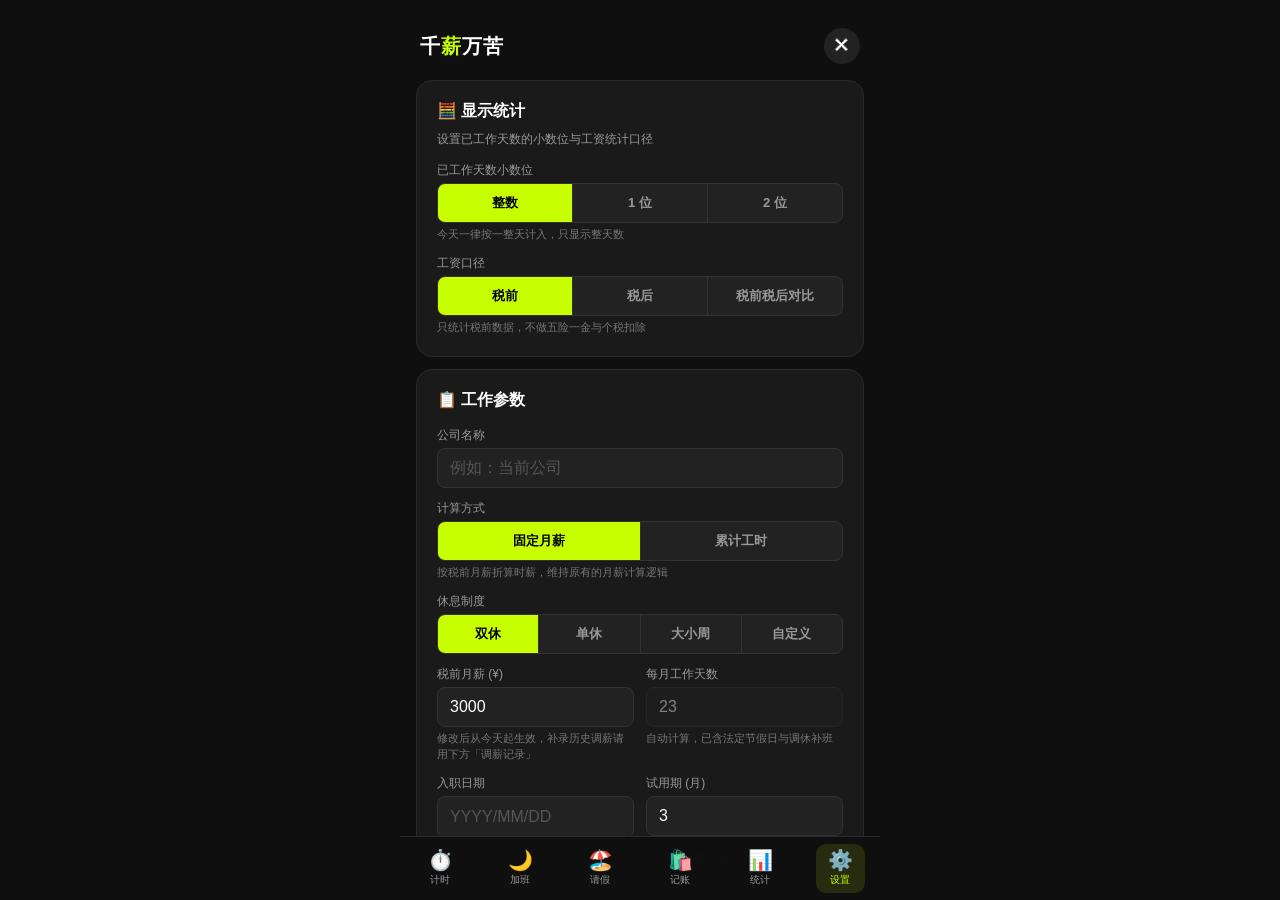
<file: index.html>
<!DOCTYPE html>
<html lang="zh-CN">
<head>
<meta charset="UTF-8">
<meta name="viewport" content="width=device-width, initial-scale=1.0, maximum-scale=1.0, user-scalable=no">
<meta name="color-scheme" content="dark">
<meta name="supported-color-schemes" content="dark">
<title>千薪万苦</title>

<link rel="icon" type="image/svg+xml" href="data:image/svg+xml,%3Csvg%20xmlns='http://www.w3.org/2000/svg'%20viewBox='0%200%2064%2064'%3E%3Crect%20width='64'%20height='64'%20rx='14'%20fill='%230f0f0f'/%3E%3Ccircle%20cx='32'%20cy='32'%20r='19'%20fill='none'%20stroke='%23c8ff00'%20stroke-width='5'/%3E%3Cpath%20d='M32%2020v13l9%206'%20fill='none'%20stroke='%23c8ff00'%20stroke-width='5'%20stroke-linecap='round'%20stroke-linejoin='round'/%3E%3C/svg%3E">
<link rel="apple-touch-icon" href="icons/apple-touch-icon.png">

<!-- 离线应用配置 -->
<link rel="manifest" href="manifest.json">
<meta name="theme-color" content="#0f0f0f">
<meta name="mobile-web-app-capable" content="yes">
<meta name="apple-mobile-web-app-capable" content="yes">
<meta name="apple-mobile-web-app-status-bar-style" content="black">
<meta name="apple-mobile-web-app-title" content="千薪万苦">

<link rel="stylesheet" href="css/index.css">

</head>
<body>
<div id="app">
  <!-- 计时主界面 -->
  <div class="screen active" id="screen-timer">
    <div class="header">
      <div class="logo">千<span>薪</span>万苦</div>
      <div class="header-actions">
        <button class="icon-btn" onclick="openShareModal()" aria-label="分享">
          <svg viewBox="0 0 24 24" fill="none" stroke="currentColor" stroke-width="2" stroke-linecap="round" stroke-linejoin="round">
            <path d="M4 12v7a2 2 0 0 0 2 2h12a2 2 0 0 0 2-2v-7"/>
            <path d="M12 16V3"/>
            <path d="m7 8 5-5 5 5"/>
          </svg>
        </button>
        <button class="icon-btn" onclick="switchScreen('settings')">⚙</button>
      </div>
    </div>
    <div class="timer-card">
      <div class="timer-status" id="workStatus">
        <span class="dot"></span>
        <span id="statusText">工作中</span>
        <span class="shift-badge" id="shiftBadge" style="display:none"></span>
        <span class="period-badge" id="periodBadge" style="display:none"></span>
        <span class="commute-badge" id="commuteBadge" style="display:none"></span>
      </div>
      <div class="timer-display" id="countdownDisplay">00:00:00</div>
      <div class="timer-label" id="countdownLabel">距离今天下班</div>
      <div class="timer-progress">
        <div class="timer-progress-fill" id="progressFill" style="width:0%"></div>
      </div>
      <div class="timer-range">
        <span id="startTimeLabel">09:00</span>
        <span id="endTimeLabel">18:00</span>
      </div>
      <div class="timer-quote" id="dailyQuote">今日格言：下班不是奖励，是应得。</div>
    </div>
    <div class="stats-grid">
      <!-- 对比口径下置于税后行上方，并列展示税前数据 -->
      <div class="stats-row" id="preTaxRow" style="display:none">
        <div class="stat-card compare">
          <span class="card-note">税前</span>
          <div class="label">今日已赚</div>
          <div class="value" id="preTaxEarnedToday">¥0.00</div>
          <div class="sub" id="preTaxHourly">¥0.00/小时</div>
          <div class="fx-name" id="preTaxFxName" style="display:none"></div>
          <div class="fx-sub" id="preTaxEarnedTodayFx" style="display:none"></div>
          <div class="fx-sub" id="preTaxHourlyFx" style="display:none"></div>
        </div>
        <div class="stat-card compare-flat">
          <span class="card-note">税前</span>
          <div class="label">本月已赚</div>
          <div class="value" id="preTaxMonthEarned">¥0.00</div>
          <div class="sub" id="preTaxMonthDays">已工作 0 天 / 22 天</div>
          <div class="fx-name" id="preTaxMonthFxName" style="display:none"></div>
          <div class="fx-sub" id="preTaxMonthEarnedFx" style="display:none"></div>
        </div>
      </div>
      <div class="stats-row" id="mainStatsRow">
        <div class="stat-card green">
          <span class="card-note" id="earnedTag">税前</span>
          <div class="label">今日已赚</div>
          <div class="value" id="earnedToday">¥0.00</div>
          <div class="sub" id="hourlyRate">¥0.00/小时</div>
          <div class="fx-name" id="earnedFxName" style="display:none"></div>
          <div class="fx-sub" id="earnedTodayFx" style="display:none"></div>
          <div class="fx-sub" id="earnedHourlyFx" style="display:none"></div>
        </div>
        <div class="stat-card gray net">
          <span class="card-note" id="monthTag">税前</span>
          <div class="label">本月已赚</div>
          <div class="value" id="homeMonthEarned">¥0.00</div>
          <div class="sub" id="homeMonthDays">已工作 0 天 / 22 天</div>
          <div class="fx-name" id="homeMonthFxName" style="display:none"></div>
          <div class="fx-sub" id="homeMonthEarnedFx" style="display:none"></div>
        </div>
      </div>
    </div>
    <div class="overtime-panel" id="homeOvertimePanel" style="display:none">
      <div class="overtime-panel-title"><span id="homeOvertimeTitle">🌙 加班费</span> <span class="overtime-panel-note" id="homeOvertimeNote"></span></div>
      <div class="overtime-panel-grid" id="homeOvertimeGrid"></div>
    </div>
    <div class="stats-more" onclick="selectStatsTab('data'); switchScreen('stats')">查看更多数据 →</div>
  </div>

  <!-- 统计界面 -->
  <div class="screen" id="screen-stats">
    <div class="header">
      <div class="logo">千<span>薪</span>万苦</div>
      <div class="header-actions">
        <button class="icon-btn" onclick="openShareModal()" aria-label="分享">
          <svg viewBox="0 0 24 24" fill="none" stroke="currentColor" stroke-width="2" stroke-linecap="round" stroke-linejoin="round">
            <path d="M4 12v7a2 2 0 0 0 2 2h12a2 2 0 0 0 2-2v-7"/>
            <path d="M12 16V3"/>
            <path d="m7 8 5-5 5 5"/>
          </svg>
        </button>
        <button class="icon-btn" onclick="switchScreen('settings')">⚙</button>
      </div>
    </div>
    <div class="section-title">一些不必严肃的统计</div>

    <div class="stats-tabs" id="statsTabs">
      <button type="button" class="stats-tab active" data-cat="data" onclick="selectStatsTab('data')">看一看</button>
      <button type="button" class="stats-tab" data-cat="calc" onclick="selectStatsTab('calc')">算一算</button>
    </div>

    <!-- 看一看 -->
    <div class="stats-panel active" data-cat="data">
      <div class="life-card">
        <span class="mode-badge" id="lifeModeBadge">税前</span>
        <h3>生命消耗大盘</h3>
        <div class="desc" id="lifeDesc">只算当前这份工作，从入职那天起你的生命就在按小时计价</div>
        <div class="seg-control" id="lifeScope">
          <button type="button" class="seg-btn active" data-scope="current" onclick="selectLifeScope('current')">当前工作</button>
          <button type="button" class="seg-btn" data-scope="all" onclick="selectLifeScope('all')">累计工作</button>
        </div>
        <div id="lifePanel"></div>
      </div>

      <div class="stats-card" id="monthTaxCard">
        <span class="period-badge" id="monthTaxBadge">正式期</span>
        <h3>本月扣缴明细</h3>
        <div class="desc" id="monthTaxDesc">按当前参数计算，个税为累计预扣法下的当月应扣</div>
        <div class="deduct-row"><span class="lbl">应发工资</span><span class="val" id="monthTaxGross">¥0.00</span></div>
        <div class="deduct-row"><span class="lbl">其中补贴</span><span class="val" id="monthTaxAllowance">¥0.00</span></div>
        <div class="deduct-row"><span class="lbl">社保个人</span><span class="val" id="monthTaxSocial">¥0.00</span></div>
        <div class="deduct-row"><span class="lbl">公积金个人</span><span class="val" id="monthTaxFund">¥0.00</span></div>
        <div class="deduct-row"><span class="lbl">个税（当月）</span><span class="val" id="monthTaxTax">¥0.00</span></div>
        <div class="deduct-row"><span class="lbl">个税（累计已缴）</span><span class="val" id="monthTaxCum">¥0.00</span></div>
        <div class="deduct-row total"><span class="lbl">实发工资</span><span class="val" id="monthTaxNet">¥0.00</span></div>
      </div>

      <div class="stats-card">
        <span class="mode-badge" id="hourlyModeBadge">税前</span>
        <h3>时薪波动曲线</h3>
        <div class="desc">每个点代表当月平均时薪：当月薪资（按当前工资口径）÷（每日计时工时 × 当月工作日数）；同月跨两段工作时按工作日加权，空档月显示为 0。</div>
        <div class="hourly-trend-head">
          <div class="hourly-trend-now">
            <span class="hourly-trend-val" id="hourlyTrendNow">¥0.00</span>
            <span class="hourly-trend-unit" id="hourlyTrendUnit">/ 小时 · 本月</span>
          </div>
          <div class="hourly-trend-delta" id="hourlyTrendDelta">与上月持平</div>
        </div>
        <div class="hourly-trend-chart" id="hourlyTrendChart"></div>
      </div>

      <div class="stats-card">
        <span class="mode-badge" id="monthModeBadge">税前</span>
        <h3>本月概览</h3>
        <div class="big-val" id="monthEarned">¥0.00</div>
        <div class="sub-val" id="monthDays">已工作 0 天 / 22 天</div>
        <div class="sub-val" id="prevMonthEarned" style="margin-top:4px">上月已赚 ¥0.00</div>
        <div class="overtime-line" id="monthOvertimeLine" style="display:none"></div>
        <div style="margin-top:16px">
          <div class="stats-bar-row">
            <span class="lbl">已赚</span>
            <div class="bar"><div class="bar-fill" id="monthEarnedBar" style="width:0%"></div></div>
            <span class="val" id="monthEarnedVal">¥0</span>
          </div>
          <div class="stats-bar-row">
            <span class="lbl">进度</span>
            <div class="bar"><div class="bar-fill" id="monthProgress" style="width:0%"></div></div>
            <span class="val" id="monthProgressVal">0%</span>
          </div>
          <div class="stats-bar-row">
            <span class="lbl">消费</span>
            <div class="bar"><div class="bar-fill spend" id="monthSpendBar" style="width:0%"></div></div>
            <span class="val" id="monthSpendVal">¥0</span>
          </div>
        </div>
      </div>

      <div class="stats-card">
        <span class="mode-badge" id="annualModeBadge">税前</span>
        <h3>年度概览</h3>
        <div class="big-val" id="annualEarned">¥0.00</div>
        <div class="sub-val" id="annualDays">已过 0 天 / 0 天</div>
        <div class="overtime-line" id="annualOvertimeLine" style="display:none"></div>
        <div style="margin-top:16px">
          <div class="stats-bar-row">
            <span class="lbl">已赚</span>
            <div class="bar"><div class="bar-fill" id="annualEarnedBar" style="width:0%"></div></div>
            <span class="val" id="annualEarnedVal">¥0</span>
          </div>
          <div class="stats-bar-row">
            <span class="lbl">进度</span>
            <div class="bar"><div class="bar-fill" id="annualProgress" style="width:0%"></div></div>
            <span class="val" id="annualProgressVal">0%</span>
          </div>
          <div class="stats-bar-row">
            <span class="lbl">剩余预计</span>
            <div class="bar"><div class="bar-fill" id="annualRemainBar" style="width:0%"></div></div>
            <span class="val" id="annualRemainVal">¥0</span>
          </div>
          <div class="stats-bar-row">
            <span class="lbl">消费</span>
            <div class="bar"><div class="bar-fill spend" id="annualSpendBar" style="width:0%"></div></div>
            <span class="val" id="annualSpendVal">¥0</span>
          </div>
        </div>
      </div>

      <div class="stats-card" id="achieveCard">
        <h3>🏅 成就墙</h3>
        <div class="desc" id="achieveDesc">打工路上的小里程碑，解锁后会一直留在这里</div>
        <div class="achieve-grid" id="achieveGrid"></div>
      </div>
    </div>

    <!-- 算一算 -->
    <div class="stats-panel" data-cat="calc">
      <div class="paid-leave-card">
        <h3>带薪离席</h3>
        <div class="desc">离开工位的时间，也是带薪的时间</div>
        <div class="paid-leave-timer" id="paidLeaveTimer">00:00:00</div>
        <div class="paid-leave-earned" id="paidLeaveEarned">¥0.00</div>
        <div class="paid-leave-count" id="paidLeaveCount">已记录 0 次</div>
        <div class="btn-row">
          <button class="btn btn-secondary" onclick="resetPaidLeave()">重置</button>
          <button class="btn btn-primary" id="paidLeaveBtn" onclick="togglePaidLeave()">开始计时</button>
        </div>
      </div>

      <div class="calc-card">
        <h3>反向计算器</h3>
        <div class="desc">摸鱼是在赚，熬班是在花 —— 自己挑个方向算</div>
        <div class="seg-control" id="calcMode">
          <button type="button" class="seg-btn active" data-mode="slack" onclick="selectCalcMode('slack')">摸鱼能白拿多少</button>
          <button type="button" class="seg-btn" data-mode="goal" onclick="selectCalcMode('goal')">赚到目标要熬多久</button>
        </div>
        <div class="field-group">
          <label id="calcInputLabel">想摸鱼多少小时</label>
          <input type="number" id="calcInput" value="1" min="0" step="0.5" placeholder="1" oninput="updateCalculator()">
        </div>
        <div class="cost-result">
          <div class="rate" id="calcResultValue">¥0.00</div>
          <div class="rate-label" id="calcResultLabel">白拿工资</div>
          <div class="usage" id="calcResultNote"></div>
        </div>
      </div>

      <div class="cost-card">
        <h3>设备使用成本</h3>
        <div class="desc">按购买时间自动折算每小时成本，可添加多台</div>
        <div id="deviceList"></div>
        <div class="add-device" onclick="addDevice()">+ 添加设备</div>
      </div>
    </div>
  </div>

  <!-- 加班界面 -->
  <div class="screen" id="screen-overtime">
    <div class="header">
      <div class="logo">千<span>薪</span>万苦</div>
      <div class="header-actions">
        <button class="icon-btn" onclick="openShareModal()" aria-label="分享">
          <svg viewBox="0 0 24 24" fill="none" stroke="currentColor" stroke-width="2" stroke-linecap="round" stroke-linejoin="round">
            <path d="M4 12v7a2 2 0 0 0 2 2h12a2 2 0 0 0 2-2v-7"/>
            <path d="M12 16V3"/>
            <path d="m7 8 5-5 5 5"/>
          </svg>
        </button>
        <button class="icon-btn" onclick="switchScreen('settings')">⚙</button>
      </div>
    </div>
    <div class="section-title">你的加班，换回来了多少</div>

    <div class="cost-card">
      <h3>🪫 加班设置</h3>
      <div class="desc">加班是给钱还是调休，金额是否计入计时页，以及卡片是否在计时页展示</div>
      <div class="cost-fields">
        <div class="field-group" style="grid-column:1 / -1">
          <label>计时页展示加班费卡片</label>
          <div class="seg-control" id="overtimePanelShow">
            <button type="button" class="seg-btn" data-show="auto" onclick="selectOvertimePanelShow('auto')">有则展示</button>
            <button type="button" class="seg-btn" data-show="always" onclick="selectOvertimePanelShow('always')">始终展示</button>
            <button type="button" class="seg-btn" data-show="off" onclick="selectOvertimePanelShow('off')">始终隐藏</button>
          </div>
          <div class="field-hint" id="overtimePanelShowHint"></div>
        </div>
        <div class="field-group">
          <label>加班结算方式</label>
          <div class="seg-control" id="overtimeSettle">
            <button type="button" class="seg-btn" data-settle="money" onclick="selectOvertimeSettle('money')">给钱</button>
            <button type="button" class="seg-btn" data-settle="leave" onclick="selectOvertimeSettle('leave')">调休</button>
          </div>
        </div>
        <div class="field-group">
          <label>加班金额计入计时页</label>
          <div class="seg-control" id="overtimeSync">
            <button type="button" class="seg-btn" data-sync="on" onclick="selectOvertimeSync(true)">计入</button>
            <button type="button" class="seg-btn" data-sync="off" onclick="selectOvertimeSync(false)">不计入</button>
          </div>
        </div>
        <div class="field-hint" id="overtimeSettleHint" style="grid-column:1 / -1"></div>
      </div>
    </div>

    <div class="cost-card">
      <h3 id="recordCardTitle">🌙 记一笔加班</h3>
      <div class="desc" id="recordCardDesc">按加班那天填。倍率选工作日 1.5、休息日 2、法定节假日 3，也可自定义</div>

      <div>
        <div class="cost-fields" style="grid-template-columns:1fr">
          <div class="field-group">
            <label>时长单位</label>
            <div class="seg-control" id="overtimeUnit">
              <button type="button" class="seg-btn active" data-unit="hour" onclick="selectOvertimeUnit('hour')">小时</button>
              <button type="button" class="seg-btn" data-unit="day" onclick="selectOvertimeUnit('day')">天</button>
            </div>
          </div>
        </div>
        <div class="cost-fields">
          <div class="field-group">
            <label id="overtimeDateLabel">加班日期</label>
            <input type="text" id="overtimeDate" class="picker-input" data-picker="date" readonly placeholder="YYYY/MM/DD">
          </div>
          <div class="field-group">
            <label id="overtimeSecondLabel">加班时长</label>
            <input type="number" id="overtimeAmount" min="0" step="0.5" oninput="updateOvertimePreview()">
            <input type="text" id="overtimeEndDate" class="picker-input" data-picker="date" readonly placeholder="YYYY/MM/DD" style="display:none" onchange="updateOvertimePreview()">
          </div>
        </div>
        <div class="cost-fields" id="overtimeRateGroup" style="grid-template-columns:1fr">
          <div class="field-group">
            <label>薪资倍率</label>
            <div class="seg-control" id="overtimeRateMode">
              <button type="button" class="seg-btn active" data-rate="1.5" onclick="selectOvertimeRate('1.5')">1.5</button>
              <button type="button" class="seg-btn" data-rate="2" onclick="selectOvertimeRate('2')">2</button>
              <button type="button" class="seg-btn" data-rate="3" onclick="selectOvertimeRate('3')">3</button>
              <button type="button" class="seg-btn" data-rate="custom" onclick="selectOvertimeRate('custom')">自定义</button>
            </div>
            <input type="number" id="overtimeRate" min="0" step="0.1" placeholder="输入倍率" style="display:none" oninput="updateOvertimePreview()">
          </div>
        </div>
        <div class="cost-result" id="overtimePreviewBox">
          <div class="rate" id="overtimePreview">¥0.00</div>
        </div>
        <div class="btn-row">
          <button class="btn btn-primary" onclick="addOvertime()">＋ 添加记录</button>
        </div>
      </div>
    </div>

    <div class="cost-card">
      <h3>加班记录</h3>
      <div class="desc" id="overtimeSummary">还没有记录。被留下加班的那天，回来记一笔。</div>
      <div id="overtimeList"></div>
    </div>
  </div>

  <!-- 请假界面 -->
  <div class="screen" id="screen-leave">
    <div class="header">
      <div class="logo">千<span>薪</span>万苦</div>
      <div class="header-actions">
        <button class="icon-btn" onclick="switchScreen('settings')">⚙</button>
      </div>
    </div>
    <div class="section-title">请假记录</div>

    <div class="ledger-card" style="padding:14px 16px">
      <div class="ledger-month-nav" style="margin-bottom:0">
        <button type="button" class="ledger-month-btn" onclick="shiftLeaveMonth(-1)" aria-label="上个月">‹</button>
        <div class="ledger-month-label" id="leaveMonthLabel" onclick="openLeaveMonthPicker()" title="点击快速选择月份"></div>
        <button type="button" class="ledger-month-btn" onclick="shiftLeaveMonth(1)" aria-label="下个月">›</button>
      </div>
    </div>

    <div class="ledger-summary">
      <div class="ledger-sum-item accent">
        <span>本月请假</span>
        <strong id="leaveMonthDays">0 天</strong>
      </div>
      <div class="ledger-sum-item">
        <span>带薪</span>
        <strong id="leaveMonthPaid">0 天</strong>
      </div>
      <div class="ledger-sum-item">
        <span>无薪</span>
        <strong id="leaveMonthUnpaid">0 天</strong>
      </div>
    </div>
    <div class="field-hint" id="leaveDeductHint" style="margin:-4px 0 12px"></div>

    <div class="cost-card">
      <h3>🏖️ 记一笔请假</h3>
      <div class="desc">按实际请假那天填。带薪假可手动填写计薪比例，100% 表示不扣工资</div>

      <div class="cost-fields" style="grid-template-columns:1fr">
        <div class="field-group">
          <label>请假类型</label>
          <select id="leaveKind" onchange="selectLeaveKind(this.value)">
            <option value="personal">事假</option>
            <option value="comp">调休</option>
            <option value="annual">年假</option>
            <option value="sick">病假</option>
            <option value="marriage">婚假</option>
            <option value="maternity">产假</option>
            <option value="paternity">陪产假</option>
            <option value="bereavement">丧假</option>
            <option value="parental">育儿假</option>
            <option value="injury">工伤假</option>
            <option value="other">其他</option>
          </select>
        </div>
      </div>

      <div class="cost-fields">
        <div class="field-group">
          <label>时长单位</label>
          <div class="seg-control" id="leaveRecUnit">
            <button type="button" class="seg-btn active" data-unit="hour" onclick="selectLeaveRecUnit('hour')">小时</button>
            <button type="button" class="seg-btn" data-unit="day" onclick="selectLeaveRecUnit('day')">天</button>
          </div>
        </div>
        <div class="field-group">
          <label>跳过自动通勤记账</label>
          <div class="seg-control" id="leaveSkipCommute">
            <button type="button" class="seg-btn active" data-skip="on" onclick="selectLeaveSkipCommute(true)">开启</button>
            <button type="button" class="seg-btn" data-skip="off" onclick="selectLeaveSkipCommute(false)">关闭</button>
          </div>
        </div>
      </div>

      <div class="cost-fields">
        <div class="field-group">
          <label id="leaveDateLabel">请假日期</label>
          <input type="text" id="leaveDate" class="picker-input" data-picker="date" readonly placeholder="YYYY/MM/DD">
        </div>
        <div class="field-group">
          <label id="leaveSecondLabel">请假时长</label>
          <input type="number" id="leaveAmount" min="0" step="0.5">
          <input type="text" id="leaveEndDate" class="picker-input" data-picker="date" readonly placeholder="YYYY/MM/DD" style="display:none">
        </div>
      </div>

      <div class="cost-fields">
        <div class="field-group">
          <label>是否带薪</label>
          <div class="seg-control" id="leaveRecPaid">
            <button type="button" class="seg-btn active" data-paid="unpaid" onclick="selectLeavePaid(false)">无薪</button>
            <button type="button" class="seg-btn" data-paid="paid" onclick="selectLeavePaid(true)">带薪</button>
          </div>
        </div>
        <div class="field-group" id="leaveRatioField">
          <label>计薪比例（%）</label>
          <input type="number" id="leavePaidRatio" min="0" max="100" step="0.1">
        </div>
      </div>

      <div class="btn-row">
        <button class="btn btn-primary" onclick="addLeaveRecord()">＋ 添加记录</button>
      </div>
    </div>

    <div class="cost-card">
      <h3>请假明细</h3>
      <div class="desc" id="leaveSummary"></div>
      <div id="leaveList"></div>
    </div>
  </div>

  <!-- 记账界面 -->
  <div class="screen" id="screen-ledger">
    <div class="header">
      <div class="logo">千<span>薪</span>万苦</div>
      <div class="header-actions">
        <button class="icon-btn" onclick="openShareModal()" aria-label="分享">
          <svg viewBox="0 0 24 24" fill="none" stroke="currentColor" stroke-width="2" stroke-linecap="round" stroke-linejoin="round">
            <path d="M4 12v7a2 2 0 0 0 2 2h12a2 2 0 0 0 2-2v-7"/>
            <path d="M12 16V3"/>
            <path d="m7 8 5-5 5 5"/>
          </svg>
        </button>
        <button class="icon-btn" onclick="switchScreen('settings')">⚙</button>
      </div>
    </div>

    <div class="ledger-tabs" id="ledgerTabs">
      <button type="button" class="ledger-tab active" data-tab="record" onclick="selectLedgerTab('record')">记账</button>
      <button type="button" class="ledger-tab" data-tab="stats" onclick="selectLedgerTab('stats')">图表</button>
    </div>

    <!-- 记账 -->
    <div class="ledger-panel active" data-tab="record">
      <div class="ledger-card">
        <div class="ledger-month-nav">
          <button type="button" class="ledger-month-btn" onclick="shiftLedgerMonth(-1)" aria-label="上个月">‹</button>
          <div class="ledger-month-label" id="ledgerMonthLabel" onclick="openLedgerMonthPicker()" title="点击快速选择月份"></div>
          <button type="button" class="ledger-month-btn" onclick="shiftLedgerMonth(1)" aria-label="下个月">›</button>
        </div>
        <div class="ledger-cal-weekdays">
          <span>一</span><span>二</span><span>三</span><span>四</span><span>五</span><span>六</span><span>日</span>
        </div>
        <div class="ledger-cal-grid" id="ledgerCalendarGrid"></div>
      </div>

      <div class="ledger-summary">
        <div class="ledger-sum-item accent">
          <span>本月支出</span>
          <strong id="ledgerMonthTotal">¥0.00</strong>
        </div>
        <div class="ledger-sum-item">
          <span>折算工作日</span>
          <strong id="ledgerMonthTime">—</strong>
        </div>
        <div class="ledger-sum-item">
          <span>记账笔数</span>
          <strong id="ledgerMonthCount">0 笔</strong>
        </div>
      </div>

      <div class="ledger-action-row">
        <button type="button" class="btn btn-primary ledger-add-btn" onclick="openLedgerForSelectedDate()">＋ 记一笔</button>
        <button type="button" class="btn btn-secondary ledger-recurring-btn" onclick="openLedgerRecurringModal()">周期支出</button>
      </div>

      <div class="section-title" id="ledgerListTitle">当日记录</div>
      <div id="ledgerMonthRecords"></div>
    </div>

    <!-- 图表 -->
    <div class="ledger-panel" data-tab="stats">
      <div class="ledger-month-nav">
        <button type="button" class="ledger-month-btn" onclick="shiftLedgerMonth(-1)" aria-label="上个月">‹</button>
        <div class="ledger-month-label" id="ledgerStatsMonthLabel" onclick="openLedgerMonthPicker()" title="点击快速选择月份"></div>
        <button type="button" class="ledger-month-btn" onclick="shiftLedgerMonth(1)" aria-label="下个月">›</button>
      </div>
      <div class="ledger-scope-tabs" id="ledgerScopeTabs">
        <button type="button" class="ledger-scope-tab active" data-scope="month" onclick="selectLedgerScope('month')">月度统计</button>
        <button type="button" class="ledger-scope-tab" data-scope="year" onclick="selectLedgerScope('year')">年度统计</button>
      </div>

      <div class="ledger-stat-card">
        <h3 id="ledgerStatsTitle">本月支出</h3>
        <div class="ledger-big" id="ledgerStatsTotal">¥0.00</div>
        <div class="ledger-sub" id="ledgerStatsTime">按当前时薪折算：—</div>
        <div class="ledger-salary-row">
          <div class="ledger-mini"><span id="ledgerStatsSalaryLabel">本月工资</span><strong id="ledgerStatsSalary">¥0.00</strong></div>
          <div class="ledger-mini"><span>剩余工资</span><strong id="ledgerStatsRemaining">¥0.00</strong></div>
        </div>
        <div class="ledger-mini-grid">
          <div class="ledger-mini"><span>日均支出</span><strong id="ledgerStatsAvg">¥0.00</strong></div>
          <div class="ledger-mini"><span>记账天数</span><strong id="ledgerStatsDays">0 天</strong></div>
          <div class="ledger-mini"><span id="ledgerStatsCountLabel">本月笔数</span><strong id="ledgerStatsCount">0 笔</strong></div>
          <div class="ledger-mini"><span>无消费天数</span><strong id="ledgerStatsFree">0 天</strong></div>
        </div>
      </div>

      <div class="ledger-stat-card">
        <h3>分类占比</h3>
        <div id="ledgerCategoryList"></div>
      </div>

      <div class="ledger-stat-card">
        <h3 id="ledgerTrendTitle">每日支出</h3>
        <div class="ledger-chart">
          <div class="ledger-chart-y" id="ledgerTrendYAxis"></div>
          <div class="ledger-chart-main">
            <div class="ledger-trend" id="ledgerTrendBars"></div>
            <div class="ledger-trend-axis" id="ledgerTrendAxis"></div>
          </div>
        </div>
        <div class="ledger-trend-tip" id="ledgerTrendTip">点按日期查看金额</div>
      </div>

      <div class="ledger-stat-card">
        <h3 id="ledgerTopTitle">本月之最</h3>
        <div id="ledgerTopList"></div>
      </div>
    </div>
  </div>

  <!-- 设置界面 -->
  <div class="screen" id="screen-settings">
    <div class="header">
      <div class="logo">千<span>薪</span>万苦</div>
      <button class="icon-btn" onclick="switchScreen('timer')">✕</button>
    </div>
    <div class="settings-card">
      <h3>🧮 显示统计</h3>
      <div class="desc">设置已工作天数的小数位与工资统计口径</div>
      <div class="settings-grid">
        <div class="field-group" style="grid-column:1/-1">
          <label>已工作天数小数位</label>
          <div class="seg-control" id="workedDaysDecimals">
            <button type="button" class="seg-btn" data-decimals="0" onclick="selectWorkedDaysDecimals(0)">整数</button>
            <button type="button" class="seg-btn" data-decimals="1" onclick="selectWorkedDaysDecimals(1)">1 位</button>
            <button type="button" class="seg-btn" data-decimals="2" onclick="selectWorkedDaysDecimals(2)">2 位</button>
          </div>
          <div class="field-hint" id="workedDaysDecimalsHint"></div>
        </div>
        <div class="field-group" style="grid-column:1/-1">
          <label>工资口径</label>
          <div class="seg-control" id="salaryMode">
            <button type="button" class="seg-btn" data-mode="gross" onclick="selectSalaryMode('gross')">税前</button>
            <button type="button" class="seg-btn" data-mode="net" onclick="selectSalaryMode('net')">税后</button>
            <button type="button" class="seg-btn" data-mode="compare" onclick="selectSalaryMode('compare')">税前税后对比</button>
          </div>
          <div class="field-hint" id="salaryModeHint"></div>
        </div>
      </div>
    </div>
    <div class="settings-card">
      <h3>📋 工作参数</h3>
      <div class="settings-grid">
        <div class="field-group" style="grid-column:1/-1">
          <label>公司名称</label>
          <input type="text" id="companyName" maxlength="20" placeholder="例如：当前公司">
        </div>
        <div class="field-group" style="grid-column:1/-1">
          <label>计算方式</label>
          <div class="seg-control" id="salaryCalcMode">
            <button type="button" class="seg-btn" data-mode="monthly" onclick="selectSalaryCalcMode('monthly')">固定月薪</button>
            <button type="button" class="seg-btn" data-mode="hourly" onclick="selectSalaryCalcMode('hourly')">累计工时</button>
          </div>
          <div class="field-hint" id="salaryCalcModeHint"></div>
        </div>
        <div class="field-group" style="grid-column:1/-1">
          <label>休息制度</label>
          <div class="seg-control" id="workDayMode">
            <button type="button" class="seg-btn" data-mode="double" onclick="selectWorkDayMode('double')">双休</button>
            <button type="button" class="seg-btn" data-mode="single" onclick="selectWorkDayMode('single')">单休</button>
            <button type="button" class="seg-btn" data-mode="bigsmall" onclick="selectWorkDayMode('bigsmall')">大小周</button>
            <button type="button" class="seg-btn" data-mode="custom" onclick="selectWorkDayMode('custom', true)">自定义</button>
          </div>
          <div class="field-hint" id="workDayModeHint"></div>
        </div>
        <div class="field-group" id="bigSmallWeekGroup" style="grid-column:1/-1; display:none">
          <label>本周类型</label>
          <div class="seg-control" id="bigSmallWeekType">
            <button type="button" class="seg-btn" data-week="big" onclick="selectBigSmallWeek('big')">双休周</button>
            <button type="button" class="seg-btn" data-week="small" onclick="selectBigSmallWeek('small')">单休周</button>
          </div>
          <div class="field-hint" id="bigSmallWeekHint"></div>
        </div>
        <div class="field-group">
          <label id="salaryInputLabel">税前月薪 (¥)</label>
          <input type="number" id="monthlySalary" min="0.01" step="0.01" placeholder="例如：3000" value="3000" oninput="updateProbationHint()">
          <div class="field-hint">修改后从今天起生效，补录历史调薪请用下方「调薪记录」</div>
        </div>
        <div class="field-group">
          <label>每月工作天数</label>
          <input type="number" id="workDaysPerMonth" placeholder="22" value="22">
          <div class="field-hint" id="workDaysHint"></div>
        </div>
        <div class="field-group" id="tieredRateGroup" style="grid-column:1/-1; display:none">
          <label>每月工时阶梯倍率</label>
          <div class="tier-list" id="tieredRateList"></div>
          <div class="btn-row">
            <button type="button" class="btn btn-primary" onclick="addRateTier()">＋ 添加一档</button>
          </div>
          <div class="field-hint" id="tieredRateHint"></div>
        </div>
        <div class="field-group">
          <label>入职日期</label>
          <input type="text" id="hireDate" class="picker-input" data-picker="date" readonly placeholder="YYYY/MM/DD" onchange="onProbationParamsChange()">
        </div>
        <div class="field-group">
          <label>试用期 (月)</label>
          <input type="number" id="probationMonths" step="0.1" min="0" oninput="onProbationParamsChange()">
        </div>
        <div class="field-group">
          <label>转正日期</label>
          <input type="text" id="regularDate" readonly disabled placeholder="YYYY/MM/DD">
        </div>
        <div class="field-group">
          <label>试用期薪资比例 (%)</label>
          <input type="number" id="probationRatio" step="1" oninput="updateProbationHint()" disabled>
        </div>
        <div class="field-group" style="grid-column:1/-1">
          <div class="field-hint" id="probationHint"></div>
        </div>
        <div class="field-group" id="startTimeGroup">
          <label>上班时间</label>
          <input type="text" id="startTime" class="picker-input" data-picker="time" readonly placeholder="HH:MM" value="09:00">
        </div>
        <div class="field-group" id="endTimeGroup">
          <label>下班时间</label>
          <input type="text" id="endTime" class="picker-input" data-picker="time" readonly placeholder="HH:MM" value="18:00">
        </div>
        <div class="field-group" id="lunchStartGroup">
          <label id="lunchStartLabel">午休开始</label>
          <input type="text" id="lunchStart" class="picker-input" data-picker="time" readonly placeholder="HH:MM" value="12:00">
        </div>
        <div class="field-group" id="lunchEndGroup">
          <label id="lunchEndLabel">午休结束</label>
          <input type="text" id="lunchEnd" class="picker-input" data-picker="time" readonly placeholder="HH:MM" value="13:00">
        </div>
        <div class="field-group" style="grid-column:1/-1">
          <label>班次轮换</label>
          <div class="seg-control" id="shiftRotationMode">
            <button type="button" class="seg-btn" data-on="off" onclick="selectShiftRotationEnabled(false)">关闭</button>
            <button type="button" class="seg-btn" data-on="on" onclick="selectShiftRotationEnabled(true)">开启</button>
          </div>
          <div class="field-hint" id="shiftRotationToggleHint">开启后按添加的班次顺序循环计时，关闭则沿用上方的固定上下班时间</div>
        </div>
        <div class="field-group" id="shiftRotationStartGroup" style="grid-column:1/-1; display:none">
          <label>轮换起始日（第一轮第一天）</label>
          <input type="text" id="shiftRotationStart" class="picker-input" data-picker="date" readonly placeholder="YYYY/MM/DD" onchange="persistSettings()">
        </div>
        <div class="field-group" id="shiftRotationListGroup" style="grid-column:1/-1; display:none">
          <div class="field-hint" id="shiftRotationModeHint">按自然日连续计算，休息日已包含在「连续天数」内，无需单独添加休息班次；当天是否上班仍按休息制度或自定义日历判定</div>
          <div class="shift-rotation-list" id="shiftRotationList"></div>
          <div class="btn-row">
            <button type="button" class="btn btn-primary" onclick="addShiftRotation()">＋ 添加班次</button>
          </div>
        </div>
        <div class="field-group" style="grid-column:1/-1">
          <div class="field-hint" id="shiftTimeHint"></div>
        </div>
      </div>
    </div>
    <div class="settings-card" id="taxCard">
      <h3>🧾 税后测算</h3>
      <div class="desc">填得越细估算越准，税后口径的时薪与统计都按这里的参数算出</div>
      <div class="settings-grid">
        <div class="settings-subhead">缴费基数</div>
        <div class="field-group">
          <label>社保基数（元）</label>
          <input type="number" id="socialBase" placeholder="留空=税前月薪">
        </div>
        <div class="field-group">
          <label>公积金基数（元）</label>
          <input type="number" id="fundBase" placeholder="留空=税前月薪">
        </div>
        <div class="settings-subhead">五险一金个人比例</div>
        <div class="field-group">
          <label>养老（%）</label>
          <input type="number" id="pensionRate" step="0.5" placeholder="8">
        </div>
        <div class="field-group">
          <label>医疗（%）</label>
          <input type="number" id="medicalRate" step="0.5" placeholder="2">
        </div>
        <div class="field-group">
          <label>失业（%）</label>
          <input type="number" id="unemploymentRate" step="0.1" placeholder="0.5">
        </div>
        <div class="field-group">
          <label>住房公积金（%）</label>
          <input type="number" id="fundRate" step="0.5" placeholder="12">
        </div>
        <div class="field-group">
          <label>大额医疗互助（元）</label>
          <input type="number" id="medicalExtra" placeholder="0">
        </div>
        <div class="field-group" style="grid-column:1/-1">
          <div class="field-hint">大额医疗互助为地方医保政策，非全国统一；部分城市（如北京）每月代扣 3 元，请按实际填写</div>
        </div>
        <div class="settings-subhead">专项附加扣除</div>
        <div class="field-group">
          <label>子女教育（元）</label>
          <input type="number" id="specialChild" placeholder="0">
        </div>
        <div class="field-group">
          <label>3岁以下婴幼儿照护（元）</label>
          <input type="number" id="specialBaby" placeholder="0">
        </div>
        <div class="field-group">
          <label>继续教育（元）</label>
          <input type="number" id="specialEducation" placeholder="0">
        </div>
        <div class="field-group">
          <label>住房贷款利息（元）</label>
          <input type="number" id="specialLoan" placeholder="0">
        </div>
        <div class="field-group">
          <label>住房租金（元）</label>
          <input type="number" id="specialRent" placeholder="0">
        </div>
        <div class="field-group">
          <label>赡养老人（元）</label>
          <input type="number" id="specialElder" placeholder="0">
        </div>
      </div>
    </div>
    <div class="settings-card">
      <h3>🚌 通勤时间</h3>
      <div class="desc">把上下班路上耗掉的时间也算进来，看看扣除通勤后的真实时薪</div>
      <div class="settings-grid">
        <div class="field-group">
          <label>纳入时薪计算</label>
          <div class="seg-control" id="commuteInHourly">
            <button type="button" class="seg-btn" data-on="on" onclick="selectCommuteInHourly(true)">开启</button>
            <button type="button" class="seg-btn" data-on="off" onclick="selectCommuteInHourly(false)">关闭</button>
          </div>
        </div>
        <div class="field-group">
          <label>计时方式</label>
          <div class="seg-control" id="commuteInputMode">
            <button type="button" class="seg-btn" data-mode="total" onclick="selectCommuteInputMode('total')">合计</button>
            <button type="button" class="seg-btn" data-mode="split" onclick="selectCommuteInputMode('split')">往返</button>
          </div>
        </div>
        <div class="field-group" id="commuteTotalField" style="grid-column:1/-1">
          <label>每日通勤合计 (分钟)</label>
          <input type="number" id="commuteMinutes" step="5" min="0" placeholder="0" oninput="updateCommuteHint()">
        </div>
        <div class="field-group" id="commuteMorningField" style="display:none">
          <label>去程 (分钟)</label>
          <input type="number" id="commuteMorning" step="5" min="0" placeholder="0" oninput="updateCommuteHint()">
        </div>
        <div class="field-group" id="commuteEveningField" style="display:none">
          <label>返程 (分钟)</label>
          <input type="number" id="commuteEvening" step="5" min="0" placeholder="0" oninput="updateCommuteHint()">
        </div>
        <div class="field-group" style="grid-column:1/-1">
          <div class="field-hint" id="commuteHint"></div>
        </div>
      </div>
    </div>
    <div class="settings-card">
      <h3>🎁 收入补贴</h3>
      <div class="desc">按月录入餐补、交通补、房补等，作为税前收入计入应发工资并参与个税测算</div>
      <div class="ledger-month-nav">
        <button type="button" class="ledger-month-btn" onclick="shiftAllowanceMonth(-1)" aria-label="上个月">‹</button>
        <div class="ledger-month-label" id="allowanceMonthLabel" onclick="openAllowanceMonthPicker()" title="点击快速选择月份"></div>
        <button type="button" class="ledger-month-btn" id="allowanceNextMonthBtn" onclick="shiftAllowanceMonth(1)" aria-label="下个月">›</button>
      </div>
      <div class="settings-grid">
        <div class="field-group">
          <label>补贴名称</label>
          <input type="text" id="allowanceName" maxlength="12" placeholder="例如：餐补">
        </div>
        <div class="field-group">
          <label>补贴金额 (¥)</label>
          <input type="number" id="allowanceAmount" min="0" step="0.01" placeholder="0.00">
        </div>
      </div>
      <div class="settings-grid" style="margin-top:12px">
        <div class="field-group">
          <label>下月是否同步</label>
          <div class="seg-control" id="allowanceRepeat">
            <button type="button" class="seg-btn active" data-repeat="on" onclick="selectAllowanceRepeat(true)">同步</button>
            <button type="button" class="seg-btn" data-repeat="off" onclick="selectAllowanceRepeat(false)">不同步</button>
          </div>
        </div>
        <div class="field-group">
          <label>是否计税</label>
          <div class="seg-control" id="allowanceTaxable">
            <button type="button" class="seg-btn active" data-taxable="on" onclick="selectAllowanceTaxable(true)">计税</button>
            <button type="button" class="seg-btn" data-taxable="off" onclick="selectAllowanceTaxable(false)">不计税</button>
          </div>
        </div>
        <div class="field-hint" style="grid-column:1/-1">计税补贴计入应发工资并参与个税测算，不计税只计入收入；开启同步后从下月起每月自动延续，可随时停止</div>
      </div>
      <div class="btn-row">
        <button type="button" class="btn btn-primary" onclick="addAllowance()">＋ 添加补贴</button>
      </div>
      <div class="allowance-total" id="allowanceTotal" style="display:none"></div>
      <div class="allowance-list" id="allowanceList"></div>
    </div>
    <div class="settings-card">
      <h3>📈 调薪记录</h3>
      <div class="desc">涨薪 / 降薪按生效日期记录，历史月份按当时薪资与缴费基数计算；固定月薪与累计工时的记录分开保存，互不影响</div>
      <div class="salary-record-list" id="salaryRecordList"></div>
      <div class="btn-row">
        <button type="button" class="btn btn-primary" onclick="openSalaryRecordModal('settings')">＋ 记录一次调薪</button>
      </div>
    </div>
    <div class="settings-card">
      <h3>🗂️ 历史工作</h3>
      <div class="desc">记录跳槽前的工作，生命消耗大盘、时薪波动曲线与收入统计会自动按工作经历分段计算</div>
      <div class="job-actions">
        <button type="button" class="btn btn-primary" onclick="event.stopPropagation(); addHistoryJob()">＋ 添加历史工作</button>
        <button type="button" class="btn btn-secondary" onclick="event.stopPropagation(); archiveCurrentJob()">归档当前工作</button>
      </div>
      <div class="job-list" id="jobHistoryList"></div>
    </div>
    <div class="settings-card">
      <h3>💱 外币显示</h3>
      <div class="desc">开启后，计时页会在人民币金额下附加所选外币的换算金额</div>
      <div class="settings-grid">
        <div class="field-group">
          <label>外币开关</label>
          <div class="seg-control" id="foreignEnabled">
            <button type="button" class="seg-btn" data-on="on" onclick="selectForeignEnabled(true)">开启</button>
            <button type="button" class="seg-btn" data-on="off" onclick="selectForeignEnabled(false)">关闭</button>
          </div>
        </div>
        <div class="field-group">
          <label>选择外币</label>
          <select id="foreignCurrencySelect" onchange="selectForeignCurrency(this.value)"></select>
        </div>
        <div class="field-hint" id="foreignHint" style="grid-column:1/-1"></div>
      </div>
    </div>
    <div class="settings-card">
      <h3>💾 数据备份</h3>
      <div class="desc">导出全部本地数据，或从备份文件恢复，便于换设备迁移</div>
      <div class="btn-row">
        <button type="button" class="btn btn-primary" onclick="triggerQxwkImport()">导入数据</button>
        <button type="button" class="btn btn-secondary" onclick="exportQxwkData()">导出数据</button>
      </div>
      <input type="file" id="qxwkImportFile" accept=".json,application/json" style="display:none" onchange="importQxwkData(event)">
      <div style="margin-top:10px;font-size:11px;color:#777;line-height:1.45">导入会覆盖当前所有本地数据，建议先导出备份；导入成功后页面会自动刷新</div>
    </div>
    <div class="settings-card about">
      <h3>ℹ 关于</h3>
      <p>
        千薪万苦 —— 把你的薪水变成看得见的时间。<br><br>
        灵感来自打工人的日常：每一分钟都在用生命换钱，每一笔消费都是在花上班时间买的。<br><br>
        数据存储在本地，不会上传任何服务器。<br><br>
        作者：高云强<br>
        邮箱：1176243316@qq.com<br>
        欢迎提出改进想法与建议，期待一起交流完善。
      </p>
      <div class="install-tip">
        <a href="javascript:void(0)" onclick="openAppInstallModal()">查看APP安装方式</a>
      </div>
    </div>
  </div>

  <!-- 底部导航栏 -->
  <div class="bottom-nav">
    <div class="nav-item active" data-screen="timer" onclick="switchScreen('timer')">
      <div class="nav-icon">⏱️</div>
      <div class="nav-label">计时</div>
    </div>
    <div class="nav-item" data-screen="overtime" onclick="switchScreen('overtime')">
      <div class="nav-icon">🌙</div>
      <div class="nav-label">加班</div>
    </div>
    <div class="nav-item" data-screen="leave" onclick="switchScreen('leave')">
      <div class="nav-icon">🏖️</div>
      <div class="nav-label">请假</div>
    </div>
    <div class="nav-item" data-screen="ledger" onclick="switchScreen('ledger')">
      <div class="nav-icon">🛍️</div>
      <div class="nav-label">记账</div>
    </div>
    <div class="nav-item" data-screen="stats" onclick="switchScreen('stats')">
      <div class="nav-icon">📊</div>
      <div class="nav-label">统计</div>
    </div>
    <div class="nav-item" data-screen="settings" onclick="switchScreen('settings')">
      <div class="nav-icon">⚙️</div>
      <div class="nav-label">设置</div>
    </div>
  </div>

  <!-- 自定义工作日弹窗 -->
  <div class="modal-overlay" id="customWorkdayModal">
    <div class="modal">
      <h3><span>自定义工作日</span> <button class="close" onclick="closeCustomWorkdayModal()">×</button></h3>
      <div style="font-size:12px;color:var(--text-dim);line-height:1.5;margin-bottom:12px">
        点击日期切换上班 / 休息，默认按双休预填。可用上方箭头切换月份，补录以前的工作日；各月日历分别保存，互不影响。
      </div>
      <div class="cal-head">
        <button type="button" class="cal-nav-btn" onclick="shiftCustomCalendarMonth(-1)" aria-label="上个月">‹</button>
        <span id="customCalendarTitle" onclick="openCustomMonthPicker()" title="点击快速选择月份"></span>
        <button type="button" class="cal-nav-btn" id="customNextMonth" onclick="shiftCustomCalendarMonth(1)" aria-label="下个月">›</button>
      </div>
      <div class="cal-weekdays">
        <span>一</span><span>二</span><span>三</span><span>四</span><span>五</span><span>六</span><span>日</span>
      </div>
      <div class="calendar-grid" id="customCalendarGrid"></div>
      <div class="field-hint" id="customWorkdayHint" style="margin-top:12px;font-size:11px;color:#777;line-height:1.45"></div>
      <div class="btn-row">
        <button class="btn btn-secondary" onclick="closeCustomWorkdayModal()">取消</button>
        <button class="btn btn-primary" onclick="saveCustomCalendar()">保存</button>
      </div>
    </div>
  </div>

  <!-- 自定义工作日：月份快速选择 -->
  <div class="modal-overlay" id="customMonthModal">
    <div class="modal month-picker-modal">
      <h3><span>选择月份</span> <button class="close" onclick="closeCustomMonthModal()">×</button></h3>
      <div class="month-picker-year">
        <button type="button" class="ledger-month-btn" onclick="shiftCustomPickerYear(-1)" aria-label="上一年">‹</button>
        <strong id="customPickerYear">2026 年</strong>
        <button type="button" class="ledger-month-btn" onclick="shiftCustomPickerYear(1)" aria-label="下一年">›</button>
      </div>
      <div class="month-picker-grid" id="customPickerMonths"></div>
    </div>
  </div>

  <!-- 加班记录编辑 -->
  <div class="modal-overlay" id="overtimeEditModal" onclick="if(event.target===this) closeOvertimeEdit()">
    <div class="modal">
      <h3><span>修改加班记录</span> <button class="close" onclick="closeOvertimeEdit()">×</button></h3>

      <div class="cost-fields" style="grid-template-columns:1fr">
        <div class="field-group">
          <label>时长单位</label>
          <div class="seg-control" id="oeUnit">
            <button type="button" class="seg-btn active" data-unit="hour" onclick="selectOvertimeEditUnit('hour')">小时</button>
            <button type="button" class="seg-btn" data-unit="day" onclick="selectOvertimeEditUnit('day')">天</button>
          </div>
        </div>
      </div>

      <div class="cost-fields">
        <div class="field-group">
          <label id="oeDateLabel">加班日期</label>
          <input type="text" id="oeDate" class="picker-input" data-picker="date" readonly placeholder="YYYY/MM/DD">
        </div>
        <div class="field-group">
          <label id="oeSecondLabel">加班时长</label>
          <input type="number" id="oeAmount" min="0" step="0.5">
          <input type="text" id="oeEndDate" class="picker-input" data-picker="date" readonly placeholder="YYYY/MM/DD" style="display:none">
        </div>
      </div>

      <div class="field-group" id="oeRateField">
        <label>薪资倍率</label>
        <input type="number" id="oeRate" min="0" step="0.1">
      </div>

      <div class="btn-row">
        <button class="btn btn-secondary" onclick="closeOvertimeEdit()">取消</button>
        <button class="btn btn-primary" onclick="saveOvertimeEdit()">保存修改</button>
      </div>
    </div>
  </div>

  <!-- 请假记录编辑 -->
  <div class="modal-overlay" id="leaveEditModal" onclick="if(event.target===this) closeLeaveEdit()">
    <div class="modal">
      <h3><span>修改请假记录</span> <button class="close" onclick="closeLeaveEdit()">×</button></h3>

      <div class="field-group" style="margin-bottom:14px">
        <label>请假类型</label>
        <select id="leKind" onchange="onLeaveEditKindChange()">
          <option value="personal">事假</option>
          <option value="comp">调休</option>
          <option value="annual">年假</option>
          <option value="sick">病假</option>
          <option value="marriage">婚假</option>
          <option value="maternity">产假</option>
          <option value="paternity">陪产假</option>
          <option value="bereavement">丧假</option>
          <option value="parental">育儿假</option>
          <option value="injury">工伤假</option>
          <option value="other">其他</option>
        </select>
      </div>

      <div class="cost-fields">
        <div class="field-group">
          <label>时长单位</label>
          <div class="seg-control" id="leUnit">
            <button type="button" class="seg-btn active" data-unit="hour" onclick="selectLeaveEditUnit('hour')">小时</button>
            <button type="button" class="seg-btn" data-unit="day" onclick="selectLeaveEditUnit('day')">天</button>
          </div>
        </div>
        <div class="field-group">
          <label>跳过自动通勤记账</label>
          <div class="seg-control" id="leSkipCommute">
            <button type="button" class="seg-btn" data-skip="on" onclick="selectLeaveEditSkipCommute(true)">开启</button>
            <button type="button" class="seg-btn" data-skip="off" onclick="selectLeaveEditSkipCommute(false)">关闭</button>
          </div>
        </div>
      </div>

      <div class="cost-fields">
        <div class="field-group">
          <label id="leDateLabel">请假日期</label>
          <input type="text" id="leDate" class="picker-input" data-picker="date" readonly placeholder="YYYY/MM/DD">
        </div>
        <div class="field-group">
          <label id="leSecondLabel">请假时长</label>
          <input type="number" id="leAmount" min="0" step="0.5">
          <input type="text" id="leEndDate" class="picker-input" data-picker="date" readonly placeholder="YYYY/MM/DD" style="display:none">
        </div>
      </div>

      <div class="cost-fields">
        <div class="field-group">
          <label>是否带薪</label>
          <div class="seg-control" id="lePaid">
            <button type="button" class="seg-btn" data-paid="unpaid" onclick="selectLeaveEditPaid(false)">无薪</button>
            <button type="button" class="seg-btn" data-paid="paid" onclick="selectLeaveEditPaid(true)">带薪</button>
          </div>
        </div>
        <div class="field-group">
          <label>计薪比例（%）</label>
          <input type="number" id="lePaidRatio" min="0" max="100" step="0.1">
        </div>
      </div>

      <div class="btn-row">
        <button class="btn btn-secondary" onclick="closeLeaveEdit()">取消</button>
        <button class="btn btn-primary" onclick="saveLeaveEdit()">保存修改</button>
      </div>
    </div>
  </div>

  <!-- APP 安装方式弹窗 -->
  <div class="modal-overlay" id="appInstallModal" onclick="if(event.target===this) closeAppInstallModal()">
    <div class="modal install-modal">
      <h3><span>APP 安装方式</span> <button class="close" onclick="closeAppInstallModal()">×</button></h3>
      <div class="install-group">
        <div class="install-title">苹果</div>
        <div class="install-sub">通过 PWA 方式进行安装</div>
        <ol class="install-steps">
          <li>Safari 浏览器打开 <a href="https://gaoyunqiang.netlify.app/" target="_blank" rel="noopener">https://gaoyunqiang.netlify.app</a></li>
          <li>点底部中间的分享按钮，往下滑</li>
          <li>找到「添加到主屏幕」</li>
        </ol>
      </div>
      <div class="install-group">
        <div class="install-title">安卓/鸿蒙</div>
        <div class="install-sub">通过 APK 方式进行安装</div>
        <ol class="install-steps">
          <li>安装包下载地址：<a href="https://wwbdq.lanzouq.com/i5F0Q4fro34d" target="_blank" rel="noopener">https://wwbdq.lanzouq.com/i5F0Q4fro34d</a></li>
          <li>密码：1234</li>
          <li>下载后直接安装即可（需允许「安装未知来源应用」）</li>
          <li>与网页版功能一致，数据同样仅保存在本机</li>
        </ol>
      </div>
    </div>
  </div>

  <!-- 成就详情弹窗 -->
  <div class="modal-overlay" id="achieveDetailModal" onclick="if(event.target===this) closeAchieveDetail()">
    <div class="modal achieve-modal">
      <h3><span id="achieveDetailTitle">成就详情</span> <button class="close" onclick="closeAchieveDetail()">×</button></h3>
      <div id="achieveDetailBody"></div>
    </div>
  </div>

  <!-- 记账明细弹窗 -->
  <div class="modal-overlay" id="ledgerModal">
    <div class="modal ledger-modal">
      <h3><span id="ledgerModalTitle">记账</span> <button class="close" onclick="closeLedgerModal()">×</button></h3>

      <div class="ledger-form-label">选择项目</div>
      <div class="ledger-cats" id="ledgerCats"></div>
      <div class="ledger-cats ledger-custom-cats" id="ledgerCustomCats"></div>

      <div class="ledger-custom-form" id="ledgerCustomForm" style="display:none">
        <input type="text" id="ledgerCustomName" maxlength="8" placeholder="自定义记账名称">
        <div class="ledger-icon-options" id="ledgerIconOptions"></div>
        <div class="ledger-custom-actions">
          <button type="button" class="btn btn-secondary" onclick="closeLedgerCustomForm()">取消</button>
          <button type="button" class="btn btn-primary" onclick="addLedgerCategory()">添加</button>
        </div>
      </div>

      <div class="ledger-pricing-block" id="ledgerPricingBlock" style="display:none">
        <div class="ledger-form-label">计费方式</div>
        <div class="seg-control" id="ledgerPricingModes">
          <button type="button" class="seg-btn active" data-mode="normal" onclick="selectLedgerPricingMode('normal')">普通</button>
          <button type="button" class="seg-btn" data-mode="bus" onclick="selectLedgerPricingMode('bus')">公交</button>
          <button type="button" class="seg-btn" data-mode="metro" onclick="selectLedgerPricingMode('metro')">地铁</button>
        </div>
        <div class="ledger-rule-row" id="ledgerPricingCityRow" style="display:none">
          <button type="button" class="ledger-rule-picker" onclick="openLedgerCityPicker()">
            <span id="ledgerPricingCityName">无折扣</span>
            <span class="ledger-rule-picker-arrow">▾</span>
          </button>
        </div>
        <div class="field-hint" id="ledgerPricingHint"></div>
      </div>

      <div class="ledger-amount-row">
        <span>¥</span>
        <input type="number" id="ledgerAmount" inputmode="decimal" step="0.01" min="0" placeholder="0.00" oninput="updateLedgerWorkPreview()">
      </div>
      <input type="text" class="ledger-note-input" id="ledgerNote" maxlength="30" placeholder="备注（可选）">

      <div class="ledger-work-preview" id="ledgerWorkPreview"></div>
      <button type="button" class="btn btn-primary ledger-submit" id="ledgerSubmitBtn" onclick="submitLedgerRecord()">记账</button>
    </div>
  </div>

  <!-- 月份快速选择 -->
  <div class="modal-overlay" id="ledgerMonthModal">
    <div class="modal month-picker-modal">
      <h3><span>选择月份</span> <button class="close" onclick="closeLedgerMonthModal()">×</button></h3>
      <div class="month-picker-year">
        <button type="button" class="ledger-month-btn" onclick="shiftLedgerPickerYear(-1)" aria-label="上一年">‹</button>
        <strong id="ledgerPickerYear">2026 年</strong>
        <button type="button" class="ledger-month-btn" onclick="shiftLedgerPickerYear(1)" aria-label="下一年">›</button>
      </div>
      <div class="month-picker-grid" id="ledgerPickerMonths"></div>
    </div>
  </div>

  <!-- 周期支出模板 -->
  <div class="modal-overlay" id="ledgerRecurringModal">
    <div class="modal ledger-recurring-modal">
      <h3><span>周期支出</span> <button class="close" onclick="closeLedgerRecurringModal()">×</button></h3>
      <div id="ledgerRecurringList"></div>
      <button type="button" class="btn btn-secondary ledger-recurring-add" onclick="openRecurringForm()">＋ 新增模板</button>
      <div class="ledger-recurring-form" id="ledgerRecurringForm" style="display:none"></div>
    </div>
  </div>

  <!-- 选择城市规则 -->
  <div class="modal-overlay" id="ledgerCityModal">
    <div class="modal ledger-recurring-modal">
      <h3><span id="ledgerCityTitle">选择城市</span> <button class="close" onclick="closeCityPicker()">×</button></h3>
      <input type="text" class="ledger-city-search" id="ledgerCitySearch" placeholder="搜索城市，例如：北京" oninput="renderCityPickerList(this.value)">
      <div class="ledger-city-list" id="ledgerCityList"></div>
    </div>
  </div>

  <!-- 历史工作录入弹窗 -->
  <div class="modal-overlay" id="jobHistoryModal">
    <div class="modal job-modal">
      <h3><span>历史工作</span> <button class="close" onclick="closeJobHistoryModal()">×</button></h3>

      <div class="settings-card job-modal-card">
        <h3>📋 工作参数</h3>
        <div class="settings-grid">
          <div class="field-group" style="grid-column:1/-1">
            <label>公司名称</label>
            <input type="text" id="hjName" maxlength="20" placeholder="例如：上一家公司">
          </div>
          <div class="field-group" style="grid-column:1/-1">
            <label>计算方式</label>
            <div class="seg-control" id="hjCalcMode">
              <button type="button" class="seg-btn" data-mode="monthly" onclick="selectJobModalCalcMode('monthly')">固定月薪</button>
              <button type="button" class="seg-btn" data-mode="hourly" onclick="selectJobModalCalcMode('hourly')">累计工时</button>
            </div>
          </div>
          <div class="field-group" style="grid-column:1/-1">
            <label>休息制度</label>
            <div class="seg-control" id="hjWorkDayMode">
              <button type="button" class="seg-btn" data-mode="double" onclick="selectJobModalWorkDayMode('double')">双休</button>
              <button type="button" class="seg-btn" data-mode="single" onclick="selectJobModalWorkDayMode('single')">单休</button>
              <button type="button" class="seg-btn" data-mode="bigsmall" onclick="selectJobModalWorkDayMode('bigsmall')">大小周</button>
              <button type="button" class="seg-btn" data-mode="custom" onclick="selectJobModalWorkDayMode('custom')">自定义</button>
            </div>
            <div class="field-hint">自定义日历沿用当前设置页保存的日历</div>
          </div>
          <div class="field-group">
            <label id="hjSalaryLabel">税前月薪 (¥)</label>
            <input type="number" id="hjSalary" min="0.01" step="0.01" placeholder="例如：8000">
          </div>
          <div class="field-group">
            <label>每月工作天数</label>
            <input type="number" id="hjWorkDays" disabled>
            <div class="field-hint">按离职月份自动计算</div>
          </div>
          <div class="field-group">
            <label>入职日期</label>
            <input type="text" id="hjHireDate" class="picker-input" data-picker="date" readonly placeholder="YYYY/MM/DD" oninput="updateJobModalRegularDate(); updateJobModalWorkDays()">
          </div>
          <div class="field-group">
            <label>离职日期</label>
            <input type="text" id="hjEndDate" class="picker-input" data-picker="date" readonly placeholder="YYYY/MM/DD" oninput="updateJobModalWorkDays()">
          </div>
          <div class="field-group">
            <label>试用期 (月)</label>
            <input type="number" id="hjProbationMonths" step="0.1" min="0" oninput="updateJobModalRegularDate()">
          </div>
          <div class="field-group">
            <label>转正日期</label>
            <input type="text" id="hjRegularDate" readonly disabled placeholder="YYYY/MM/DD">
          </div>
          <div class="field-group">
            <label>试用期薪资比例 (%)</label>
            <input type="number" id="hjProbationRatio" step="1">
          </div>
          <div class="field-group" style="grid-column:1/-1">
            <div class="settings-grid">
              <div class="field-group">
                <label>上班时间</label>
                <input type="text" id="hjStartTime" class="picker-input" data-picker="time" readonly placeholder="HH:MM">
              </div>
              <div class="field-group">
                <label>下班时间</label>
                <input type="text" id="hjEndTime" class="picker-input" data-picker="time" readonly placeholder="HH:MM">
              </div>
              <div class="field-group">
                <label>午休开始</label>
                <input type="text" id="hjLunchStart" class="picker-input" data-picker="time" readonly placeholder="HH:MM">
              </div>
              <div class="field-group">
                <label>午休结束</label>
                <input type="text" id="hjLunchEnd" class="picker-input" data-picker="time" readonly placeholder="HH:MM">
              </div>
            </div>
          </div>
        </div>
      </div>

      <div class="settings-card job-modal-card">
        <h3>🧾 税后测算</h3>
        <div class="desc">填得越细估算越准，默认沿用当前设置</div>
        <div class="settings-grid">
          <div class="settings-subhead">缴费基数</div>
          <div class="field-group">
            <label>社保基数（元）</label>
            <input type="number" id="hjSocialBase" placeholder="留空=月薪">
          </div>
          <div class="field-group">
            <label>公积金基数（元）</label>
            <input type="number" id="hjFundBase" placeholder="留空=月薪">
          </div>
          <div class="settings-subhead">五险一金个人比例</div>
          <div class="field-group">
            <label>养老（%）</label>
            <input type="number" id="hjPensionRate" step="0.5">
          </div>
          <div class="field-group">
            <label>医疗（%）</label>
            <input type="number" id="hjMedicalRate" step="0.5">
          </div>
          <div class="field-group">
            <label>失业（%）</label>
            <input type="number" id="hjUnemploymentRate" step="0.1">
          </div>
          <div class="field-group">
            <label>住房公积金（%）</label>
            <input type="number" id="hjFundRate" step="0.5">
          </div>
          <div class="field-group">
            <label>大额医疗互助（元）</label>
            <input type="number" id="hjMedicalExtra" placeholder="0">
          </div>
          <div class="settings-subhead">专项附加扣除</div>
          <div class="field-group">
            <label>子女教育（元）</label>
            <input type="number" id="hjSpecialChild" placeholder="0">
          </div>
          <div class="field-group">
            <label>3岁以下婴幼儿照护（元）</label>
            <input type="number" id="hjSpecialBaby" placeholder="0">
          </div>
          <div class="field-group">
            <label>继续教育（元）</label>
            <input type="number" id="hjSpecialEducation" placeholder="0">
          </div>
          <div class="field-group">
            <label>住房贷款利息（元）</label>
            <input type="number" id="hjSpecialLoan" placeholder="0">
          </div>
          <div class="field-group">
            <label>住房租金（元）</label>
            <input type="number" id="hjSpecialRent" placeholder="0">
          </div>
          <div class="field-group">
            <label>赡养老人（元）</label>
            <input type="number" id="hjSpecialElder" placeholder="0">
          </div>
        </div>
      </div>

      <div class="settings-card job-modal-card">
        <h3>🚌 通勤时间</h3>
        <div class="desc">把上下班路上耗掉的时间也算进来，看看扣除通勤后的真实时薪</div>
        <div class="settings-grid">
          <div class="field-group">
            <label>纳入时薪计算</label>
            <div class="seg-control" id="hjCommuteInHourly">
              <button type="button" class="seg-btn" data-on="on" onclick="selectJobModalCommuteInHourly(true)">开启</button>
              <button type="button" class="seg-btn" data-on="off" onclick="selectJobModalCommuteInHourly(false)">关闭</button>
            </div>
          </div>
          <div class="field-group">
            <label>计时方式</label>
            <div class="seg-control" id="hjCommuteMode">
              <button type="button" class="seg-btn" data-mode="total" onclick="selectJobModalCommuteMode('total')">合计</button>
              <button type="button" class="seg-btn" data-mode="split" onclick="selectJobModalCommuteMode('split')">往返</button>
            </div>
          </div>
          <div class="field-group" id="hjCommuteTotalField" style="grid-column:1/-1">
            <label>每日通勤合计 (分钟)</label>
            <input type="number" id="hjCommuteMinutes" step="5" min="0" placeholder="0">
          </div>
          <div class="field-group" id="hjCommuteMorningField">
            <label>去程 (分钟)</label>
            <input type="number" id="hjCommuteMorning" step="5" min="0" placeholder="0">
          </div>
          <div class="field-group" id="hjCommuteEveningField">
            <label>返程 (分钟)</label>
            <input type="number" id="hjCommuteEvening" step="5" min="0" placeholder="0">
          </div>
          <div class="field-group" style="grid-column:1/-1">
            <div class="field-hint" id="hjCommuteHint"></div>
          </div>
        </div>
      </div>

      <div class="settings-card job-modal-card">
        <h3>📈 调薪记录</h3>
        <div class="desc">按生效日期记录这段工作的薪资变化；固定月薪与累计工时分别保存，主薪资视为当前计算方式的最新一条</div>
        <div class="salary-record-list" id="hjSalaryRecordList"></div>
        <div class="btn-row">
          <button type="button" class="btn btn-primary" onclick="openSalaryRecordModal('job')">＋ 记录一次调薪</button>
        </div>
      </div>

      <div class="job-modal-actions">
        <button type="button" class="btn btn-secondary" onclick="closeJobHistoryModal()">取消</button>
        <button type="button" class="btn btn-primary" onclick="saveJobHistoryModal()">保存</button>
      </div>
    </div>
  </div>

  <!-- 调薪记录弹窗 -->
  <div class="modal-overlay" id="salaryRecordModal">
    <div class="modal salary-modal">
      <h3><span id="salaryRecordTitle">记录一次调薪</span> <button class="close" onclick="closeSalaryRecordModal()">×</button></h3>
      <div class="settings-grid">
        <div class="field-group" style="grid-column:1/-1">
          <label>生效日期</label>
          <input type="text" id="srEffectiveDate" class="picker-input" data-picker="date" readonly placeholder="YYYY/MM/DD">
        </div>
        <div class="field-group" style="grid-column:1/-1">
          <label id="srSalaryLabel">调整后税前月薪 (¥)</label>
          <input type="number" id="srSalary" min="0.01" step="0.01" placeholder="例如：12000">
        </div>
        <div class="field-group">
          <label>社保基数（元）</label>
          <input type="number" id="srSocialBase" placeholder="留空=当月工资">
        </div>
        <div class="field-group">
          <label>公积金基数（元）</label>
          <input type="number" id="srFundBase" placeholder="留空=当月工资">
        </div>
      </div>
      <div class="job-modal-actions">
        <button type="button" class="btn btn-secondary" onclick="closeSalaryRecordModal()">取消</button>
        <button type="button" class="btn btn-primary" onclick="saveSalaryRecordModal()">保存</button>
      </div>
    </div>
  </div>

  <!-- 分享弹窗 -->
  <div class="modal-overlay" id="shareModal">
    <div class="modal share-modal">
      <h3><span>分享今日战绩</span> <button class="close" onclick="closeShareModal()">×</button></h3>
      <div class="share-hint">点击选项勾选模块，长按拖动自定义顺序，至少保留一个</div>
      <div class="share-options" id="shareOptions">
        <button type="button" class="share-option active" data-section="countdown" onclick="toggleShareSection('countdown')">倒计时</button>
        <button type="button" class="share-option active" data-section="salary" onclick="toggleShareSection('salary')">薪资</button>
        <button type="button" class="share-option active" data-section="tax" onclick="toggleShareSection('tax')">扣缴明细</button>
        <button type="button" class="share-option active" data-section="commute" onclick="toggleShareSection('commute')">通勤</button>
        <button type="button" class="share-option active" data-section="overtime" onclick="toggleShareSection('overtime')">加班</button>
        <button type="button" class="share-option active" data-section="ledger" onclick="toggleShareSection('ledger')">记账</button>
        <button type="button" class="share-option active" data-section="life" onclick="toggleShareSection('life')">生命消耗</button>
        <button type="button" class="share-option active" data-section="year" onclick="toggleShareSection('year')">年度概览</button>
        <button type="button" class="share-option active" data-section="achieve" onclick="toggleShareSection('achieve')">成就墙</button>
      </div>
      <div class="share-preview">
        <img id="sharePreviewImg" alt="今日战绩分享图" title="点击放大查看" onclick="openShareImageViewer()">
      </div>
      <div class="share-preview-hint">点击图片可放大预览</div>
      <div class="share-actions">
        <button type="button" class="btn btn-primary" id="shareNativeBtn" onclick="shareNativeCard()">分享</button>
      </div>
    </div>
  </div>

  <!-- 分享图放大预览：点击图片进入，支持双指缩放、滚轮缩放与拖动 -->
  <div class="image-viewer" id="shareImageViewer">
    <div class="image-viewer-stage" id="shareViewerStage">
      <img id="shareViewerImg" alt="今日战绩分享图" draggable="false">
    </div>
    <button type="button" class="image-viewer-close" onclick="closeShareImageViewer()" aria-label="关闭预览">×</button>
    <div class="image-viewer-tools">
      <button type="button" onclick="zoomShareImageViewer(-1)" aria-label="缩小">−</button>
      <button type="button" class="image-viewer-zoom" id="shareViewerZoomLabel" onclick="resetShareImageViewer()">适应</button>
      <button type="button" onclick="zoomShareImageViewer(1)" aria-label="放大">＋</button>
    </div>
  </div>

  <!-- 统一日期 / 时间选择器 -->
  <div class="modal-overlay" id="pickerModal">
    <div class="modal picker-modal">
      <h3><span id="pickerTitle">选择日期</span> <button class="close" onclick="closePicker()">×</button></h3>

      <div id="pickerDateView">
        <div class="picker-nav">
          <div class="picker-nav-btns">
            <button type="button" onclick="shiftPickerYear(-1)" aria-label="上一年">«</button>
            <button type="button" onclick="shiftPickerMonth(-1)" aria-label="上个月">‹</button>
          </div>
          <div class="picker-month" id="pickerMonthLabel"></div>
          <div class="picker-nav-btns">
            <button type="button" onclick="shiftPickerMonth(1)" aria-label="下个月">›</button>
            <button type="button" onclick="shiftPickerYear(1)" aria-label="下一年">»</button>
          </div>
        </div>
        <div class="cal-weekdays">
          <span>一</span><span>二</span><span>三</span><span>四</span><span>五</span><span>六</span><span>日</span>
        </div>
        <div class="calendar-grid picker-grid" id="pickerGrid"></div>
        <div class="picker-quick">
          <button type="button" class="btn btn-secondary" onclick="pickToday()">今天</button>
          <button type="button" class="btn btn-secondary" onclick="clearPicker()">清除</button>
        </div>
      </div>

      <div id="pickerTimeView" style="display:none">
        <div class="picker-time-head"><span>时</span><span>分</span></div>
        <div class="picker-time-cols">
          <div class="picker-time-col" id="pickerHours"></div>
          <div class="picker-time-col" id="pickerMinutes"></div>
        </div>
        <div class="picker-quick">
          <button type="button" class="btn btn-secondary" onclick="pickNowTime()">现在</button>
        </div>
      </div>

      <div class="picker-actions">
        <button type="button" class="btn btn-secondary" onclick="closePicker()">取消</button>
        <button type="button" class="btn btn-primary" onclick="confirmPicker()">确定</button>
      </div>
    </div>
  </div>

  <!-- 统一确认弹窗 -->
  <div class="modal-overlay" id="confirmModal">
    <div class="modal confirm-modal">
      <h3><span id="confirmTitle">提示</span></h3>
      <div class="confirm-message" id="confirmMessage"></div>
      <div class="job-modal-actions">
        <button type="button" class="btn btn-secondary" id="confirmCancelBtn" onclick="resolveConfirm(false)">取消</button>
        <button type="button" class="btn btn-primary" id="confirmOkBtn" onclick="resolveConfirm(true)">确定</button>
      </div>
    </div>
  </div>

  <!-- 轻提示 -->
  <div class="toast" id="toast"></div>
</div>

<script src="js/index.js" defer></script>
</body>
</html>
</file>
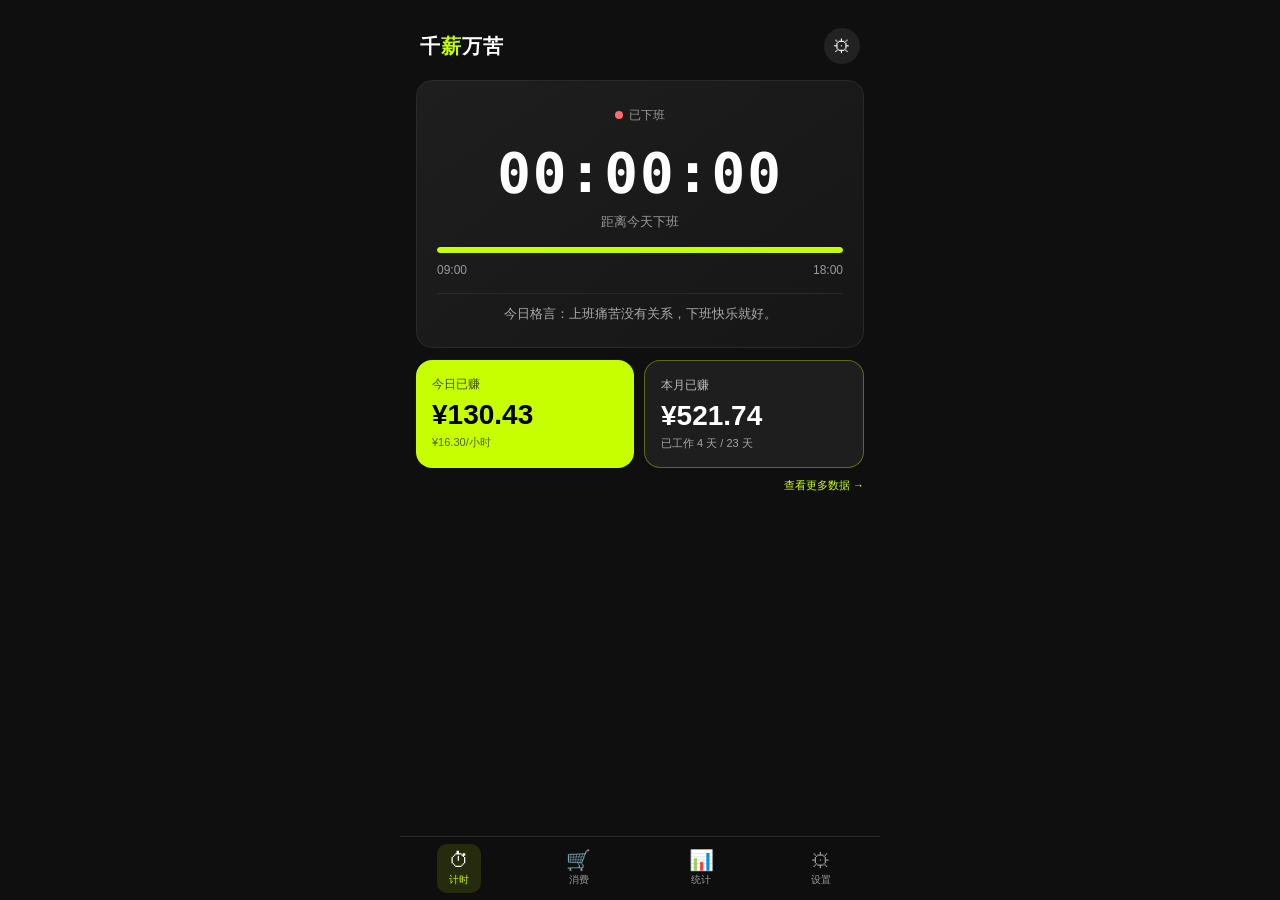
<file: 千薪万苦.html>
<!DOCTYPE html>
<html lang="zh-CN">
<head>
<meta charset="UTF-8">
<meta name="viewport" content="width=device-width, initial-scale=1.0">
<title>千薪万苦</title>

<link rel="icon" type="image/svg+xml" href="data:image/svg+xml,%3Csvg%20xmlns='http://www.w3.org/2000/svg'%20viewBox='0%200%2064%2064'%3E%3Crect%20width='64'%20height='64'%20rx='14'%20fill='%230f0f0f'/%3E%3Ccircle%20cx='32'%20cy='32'%20r='19'%20fill='none'%20stroke='%23c8ff00'%20stroke-width='5'/%3E%3Cpath%20d='M32%2020v13l9%206'%20fill='none'%20stroke='%23c8ff00'%20stroke-width='5'%20stroke-linecap='round'%20stroke-linejoin='round'/%3E%3C/svg%3E">

<style>
* { margin: 0; padding: 0; box-sizing: border-box; }

:root {
  color-scheme: dark; /* 让日期/时间选择器等原生控件跟随暗色主题 */
  --bg: #0f0f0f;
  --card: #1a1a1a;
  --card-light: #f5f5f5;
  --accent: #c8ff00;
  --accent-dim: #9bc200;
  --accent-dark: #1a1a1a;
  --compare: #a78bfa;      /* 税前对照色：紫罗兰，与主色（税后荧光绿）色相 + 明暗双重区分 */
  --compare-bg: #1e1830;   /* 对照色浅底（左侧卡片） */
  --compare-border: #463469;
  --compare-line: rgba(167, 139, 250, .35);  /* 对照色描边（右侧黑底卡片） */
  --text: #ffffff;
  --text-dim: #999;
  --text-dark: #333;
  --radius: 16px;
  --radius-sm: 10px;
  --screen-pad: 16px; /* .screen 内边距，sticky 分类栏需要用它抵消 */
}

body {
  font-family: -apple-system, "PingFang SC", "Microsoft YaHei", "Segoe UI", sans-serif;
  background: var(--bg);
  color: var(--text);
  overflow: hidden;
  user-select: none;
  -webkit-text-size-adjust: 100%;
  -webkit-tap-highlight-color: transparent;
}

#app {
  width: 100vw;
  height: 100vh;
  height: 100dvh; /* 移动端浏览器地址栏收缩时不留空白 */
  display: flex;
  flex-direction: column;
  max-width: 480px;
  margin: 0 auto;
  position: relative;
}

.screen {
  flex: 1;
  overflow-y: auto;
  padding: var(--screen-pad);
  padding-bottom: 80px;
  display: none;
}
.screen.active { display: block; }

.screen::-webkit-scrollbar { width: 4px; }
.screen::-webkit-scrollbar-thumb { background: #333; border-radius: 4px; }

/* Header */
.header {
  display: flex;
  justify-content: space-between;
  align-items: center;
  padding: 12px 4px 16px;
}
.header .logo {
  font-size: 20px;
  font-weight: 800;
  letter-spacing: 1px;
}
.header .logo span { color: var(--accent); }
.period-badge {
  font-size: 11px;
  font-weight: 700;
  padding: 2px 9px;
  border-radius: 999px;
  border: 1px solid var(--accent);
  background: var(--accent);
  color: #000;
  white-space: nowrap;
}
.period-badge.probation {
  color: var(--accent);
  border-color: #46520f;
  background: rgba(200, 255, 0, .08);
}
.header .icon-btn {
  width: 36px; height: 36px;
  border-radius: 50%;
  background: #222;
  border: none;
  color: var(--text);
  font-size: 18px;
  cursor: pointer;
  display: flex; align-items: center; justify-content: center;
  transition: background .2s;
}
.header .icon-btn:hover { background: #333; }

/* Timer Card */
.timer-card {
  background: linear-gradient(145deg, #1e1e1e, #161616);
  border-radius: var(--radius);
  padding: 24px 20px;
  text-align: center;
  border: 1px solid #2a2a2a;
}
.timer-status {
  display: inline-flex;
  align-items: center;
  gap: 6px;
  font-size: 12px;
  color: var(--text-dim);
  margin-bottom: 16px;
}
.timer-status .dot {
  width: 8px; height: 8px;
  border-radius: 50%;
  background: var(--accent);
  animation: pulse 2s infinite;
}
.timer-status.paused .dot { background: #ff6b6b; animation: none; }
@keyframes pulse {
  0%, 100% { opacity: 1; }
  50% { opacity: .4; }
}
.timer-display {
  font-size: 56px;
  font-weight: 700;
  font-variant-numeric: tabular-nums;
  letter-spacing: 2px;
  color: var(--text);
  margin-bottom: 8px;
  font-family: "SF Mono", "Consolas", monospace;
}
.timer-label {
  font-size: 13px;
  color: var(--text-dim);
  margin-bottom: 16px;
}
.timer-progress {
  width: 100%;
  height: 6px;
  background: #2a2a2a;
  border-radius: 3px;
  overflow: hidden;
  margin-bottom: 10px;
}
.timer-progress-fill {
  height: 100%;
  background: var(--accent);
  border-radius: 3px;
  transition: width .5s ease;
}
.timer-range {
  display: flex;
  justify-content: space-between;
  font-size: 12px;
  color: var(--text-dim);
  margin-bottom: 16px;
}
.timer-quote {
  font-size: 13px;
  color: #aaa;
  padding: 10px 0 0;
  border-top: 1px solid #2a2a2a;
  line-height: 1.5;
}

/* Stats Cards */
.stats-grid {
  display: grid;
  grid-auto-rows: 1fr; /* 每行等高：税后与税前两组卡片高度自动对齐 */
  column-gap: 10px;
  row-gap: 12px;
  margin-top: 12px;
}
.stats-row {
  display: flex;
  gap: 10px;
}
.stat-card {
  flex: 1;
  min-width: 0; /* 同上：避免卡片内长文本把 flex 项撑出容器 */
  border-radius: var(--radius);
  padding: 16px;
  position: relative;
}
.stat-card.green {
  background: var(--accent);
  color: #000;
}
.stat-card.gray {
  background: #1e1e1e;
  border: 1px solid #2a2a2a;
  color: var(--text);
}
/* 税后口径标识：灰色卡片描主色边框，与绿色卡片归为一组 */
.stat-card.net { border-color: rgba(200, 255, 0, .35); }
/* 税前对照卡片：左侧用对照色浅底，右侧沿用黑底 + 对照色描边，与上方税后行同构 */
.stat-card.compare {
  background: var(--compare-bg);
  border: 1px solid var(--compare-border);
}
.stat-card.compare-flat {
  background: #1e1e1e;
  border: 1px solid var(--compare-line);
}
.stat-card .label {
  font-size: 12px;
  /* 用颜色而非 opacity 变淡：opacity 会连带冲淡内部的「税前/税后」徽章 */
  color: rgba(255, 255, 255, .7);
  margin-bottom: 6px;
}
.stat-card.green .label {
  color: rgba(0, 0, 0, .7);
}
.stat-card .value {
  font-size: 28px;
  font-weight: 700;
  font-variant-numeric: tabular-nums;
}
.stat-card .sub {
  font-size: 11px;
  opacity: .6;
  margin-top: 4px;
}
.stat-card .icon {
  position: absolute;
  top: 12px; right: 12px;
  font-size: 16px;
  opacity: .5;
}
/* 卡片外的「查看更多数据」入口 */
.stats-more {
  display: block;
  margin-top: 10px;
  text-align: right;
  font-size: 11px;
  color: var(--accent);
  cursor: pointer;
}
/* 口径标注（税后/税前）挪到卡片右上角，改用纯文字，不再用胶囊徽章 */
.stat-card .card-note {
  position: absolute;
  top: 16px;
  right: 16px;
  font-size: 11px;
  letter-spacing: .02em;
}

/* 「税前」两处都在深底上，统一用对照紫，左右完全一致 */
.stat-card.compare .card-note,
.stat-card.compare-flat .card-note { color: var(--compare); }

/* Settings Screen */
.settings-card {
  background: #1a1a1a;
  border-radius: var(--radius);
  padding: 20px;
  margin-bottom: 12px;
  border: 1px solid #2a2a2a;
}
.settings-card h3 {
  font-size: 16px;
  margin-bottom: 16px;
  display: flex;
  align-items: center;
  gap: 8px;
}
.settings-card .desc {
  font-size: 12px;
  color: var(--text-dim);
  line-height: 1.5;
  margin: -8px 0 14px;
}

.settings-card.about {
  margin-top: 16px;
}
.settings-card.about p {
  font-size: 13px;
  color: var(--text-dim);
  line-height: 1.6;
}
.settings-subhead {
  grid-column: 1 / -1;
  font-size: 12px;
  font-weight: 600;
  color: var(--text-dim);
  margin-top: 4px;
}
.settings-grid {
  display: grid;
  grid-template-columns: 1fr 1fr;
  gap: 12px;
}
.field-group {
  display: flex;
  flex-direction: column;
  gap: 4px;
  min-width: 0; /* 作为 grid/flex 项时，默认 min-width:auto 会被输入框固有宽度撑开轨道 */
}
.field-group label {
  font-size: 12px;
  color: var(--text-dim);
}
.field-group .field-hint {
  font-size: 11px;
  color: #777;
  line-height: 1.45;
}
.field-group .field-hint:empty { display: none; }
.field-group input {
  background: #222;
  border: 1px solid #333;
  border-radius: 8px;
  padding: 10px 12px;
  color: var(--text);
  font-size: 16px; /* 移动端 16px 以下会触发 iOS Safari 聚焦自动放大 */
  font-variant-numeric: tabular-nums;
  outline: none;
  min-width: 0;
  transition: border-color .2s;
  user-select: text;
  -webkit-user-select: text;
}
.field-group input:focus { border-color: var(--accent); }
.field-group input[type="date"],
.field-group input[type="time"] {
  -webkit-appearance: none;
  appearance: none;
  min-height: 42px;
  line-height: 1.2;
}
.field-group input::placeholder { color: #555; }
.field-group input:disabled { opacity: .45; cursor: not-allowed; }

.btn-row {
  display: flex;
  gap: 10px;
  margin-top: 16px;
}
.btn {
  flex: 1;
  padding: 12px;
  border: none;
  border-radius: var(--radius-sm);
  font-size: 14px;
  font-weight: 600;
  cursor: pointer;
  transition: all .2s;
}
.btn-primary {
  background: var(--accent);
  color: #000;
}
.btn-primary:hover { background: var(--accent-dim); }
.btn-secondary {
  background: #2a2a2a;
  color: var(--text);
}
.btn-secondary:hover { background: #333; }
.btn-dark {
  background: #000;
  color: #fff;
}
.btn-dark:hover { background: #222; }

/* Consumption Screen */
.consumption-hero {
  text-align: center;
  padding: 24px 16px;
  margin-bottom: 16px;
}
.consumption-hero h2 {
  font-size: 22px;
  font-weight: 800;
  line-height: 1.4;
  margin-bottom: 8px;
}
.consumption-hero h2 span { color: var(--accent); }
.consumption-hero p {
  font-size: 13px;
  color: var(--text-dim);
}

.consumption-grid {
  display: grid;
  grid-template-columns: 1fr 1fr;
  gap: 10px;
}
.consumption-card {
  background: #1a1a1a;
  border: 1px solid #2a2a2a;
  border-radius: var(--radius-sm);
  padding: 14px;
  position: relative;
  cursor: pointer;
  transition: transform .15s, border-color .15s;
}
.consumption-card:hover {
  transform: translateY(-2px);
  border-color: var(--accent);
}
.consumption-card .item-name {
  font-size: 14px;
  font-weight: 600;
  margin-bottom: 6px;
}
.consumption-card .item-price {
  font-size: 18px;
  font-weight: 700;
  color: var(--accent);
  margin-bottom: 4px;
}
.consumption-card .item-time {
  font-size: 12px;
  color: var(--text-dim);
}
.consumption-card .item-time .mins {
  font-size: 20px;
  font-weight: 700;
  color: var(--text);
  margin-right: 4px;
}
.consumption-card .item-actions {
  display: flex;
  gap: 6px;
  margin-top: 10px;
  padding-top: 10px;
  border-top: 1px solid #262626;
}
.consumption-card .item-action {
  flex: 1;
  padding: 8px 0;
  border: none;
  border-radius: 8px;
  background: #262626;
  color: var(--text-dim);
  font-family: inherit;
  font-size: 12px;
  line-height: 1;
  cursor: pointer;
  transition: background .2s, color .2s;
}
.consumption-card .item-action:hover { background: #333; color: var(--text); }
.consumption-card .item-action.danger { color: #d98a8a; }
.consumption-card .item-action.danger:hover { background: #3a1f1f; color: #ff7b7b; }
.consumption-card .item-icon {
  font-size: 24px;
  margin-bottom: 8px;
}

.add-card {
  border: 2px dashed #333;
  background: transparent;
  display: flex;
  align-items: center;
  justify-content: center;
  font-size: 13px;
  color: var(--text-dim);
  cursor: pointer;
  min-height: 100px;
  transition: border-color .2s;
}
.add-card:hover { border-color: var(--accent); color: var(--accent); }

/* Paid Leave Timer */
.paid-leave-card {
  background: #1a1a1a;
  border: 1px solid #2a2a2a;
  border-radius: var(--radius);
  padding: 20px;
  margin-bottom: 12px;
}
.paid-leave-card h3 { font-size: 16px; margin-bottom: 4px; }
.paid-leave-card .desc { font-size: 12px; color: var(--text-dim); margin-bottom: 14px; }
.paid-leave-timer {
  font-size: 40px;
  font-weight: 800;
  color: var(--accent);
  font-variant-numeric: tabular-nums;
  font-family: "SF Mono", "Consolas", monospace;
  text-align: center;
  line-height: 1.2;
  margin-bottom: 4px;
}
.paid-leave-earned {
  font-size: 18px;
  font-weight: 700;
  text-align: center;
  margin-bottom: 4px;
}
.paid-leave-count {
  font-size: 12px;
  color: var(--text-dim);
  text-align: center;
  margin-bottom: 2px;
}

/* Device Cost */
.cost-card {
  background: #1a1a1a;
  border: 1px solid #2a2a2a;
  border-radius: var(--radius);
  padding: 20px;
  margin-bottom: 12px;
}
.cost-card h3 {
  font-size: 16px;
  margin-bottom: 4px;
}
.cost-card .desc {
  font-size: 12px;
  color: var(--text-dim);
  margin-bottom: 14px;
}
.cost-fields {
  display: grid;
  grid-template-columns: 1fr 1fr;
  gap: 10px;
  margin-bottom: 14px;
}
.cost-result {
  background: var(--accent);
  color: #000;
  border-radius: var(--radius-sm);
  padding: 14px;
  text-align: center;
}
.cost-result .rate {
  font-size: 24px;
  font-weight: 700;
}
.cost-result .rate-label {
  font-size: 12px;
  opacity: .7;
}
.cost-result .usage {
  font-size: 12px;
  opacity: .7;
  margin-top: 2px;
}
.device-item {
  position: relative;
  border-top: 1px solid #262626;
  margin-top: 14px;
}
.device-item:first-child {
  border-top: none;
  margin-top: 0;
}
.device-item .device-name {
  padding-right: 32px; /* 给右上角的删除按钮留位 */
  margin-bottom: 10px;
}
.device-item .device-del {
  position: absolute;
  top: 0; right: 0;
  width: 22px; height: 22px;
  border-radius: 50%;
  background: #2a2a2a;
  border: none;
  color: #999;
  font-size: 14px;
  line-height: 1;
  cursor: pointer;
}
.device-item .device-del:hover { background: #3a3a3a; color: #fff; }
.add-device {
  border: 2px dashed #333;
  border-radius: var(--radius-sm);
  padding: 10px;
  text-align: center;
  font-size: 13px;
  color: var(--text-dim);
  cursor: pointer;
  margin-top: 14px;
  transition: border-color .2s, color .2s;
}
.add-device:hover { border-color: var(--accent); color: var(--accent); }
.add-device.limit,
.add-device.limit:hover {
  border-color: #2a2a2a;
  color: #555;
  cursor: default;
}

/* Annual Trajectory */
.trajectory-card {
  background: #1a1a1a;
  border: 1px solid #2a2a2a;
  border-radius: var(--radius);
  padding: 20px;
  margin-bottom: 12px;
}
.trajectory-card h3 {
  font-size: 16px;
  margin-bottom: 4px;
}
.trajectory-card .desc {
  font-size: 12px;
  color: var(--text-dim);
  margin-bottom: 14px;
}
.trajectory-stats {
  display: flex;
  gap: 12px;
}
.trajectory-stat {
  flex: 1;
  text-align: center;
  padding: 10px;
  background: #222;
  border-radius: var(--radius-sm);
}
.trajectory-stat .val {
  font-size: 20px;
  font-weight: 700;
  color: var(--accent);
}
.trajectory-stat .lbl {
  font-size: 11px;
  color: var(--text-dim);
  margin-top: 2px;
}

/* Bottom Nav */
.bottom-nav {
  position: absolute;
  bottom: 0; left: 0; right: 0;
  height: 64px;
  background: rgba(15, 15, 15, .95);
  backdrop-filter: blur(20px);
  border-top: 1px solid #2a2a2a;
  display: flex;
  align-items: center;
  justify-content: space-around;
  padding-bottom: env(safe-area-inset-bottom);
}
.nav-item {
  display: flex;
  flex-direction: column;
  align-items: center;
  gap: 3px;
  cursor: pointer;
  padding: 6px 12px;
  border-radius: var(--radius-sm);
  transition: all .2s;
  color: var(--text-dim);
}
.nav-item.active {
  color: var(--text);
  background: rgba(200, 255, 0, .12);
}
.nav-item .nav-icon {
  font-size: 20px;
  line-height: 1;
}
.nav-item .nav-label {
  font-size: 10px;
  font-weight: 500;
}
.nav-item.active .nav-label { color: var(--accent); }

/* Modal */
.modal-overlay {
  display: none;
  position: fixed;
  top: 0; left: 0; right: 0; bottom: 0;
  background: rgba(0,0,0,.7);
  z-index: 100;
  padding: 16px 0;
  overflow-y: auto; /* tall modal: keep the buttons reachable on short screens */
}
.modal-overlay.show { display: flex; }
.modal {
  background: #1a1a1a;
  border-radius: var(--radius);
  padding: 24px;
  width: 90%;
  max-width: 360px;
  border: 1px solid #2a2a2a;
  margin: auto; /* stays centered, and scrolls instead of clipping when too tall */
}
.modal h3 {
  font-size: 18px;
  margin-bottom: 16px;
  display: flex;
  justify-content: space-between;
  align-items: center;
}
.modal h3 .close {
  cursor: pointer;
  color: var(--text-dim);
  font-size: 22px;
  background: none;
  border: none;
}
.modal-fields {
  display: flex;
  flex-direction: column;
  gap: 12px;
  margin-bottom: 16px;
}

/* Emoji picker */
.emoji-picker {
  display: grid;
  grid-template-columns: repeat(6, 1fr);
  gap: 6px;
  margin-top: 2px;
}
.emoji-option {
  height: 42px;
  display: flex;
  align-items: center;
  justify-content: center;
  padding: 0;
  font-size: 20px;
  line-height: 1;
  background: #222;
  border: 1px solid #333;
  border-radius: 8px;
  cursor: pointer;
  transition: border-color .2s, background .2s;
}
.emoji-option:hover { border-color: var(--accent-dim); }
.emoji-option.active {
  border-color: var(--accent);
  background: rgba(200, 255, 0, .12);
}

/* Toast */
.toast {
  position: fixed;
  bottom: 80px;
  left: 50%;
  transform: translateX(-50%) translateY(20px);
  background: #333;
  color: #fff;
  padding: 10px 20px;
  border-radius: 20px;
  font-size: 13px;
  opacity: 0;
  transition: all .3s;
  z-index: 200;
  pointer-events: none;
  max-width: 88%;
  text-align: center;
  line-height: 1.4;
}
.toast.show {
  opacity: 1;
  transform: translateX(-50%) translateY(0);
}

/* Section title */
.section-title {
  font-size: 14px;
  color: var(--text-dim);
  margin: 16px 0 8px;
  padding: 0 4px;
}

/* Stats Screen */
.stats-card {
  background: #1a1a1a;
  border: 1px solid #2a2a2a;
  border-radius: var(--radius);
  padding: 20px;
  margin-bottom: 12px;
}
.stats-card h3 {
  font-size: 15px;
  margin-bottom: 12px;
  color: var(--text-dim);
}
.stats-card .big-val {
  font-size: 36px;
  font-weight: 700;
  color: var(--accent);
  margin-bottom: 4px;
}
.stats-card .sub-val {
  font-size: 13px;
  color: var(--text-dim);
}
.stats-bar-row {
  display: flex;
  align-items: center;
  gap: 10px;
  margin-bottom: 10px;
}
.stats-bar-row .lbl {
  width: 60px;
  font-size: 12px;
  color: var(--text-dim);
}
.stats-bar-row .bar {
  flex: 1;
  height: 8px;
  background: #222;
  border-radius: 4px;
  overflow: hidden;
}
.stats-bar-row .bar-fill {
  height: 100%;
  background: var(--accent);
  border-radius: 4px;
}
.stats-bar-row .val {
  width: 70px;
  text-align: right;
  font-size: 12px;
  font-variant-numeric: tabular-nums;
}

/* 统计页分类切换：卡片越加越多，按分类分屏展示，避免无限下拉 */
.stats-tabs {
  position: sticky;
  /* 抵消 .screen 的上内边距，滚动时才能贴住顶部，不留缝隙让卡片透出来 */
  top: calc(-1 * var(--screen-pad));
  z-index: 5;
  display: flex;
  gap: 6px;
  padding: 8px 0 12px;
  background: var(--bg);
}
.stats-tab {
  flex: 1;
  min-width: 0;
  padding: 9px 4px;
  font-family: inherit;
  font-size: 13px;
  font-weight: 600;
  white-space: nowrap;
  color: var(--text-dim);
  background: #1a1a1a;
  border: 1px solid #2a2a2a;
  border-radius: 999px;
  cursor: pointer;
  transition: background .15s, color .15s, border-color .15s;
}
.stats-tab:hover { border-color: #3a3a3a; color: var(--text); }
.stats-tab.active {
  background: var(--accent);
  border-color: var(--accent);
  color: #000;
}
.stats-panel { display: none; }
.stats-panel.active {
  display: block;
  animation: statsPanelIn .22s ease;
}
@keyframes statsPanelIn {
  from { opacity: 0; transform: translateY(6px); }
  to { opacity: 1; transform: none; }
}

/* 生命消耗大盘 */
.life-card {
  background: linear-gradient(160deg, #1f1f1f, #141414);
  border: 1px solid #2a2a2a;
  border-radius: var(--radius);
  padding: 20px;
  margin-bottom: 12px;
  position: relative;
  overflow: hidden;
}
.life-card::before {
  content: '';
  position: absolute;
  top: 0; left: 0; right: 0;
  height: 2px;
  background: linear-gradient(90deg, var(--accent), rgba(200, 255, 0, 0));
}
.life-card h3 { font-size: 16px; margin-bottom: 4px; }
.life-card .desc { font-size: 12px; color: var(--text-dim); margin-bottom: 14px; }

.life-hero {
  background: #000;
  border: 1px solid #262626;
  border-radius: var(--radius-sm);
  padding: 18px 14px;
  text-align: center;
  margin-top: 14px;
}
.life-hero .life-hours {
  font-size: 40px;
  font-weight: 800;
  color: var(--accent);
  font-variant-numeric: tabular-nums;
  font-family: "SF Mono", "Consolas", monospace;
  line-height: 1.1;
}
.life-hero .life-hours .unit {
  font-size: 15px;
  font-weight: 600;
  color: var(--accent-dim);
  margin-left: 4px;
}
.life-hero .life-hours-label {
  font-size: 12px;
  color: var(--text-dim);
  margin-top: 6px;
}
.life-roast {
  font-size: 13px;
  color: #bbb;
  line-height: 1.7;
  margin-top: 14px;
  padding-top: 12px;
  border-top: 1px dashed #333;
}
.life-roast .hl { color: var(--accent); font-weight: 700; }

.life-grid {
  display: grid;
  grid-template-columns: repeat(3, 1fr);
  gap: 8px;
  margin-top: 12px;
}
.life-stat {
  background: #222;
  border-radius: var(--radius-sm);
  padding: 10px 4px;
  text-align: center;
  min-width: 0;
}
.life-stat .v {
  font-size: 16px;
  font-weight: 700;
  font-variant-numeric: tabular-nums;
  white-space: nowrap;
  overflow: hidden;
  text-overflow: ellipsis;
}
.life-stat .v small { font-size: 11px; font-weight: 400; color: var(--text-dim); }
.life-stat .k { font-size: 11px; color: var(--text-dim); margin-top: 3px; }
.life-empty {
  font-size: 12px;
  color: #777;
  text-align: center;
  line-height: 1.6;
  padding: 14px 0 4px;
}

/* 反向计算器 */
.calc-card {
  background: #1a1a1a;
  border: 1px solid #2a2a2a;
  border-radius: var(--radius);
  padding: 20px;
  margin-bottom: 12px;
}
.calc-card h3 { font-size: 16px; margin-bottom: 4px; }
.calc-card .desc { font-size: 12px; color: var(--text-dim); margin-bottom: 14px; }
.calc-card .field-group { margin-top: 12px; }
.calc-card .cost-result { margin-top: 12px; }

/* Segmented control (休息制度) */
.seg-control {
  display: flex;
  background: #222;
  border: 1px solid #333;
  border-radius: 8px;
  overflow: hidden;
}
.seg-btn {
  flex: 1;
  padding: 10px 0;
  border: none;
  background: transparent;
  color: var(--text-dim);
  font-size: 13px;
  font-weight: 600;
  cursor: pointer;
  transition: all .15s;
}
.seg-btn + .seg-btn { border-left: 1px solid #333; }
.seg-btn.active {
  background: var(--accent);
  color: #000;
}

/* 移动端适配：窄屏下日期/数字输入并排会挤，改为单列 */
@media (max-width: 380px) {
  :root { --screen-pad: 12px; }
  .cost-fields { grid-template-columns: 1fr; }
  .settings-grid { grid-template-columns: 1fr; }
  .timer-display { font-size: 48px; letter-spacing: 1px; }
  .consumption-card { padding: 12px; }
  /* 金额位数多时 28px 会顶出卡片，窄屏缩小并收紧内边距 */
  .stat-card { padding: 12px; }
  .stat-card .value { font-size: 22px; }
}
/* 横屏 / 矮屏：避免计时卡片把内容顶出屏幕 */
@media (max-height: 560px) {
  .timer-card { padding: 16px; }
  .timer-display { font-size: 40px; }
}
</style>

</head>
<body>
<div id="app">
  <!-- Timer Screen -->
  <div class="screen active" id="screen-timer">
    <div class="header">
      <div class="logo">千<span>薪</span>万苦</div>
      <button class="icon-btn" onclick="switchScreen('settings')">⚙</button>
    </div>
    <div class="timer-card">
      <div class="timer-status" id="workStatus">
        <span class="dot"></span>
        <span id="statusText">工作中</span>
        <span class="period-badge" id="periodBadge" style="display:none"></span>
      </div>
      <div class="timer-display" id="countdownDisplay">00:00:00</div>
      <div class="timer-label" id="countdownLabel">距离今天下班</div>
      <div class="timer-progress">
        <div class="timer-progress-fill" id="progressFill" style="width:0%"></div>
      </div>
      <div class="timer-range">
        <span id="startTimeLabel">09:00</span>
        <span id="endTimeLabel">18:00</span>
      </div>
      <div class="timer-quote" id="dailyQuote">今日格言：下班不是奖励，是应得。</div>
    </div>
    <div class="stats-grid">
      <div class="stats-row">
        <div class="stat-card green">
          <span class="card-note" id="earnedTag" style="display:none">税后</span>
          <div class="label">今日已赚</div>
          <div class="value" id="earnedToday">¥0.00</div>
          <div class="sub" id="hourlyRate">¥0.00/小时</div>
        </div>
        <div class="stat-card gray net">
          <span class="card-note" id="monthTag" style="display:none">税后</span>
          <div class="label">本月已赚</div>
          <div class="value" id="homeMonthEarned">¥0.00</div>
          <div class="sub" id="homeMonthDays">已工作 0 天 / 22 天</div>
        </div>
      </div>
      <!-- 税后口径下额外展示税前数据，卡片格式与上方税后卡片一致 -->
      <div class="stats-row" id="preTaxRow" style="display:none">
        <div class="stat-card compare">
          <span class="card-note">税前</span>
          <div class="label">今日已赚</div>
          <div class="value" id="preTaxEarnedToday">¥0.00</div>
          <div class="sub" id="preTaxHourly">¥0.00/小时</div>
        </div>
        <div class="stat-card compare-flat">
          <span class="card-note">税前</span>
          <div class="label">本月已赚</div>
          <div class="value" id="preTaxMonthEarned">¥0.00</div>
          <div class="sub" id="preTaxMonthDays">已工作 0 天 / 22 天</div>
        </div>
      </div>
    </div>
    <div class="stats-more" onclick="selectStatsTab('data'); switchScreen('stats')">查看更多数据 →</div>
  </div>

  <!-- Consumption Screen -->
  <div class="screen" id="screen-consumption">
    <div class="header">
      <div class="logo">千<span>薪</span>万苦</div>
      <button class="icon-btn" onclick="switchScreen('settings')">⚙</button>
    </div>
    <div class="consumption-hero">
      <h2>你买的不是东西<br>是<span>上班时间</span>。</h2>
      <p>每一笔消费，都等于你用生命换来的工作时间</p>
    </div>
    <div class="consumption-grid" id="consumptionGrid"></div>
    <div class="add-card" id="addCard" onclick="openAddModal()">
      + 添加新消费项目
    </div>
  </div>

  <!-- Stats Screen -->
  <div class="screen" id="screen-stats">
    <div class="header">
      <div class="logo">千<span>薪</span>万苦</div>
      <button class="icon-btn" onclick="switchScreen('settings')">⚙</button>
    </div>
    <div class="section-title">一些不必严肃的统计</div>

    <div class="stats-tabs" id="statsTabs">
      <button type="button" class="stats-tab active" data-cat="data" onclick="selectStatsTab('data')">看一看</button>
      <button type="button" class="stats-tab" data-cat="calc" onclick="selectStatsTab('calc')">算一算</button>
    </div>

    <!-- 看一看 -->
    <div class="stats-panel active" data-cat="data">
      <div class="stats-card">
        <h3>本月概览</h3>
        <div class="big-val" id="monthEarned">¥0.00</div>
        <div class="sub-val" id="monthDays">已工作 0 天 / 22 天</div>
        <div style="margin-top:16px">
          <div class="stats-bar-row">
            <span class="lbl">已赚</span>
            <div class="bar"><div class="bar-fill" id="monthEarnedBar" style="width:0%"></div></div>
            <span class="val" id="monthEarnedVal">¥0</span>
          </div>
          <div class="stats-bar-row">
            <span class="lbl">进度</span>
            <div class="bar"><div class="bar-fill" id="monthProgress" style="width:0%"></div></div>
            <span class="val" id="monthProgressVal">0%</span>
          </div>
        </div>
      </div>

      <div class="trajectory-card">
        <h3>年度工资轨迹</h3>
        <div class="desc">今年你已通过上班换来了多少</div>
        <div class="trajectory-stats">
          <div class="trajectory-stat">
            <div class="val" id="annualEarned">¥0</div>
            <div class="lbl">年度已赚</div>
          </div>
          <div class="trajectory-stat">
            <div class="val" id="annualDays">0天</div>
            <div class="lbl">已过工作日</div>
          </div>
          <div class="trajectory-stat">
            <div class="val" id="annualRemain">¥0</div>
            <div class="lbl">剩余预计</div>
          </div>
        </div>
      </div>
    </div>

    <!-- 算一算 -->
    <div class="stats-panel" data-cat="calc">
      <div class="life-card">
        <h3>生命消耗大盘</h3>
        <div class="desc">从入职那天起，你的生命就在按小时计价</div>
        <div class="field-group">
          <label>入职日期</label>
          <input type="date" id="hireDateInput" onchange="setHireDate(this.value)">
        </div>
        <div id="lifePanel"></div>
      </div>

      <div class="calc-card">
        <h3>反向计算器</h3>
        <div class="desc">摸鱼是在赚，熬班是在花 —— 自己挑个方向算</div>
        <div class="seg-control" id="calcMode">
          <button type="button" class="seg-btn active" data-mode="slack" onclick="selectCalcMode('slack')">摸鱼能白拿多少</button>
          <button type="button" class="seg-btn" data-mode="goal" onclick="selectCalcMode('goal')">赚到目标要熬多久</button>
        </div>
        <div class="field-group">
          <label id="calcInputLabel">想摸鱼多少小时</label>
          <input type="number" id="calcInput" value="1" min="0" step="0.5" placeholder="1" oninput="updateCalculator()">
        </div>
        <div class="cost-result">
          <div class="rate" id="calcResultValue">¥0.00</div>
          <div class="rate-label" id="calcResultLabel">白拿工资</div>
          <div class="usage" id="calcResultNote"></div>
        </div>
      </div>

      <div class="paid-leave-card" id="paidLeaveCard">
        <h3>带薪离席</h3>
        <div class="desc">离开工位的时间，也是带薪的时间</div>
        <div class="paid-leave-timer" id="paidLeaveTimer">00:00:00</div>
        <div class="paid-leave-earned" id="paidLeaveEarned">¥0.00</div>
        <div class="paid-leave-count" id="paidLeaveCount">已记录 0 次</div>
        <div class="btn-row">
          <button class="btn btn-secondary" id="paidLeaveResetBtn" onclick="resetPaidLeave()">重置</button>
          <button class="btn btn-primary" id="paidLeaveBtn" onclick="togglePaidLeave()">开始计时</button>
        </div>
      </div>

      <div class="cost-card">
        <h3>设备使用成本</h3>
        <div class="desc">按购买时间自动折算每小时成本，可添加多台</div>
        <div id="deviceList"></div>
        <div class="add-device" onclick="addDevice()">+ 添加设备</div>
      </div>
    </div>
  </div>

  <!-- Settings Screen -->
  <div class="screen" id="screen-settings">
    <div class="header">
      <div class="logo">千<span>薪</span>万苦</div>
      <button class="icon-btn" onclick="switchScreen('timer')">✕</button>
    </div>
    <div class="settings-card">
      <h3>📋 工作参数</h3>
      <div class="settings-grid">
        <div class="field-group" style="grid-column:1/-1">
          <label>休息制度</label>
          <div class="seg-control" id="workDayMode">
            <button type="button" class="seg-btn" data-mode="double" onclick="selectWorkDayMode('double')">双休</button>
            <button type="button" class="seg-btn" data-mode="single" onclick="selectWorkDayMode('single')">单休</button>
            <button type="button" class="seg-btn" data-mode="bigsmall" onclick="selectWorkDayMode('bigsmall')">大小周</button>
            <button type="button" class="seg-btn" data-mode="custom" onclick="selectWorkDayMode('custom')">自定义</button>
          </div>
          <div class="field-hint" id="workDayModeHint"></div>
        </div>
        <div class="field-group" id="bigSmallWeekGroup" style="grid-column:1/-1; display:none">
          <label>本周类型</label>
          <div class="seg-control" id="bigSmallWeekType">
            <button type="button" class="seg-btn" data-week="big" onclick="selectBigSmallWeek('big')">双休周</button>
            <button type="button" class="seg-btn" data-week="small" onclick="selectBigSmallWeek('small')">单休周</button>
          </div>
          <div class="field-hint" id="bigSmallWeekHint"></div>
        </div>
        <div class="field-group" style="grid-column:1/-1">
          <label>已工作天数小数位</label>
          <div class="seg-control" id="workedDaysDecimals">
            <button type="button" class="seg-btn" data-decimals="0" onclick="selectWorkedDaysDecimals(0)">整数</button>
            <button type="button" class="seg-btn" data-decimals="1" onclick="selectWorkedDaysDecimals(1)">1 位</button>
            <button type="button" class="seg-btn" data-decimals="2" onclick="selectWorkedDaysDecimals(2)">2 位</button>
          </div>
          <div class="field-hint" id="workedDaysDecimalsHint"></div>
        </div>
        <div class="field-group" style="grid-column:1/-1">
          <label>工资口径</label>
          <div class="seg-control" id="salaryMode">
            <button type="button" class="seg-btn" data-mode="gross" onclick="selectSalaryMode('gross')">税前</button>
            <button type="button" class="seg-btn" data-mode="net" onclick="selectSalaryMode('net')">税后</button>
          </div>
          <div class="field-hint" id="salaryModeHint"></div>
        </div>
        <div class="field-group">
          <label>税前月薪 (¥)</label>
          <input type="number" id="monthlySalary" placeholder="3000" value="3000" oninput="updateTaxHint(); updateProbationHint()">
        </div>
        <div class="field-group">
          <label>每月工作天数</label>
          <input type="number" id="workDaysPerMonth" placeholder="22" value="22">
          <div class="field-hint" id="workDaysHint"></div>
        </div>
        <div class="field-group">
          <label>转正日期</label>
          <input type="date" id="regularDate" onchange="syncProbationFields()">
        </div>
        <div class="field-group">
          <label>试用期薪资比例 (%)</label>
          <input type="number" id="probationRatio" step="1" oninput="updateProbationHint()" disabled>
        </div>
        <div class="field-group" style="grid-column:1/-1">
          <div class="field-hint" id="probationHint"></div>
        </div>
        <div class="field-group">
          <label>上班时间</label>
          <input type="time" id="startTime" value="09:00">
        </div>
        <div class="field-group">
          <label>下班时间</label>
          <input type="time" id="endTime" value="18:00">
        </div>
        <div class="field-group">
          <label>午休开始</label>
          <input type="time" id="lunchStart" value="12:00">
        </div>
        <div class="field-group">
          <label>午休结束</label>
          <input type="time" id="lunchEnd" value="13:00">
        </div>
      </div>
    </div>
    <div class="settings-card" id="taxCard">
      <h3>🧾 税后测算</h3>
      <div class="desc">填得越细估算越准，税后口径的时薪与统计都按这里的参数算出</div>
      <div class="settings-grid">
        <div class="settings-subhead">缴费基数</div>
        <div class="field-group">
          <label>社保基数 (¥/月)</label>
          <input type="number" id="socialBase" placeholder="留空=税前月薪" oninput="updateTaxHint()">
        </div>
        <div class="field-group">
          <label>公积金基数 (¥/月)</label>
          <input type="number" id="fundBase" placeholder="留空=税前月薪" oninput="updateTaxHint()">
        </div>
        <div class="settings-subhead">五险一金个人比例 (%)</div>
        <div class="field-group">
          <label>养老</label>
          <input type="number" id="pensionRate" step="0.5" placeholder="8" oninput="updateTaxHint()">
        </div>
        <div class="field-group">
          <label>医疗</label>
          <input type="number" id="medicalRate" step="0.5" placeholder="2" oninput="updateTaxHint()">
        </div>
        <div class="field-group">
          <label>失业</label>
          <input type="number" id="unemploymentRate" step="0.1" placeholder="0.5" oninput="updateTaxHint()">
        </div>
        <div class="field-group">
          <label>住房公积金</label>
          <input type="number" id="fundRate" step="0.5" placeholder="12" oninput="updateTaxHint()">
        </div>
        <div class="settings-subhead">专项附加扣除 (¥/月)</div>
        <div class="field-group">
          <label>子女教育</label>
          <input type="number" id="specialChild" placeholder="0" oninput="updateTaxHint()">
        </div>
        <div class="field-group">
          <label>3岁以下婴幼儿照护</label>
          <input type="number" id="specialBaby" placeholder="0" oninput="updateTaxHint()">
        </div>
        <div class="field-group">
          <label>继续教育</label>
          <input type="number" id="specialEducation" placeholder="0" oninput="updateTaxHint()">
        </div>
        <div class="field-group">
          <label>住房贷款利息</label>
          <input type="number" id="specialLoan" placeholder="0" oninput="updateTaxHint()">
        </div>
        <div class="field-group">
          <label>住房租金</label>
          <input type="number" id="specialRent" placeholder="0" oninput="updateTaxHint()">
        </div>
        <div class="field-group">
          <label>赡养老人</label>
          <input type="number" id="specialElder" placeholder="0" oninput="updateTaxHint()">
        </div>
        <div class="field-group" style="grid-column:1/-1">
          <div class="field-hint" id="taxHint"></div>
        </div>
      </div>
    </div>
    <div class="btn-row">
      <button class="btn btn-secondary" onclick="resetSettings()">取消</button>
      <button class="btn btn-primary" onclick="saveSettings()">保存参数</button>
    </div>
    <div class="settings-card about">
      <h3>ℹ 关于</h3>
      <p>
        千薪万苦 —— 把你的薪水变成看得见的时间。<br><br>
        灵感来自打工人的日常：每一分钟都在用生命换钱，每一笔消费都是在花上班时间买的。<br><br>
        数据存储在本地，不会上传任何服务器。
      </p>
    </div>
  </div>

  <!-- Bottom Nav -->
  <div class="bottom-nav">
    <div class="nav-item active" data-screen="timer" onclick="switchScreen('timer')">
      <div class="nav-icon">⏱</div>
      <div class="nav-label">计时</div>
    </div>
    <div class="nav-item" data-screen="consumption" onclick="switchScreen('consumption')">
      <div class="nav-icon">🛒</div>
      <div class="nav-label">消费</div>
    </div>
    <div class="nav-item" data-screen="stats" onclick="switchScreen('stats')">
      <div class="nav-icon">📊</div>
      <div class="nav-label">统计</div>
    </div>
    <div class="nav-item" data-screen="settings" onclick="switchScreen('settings')">
      <div class="nav-icon">⚙</div>
      <div class="nav-label">设置</div>
    </div>
  </div>

  <!-- Add / Edit Consumption Modal -->
  <div class="modal-overlay" id="addModal">
    <div class="modal">
      <h3><span id="modalTitle">添加消费项目</span> <button class="close" onclick="closeAddModal()">×</button></h3>
      <div class="modal-fields">
        <div class="field-group">
          <label>项目名称</label>
          <input type="text" id="newItemName" placeholder="例如：一杯奶茶">
        </div>
        <div class="field-group">
          <label>价格 (¥)</label>
          <input type="number" id="newItemPrice" placeholder="20">
        </div>
        <div class="field-group">
          <label>图标 (emoji)</label>
          <div class="emoji-picker" id="emojiPicker"></div>
        </div>
      </div>
      <div class="btn-row">
        <button class="btn btn-secondary" onclick="closeAddModal()">取消</button>
        <button class="btn btn-primary" id="modalSubmitBtn" onclick="submitConsumptionItem()">添加</button>
      </div>
    </div>
  </div>

  <!-- Toast -->
  <div class="toast" id="toast"></div>
</div>

<script>
// ============ Data & State ============
const DEFAULTS = {
  monthlySalary: 3000,       // 税前月薪
  salaryMode: 'gross',       // 工资口径：gross 税前只统计税前 / net 税后按参数算出的到手金额统计
  socialBase: 0,             // 社保缴费基数，0 表示按税前月薪
  fundBase: 0,               // 公积金缴费基数，0 表示按税前月薪
  pensionRate: 8,            // 养老保险个人比例（%）
  medicalRate: 2,            // 医疗保险个人比例（%）
  unemploymentRate: 0.5,     // 失业保险个人比例（%）
  fundRate: 12,              // 住房公积金个人比例（%）
  workDaysPerMonth: 22,
  regularDate: '',        // 转正日期，留空表示无试用期，全部按正式期月薪算
  probationRatio: 80,     // 试用期薪资比例（%），按正式期月薪折算
  workDayMode: 'double',
  bigSmallWeekStart: '',  // 大小周基准周的周一日期，与 bigSmallWeekType 一起确定每周类型
  bigSmallWeekType: 'big', // 基准周类型：big 双休周（大周）/ small 单休周（小周）
  workedDaysDecimals: 0, // 已工作天数小数位：0 今天按整天计 / 1、2 今天按已工作时长折算并保留对应位数
  startTime: '09:00',
  endTime: '18:00',
  lunchStart: '12:00',
  lunchEnd: '13:00'
};

// 专项附加扣除分项（元/月），key 同时用作设置页输入框 id
const SPECIAL_ITEMS = [
  { key: 'specialChild',     label: '子女教育' },
  { key: 'specialBaby',      label: '3岁以下婴幼儿照护' },
  { key: 'specialEducation', label: '继续教育' },
  { key: 'specialLoan',      label: '住房贷款利息' },
  { key: 'specialRent',      label: '住房租金' },
  { key: 'specialElder',     label: '赡养老人' }
];
SPECIAL_ITEMS.forEach(it => { DEFAULTS[it.key] = 0; });

const QUOTES = [
  '下班不是奖励，是应得。',
  '摸鱼不是偷懒，是拿回属于你的时间。',
  '你卖的不是时间，是生命。',
  '上班如上坟，下班如出狱。',
  '工资到账的那天，是一月中最快乐的一天。',
  '不是工作需要你，是你需要工资。',
  '打工人的快乐，就是发工资和下班。',
  '每一分钟的摸鱼，都是对资本的微小胜利。',
  '上班痛苦没有关系，下班快乐就好。',
  '你的时间很贵，别浪费在不值得的事情上。'
];

let settings = {};
let consumptionItems = [];
let devices = [];
const MAX_DEVICES = 10;
let paidLeaveSessions = [];
let hireDate = '';      // 入职日期，用于生命消耗大盘
let calcMode = 'slack'; // 反向计算器模式：slack 摸鱼白拿 / goal 熬班换钱
let paidLeaveActive = false;
let paidLeaveStart = null;
let editingItemIndex = null; // null = adding, otherwise index of the item being edited

// ============ Persistence ============
function load() {
  try {
    settings = JSON.parse(localStorage.getItem('qianxwk_settings')) || {...DEFAULTS};
    consumptionItems = JSON.parse(localStorage.getItem('qianxwk_items')) || getDefaultItems();
    devices = JSON.parse(localStorage.getItem('qianxwk_devices')) || [];
    paidLeaveSessions = JSON.parse(localStorage.getItem('qianxwk_leave')) || [];
    hireDate = localStorage.getItem('qianxwk_hire') || '';
  } catch(e) {
    settings = {...DEFAULTS};
    consumptionItems = getDefaultItems();
    devices = [];
    paidLeaveSessions = [];
    hireDate = '';
  }
  // 兼容旧版「整天/小数」开关：小数 -> 1 位，其余（整天/未设置）-> 0 位
  if (settings.workedDaysDecimals === undefined) {
    settings.workedDaysDecimals = settings.workedDaysMode === 'decimal' ? 1 : 0;
  }
  // Fill defaults
  for (const k in DEFAULTS) {
    if (settings[k] === undefined || settings[k] === '') settings[k] = DEFAULTS[k];
  }
}

function selectWorkDayMode(mode) {
  settings.workDayMode = mode;
  const input = document.getElementById('workDaysPerMonth');
  const hint = document.getElementById('workDaysHint');
  if (mode === 'custom') {
    // 自定义：每月工作天数手动填
    input.disabled = false;
    if (hint) hint.textContent = '';
  } else {
    // 双休/单休/大小周：按当月实际工作日自动取值，不允许手改
    const days = autoWorkDaysPerMonth(mode);
    input.value = days;
    settings.workDaysPerMonth = days; // 同步统计口径，避免展示与实际计算不一致
    input.disabled = true;
    if (hint) hint.textContent = '自动计算，已含法定节假日与调休补班';
  }
  const modeHint = document.getElementById('workDayModeHint');
  if (modeHint) {
    modeHint.textContent = mode === 'bigsmall'
      ? '双休周与单休周每周交替，先在下方确认本周类型'
      : '';
  }
  // 首次切到大小周时，以当前周作为基准周
  if (mode === 'bigsmall' && !settings.bigSmallWeekStart) {
    settings.bigSmallWeekStart = fmtDateKey(weekStart(new Date()));
  }
  const group = document.getElementById('bigSmallWeekGroup');
  if (group) group.style.display = mode === 'bigsmall' ? '' : 'none';
  if (mode === 'bigsmall') renderBigSmallWeek();
  document.querySelectorAll('#workDayMode .seg-btn').forEach(b => {
    b.classList.toggle('active', b.dataset.mode === mode);
  });
}

// 取某天所在自然周的周一（零点），用于大小周按周交替
function weekStart(date) {
  const d = new Date(date.getFullYear(), date.getMonth(), date.getDate());
  d.setDate(d.getDate() - ((d.getDay() + 6) % 7));
  return d;
}

// 大小周：以基准周（bigSmallWeekStart）的类型为锚点，按相隔周数奇偶交替
function bigSmallWeekTypeOf(date) {
  const anchorKey = settings.bigSmallWeekStart;
  if (!anchorKey) return settings.bigSmallWeekType === 'small' ? 'small' : 'big';
  const anchor = new Date(anchorKey + 'T00:00:00');
  if (isNaN(anchor.getTime())) return 'big';
  const base = settings.bigSmallWeekType === 'small' ? 'small' : 'big';
  const weeks = Math.round((weekStart(date) - weekStart(anchor)) / (7 * 86400000));
  return ((weeks % 2) + 2) % 2 === 0 ? base : (base === 'big' ? 'small' : 'big');
}

// 把「本周类型」控件同步为当前周的推导结果
function renderBigSmallWeek() {
  const type = bigSmallWeekTypeOf(new Date());
  document.querySelectorAll('#bigSmallWeekType .seg-btn').forEach(b => {
    b.classList.toggle('active', b.dataset.week === type);
  });
  const hint = document.getElementById('bigSmallWeekHint');
  if (hint) {
    hint.textContent = type === 'big'
      ? '本周双休（大周），下周单休，依次交替'
      : '本周单休（小周），下周双休，依次交替';
  }
}

// 以「本周」为基准记录大/小周，后续每周自动交替
function selectBigSmallWeek(type) {
  settings.bigSmallWeekStart = fmtDateKey(weekStart(new Date()));
  settings.bigSmallWeekType = type === 'small' ? 'small' : 'big';
  renderBigSmallWeek();
}

// 已工作天数小数位：0 整数（今天按一整天计）/ 1、2 按已工作时长折算并保留对应位数
function selectWorkedDaysDecimals(n) {
  settings.workedDaysDecimals = n;
  document.querySelectorAll('#workedDaysDecimals .seg-btn').forEach(b => {
    b.classList.toggle('active', parseInt(b.dataset.decimals, 10) === n);
  });
  const hint = document.getElementById('workedDaysDecimalsHint');
  if (hint) {
    hint.textContent = n === 0
      ? '今天一律按一整天计入，只显示整天数'
      : `今天按已工作时长折算，最多保留 ${n} 位小数，随计时实时增长`;
  }
}

function selectSalaryMode(mode) {
  settings.salaryMode = mode;
  document.querySelectorAll('#salaryMode .seg-btn').forEach(b => {
    b.classList.toggle('active', b.dataset.mode === mode);
  });
  const isNet = mode === 'net';
  // 税前口径只统计税前数据，税后口径才需要展开缴费参数
  const taxCard = document.getElementById('taxCard');
  if (taxCard) taxCard.style.display = isNet ? '' : 'none';
  const modeHint = document.getElementById('salaryModeHint');
  if (modeHint) {
    modeHint.textContent = isNet
      ? '统计按下方参数算出的税后到手金额'
      : '只统计税前数据，不做五险一金与个税扣除';
  }
  updateTaxHint();
}

// 税后测算提示：直接读表单当前值，改动时实时反馈
function updateTaxHint() {
  const hint = document.getElementById('taxHint');
  if (!hint) return;
  const p = taxParamsFromForm();
  if (p.gross <= 0) { hint.textContent = ''; return; }

  const r = calcNetFromGross(p);
  hint.textContent = `税后到手 ¥${r.net.toFixed(0)}/月：五险一金 ¥${r.insurance.toFixed(0)}（社保 ¥${r.social.toFixed(0)} + 公积金 ¥${r.fund.toFixed(0)}），个税 ¥${Math.round(r.annualTax / 12)}/月（全年 ¥${Math.round(r.annualTax).toLocaleString()}）。`;
}

// 未填转正日期时，试用期比例禁用并置空；填写后恢复可编辑
function syncProbationFields() {
  const dateInput = document.getElementById('regularDate');
  const ratioInput = document.getElementById('probationRatio');
  if (!dateInput || !ratioInput) return;
  const hasDate = !!dateInput.value;
  ratioInput.disabled = !hasDate;
  if (!hasDate) {
    ratioInput.value = '';
  } else if (ratioInput.value === '') {
    const saved = settings.probationRatio;
    ratioInput.value = (saved === undefined || saved === '') ? DEFAULTS.probationRatio : saved;
  }
  updateProbationHint();
}

// 试用期提示：直接读表单当前值，改动时实时反馈当前处于哪个阶段
function updateProbationHint() {
  const hint = document.getElementById('probationHint');
  if (!hint) return;
  const dateStr = document.getElementById('regularDate').value;
  const ratioInput = parseFloat(document.getElementById('probationRatio').value);
  const ratio = isNaN(ratioInput) ? 100 : Math.min(100, Math.max(0, ratioInput));
  const salary = parseFloat(document.getElementById('monthlySalary').value) || 0;

  if (!dateStr) {
    hint.textContent = '留空表示无试用期，全部按正式期月薪计算';
    return;
  }
  const regular = new Date(dateStr + 'T00:00:00');
  const today = new Date();
  const day = new Date(today.getFullYear(), today.getMonth(), today.getDate());
  if (isNaN(regular.getTime()) || day >= regular) {
    hint.textContent = `${dateStr} 起已转正，按正式期月薪 ¥${salary.toFixed(0)}/月计算`;
  } else {
    hint.textContent = `试用期至 ${dateStr} 前，月薪按正式期的 ${ratio}% 计算（¥${(salary * ratio / 100).toFixed(0)}/月）`;
  }
}

function saveSettings() {
  const num = (id, fallback) => {
    const v = parseFloat(document.getElementById(id).value);
    return isNaN(v) ? fallback : v;
  };
  settings.monthlySalary = num('monthlySalary', DEFAULTS.monthlySalary);
  settings.salaryMode = settings.salaryMode || DEFAULTS.salaryMode;
  settings.socialBase = num('socialBase', 0);
  settings.fundBase = num('fundBase', 0);
  settings.pensionRate = num('pensionRate', DEFAULTS.pensionRate);
  settings.medicalRate = num('medicalRate', DEFAULTS.medicalRate);
  settings.unemploymentRate = num('unemploymentRate', DEFAULTS.unemploymentRate);
  settings.fundRate = num('fundRate', DEFAULTS.fundRate);
  SPECIAL_ITEMS.forEach(it => { settings[it.key] = num(it.key, 0); });
  settings.regularDate = document.getElementById('regularDate').value || '';
  settings.probationRatio = num('probationRatio', DEFAULTS.probationRatio);
  settings.workDaysPerMonth = parseFloat(document.getElementById('workDaysPerMonth').value) || DEFAULTS.workDaysPerMonth;
  settings.workDayMode = settings.workDayMode || 'double';
  settings.bigSmallWeekType = settings.bigSmallWeekType === 'small' ? 'small' : 'big';
  settings.workedDaysDecimals = getWorkedDaysDecimals();
  settings.startTime = document.getElementById('startTime').value || DEFAULTS.startTime;
  settings.endTime = document.getElementById('endTime').value || DEFAULTS.endTime;
  settings.lunchStart = document.getElementById('lunchStart').value || DEFAULTS.lunchStart;
  settings.lunchEnd = document.getElementById('lunchEnd').value || DEFAULTS.lunchEnd;
  localStorage.setItem('qianxwk_settings', JSON.stringify(settings));
  showToast('参数已保存');
  switchScreen('timer');
  updateAll();
}

function saveItems() {
  localStorage.setItem('qianxwk_items', JSON.stringify(consumptionItems));
}

function saveLeave() {
  localStorage.setItem('qianxwk_leave', JSON.stringify(paidLeaveSessions));
}

function resetSettings() {
  fillSettingsForm();
  switchScreen('timer');
}

function fillSettingsForm() {
  const set = (id, v) => { document.getElementById(id).value = v; };
  set('monthlySalary', settings.monthlySalary);
  set('regularDate', settings.regularDate || '');
  set('probationRatio', settings.probationRatio);
  set('socialBase', settings.socialBase > 0 ? settings.socialBase : '');
  set('fundBase', settings.fundBase > 0 ? settings.fundBase : '');
  set('pensionRate', settings.pensionRate);
  set('medicalRate', settings.medicalRate);
  set('unemploymentRate', settings.unemploymentRate);
  set('fundRate', settings.fundRate);
  SPECIAL_ITEMS.forEach(it => set(it.key, settings[it.key] > 0 ? settings[it.key] : ''));
  // 放在赋值之后：口径开关会顺带刷新字段显隐、补默认到手值并重算提示
  selectSalaryMode(settings.salaryMode || DEFAULTS.salaryMode);
  document.getElementById('workDaysPerMonth').value = settings.workDaysPerMonth;
  // 放在赋值之后：双休/单休时用自动算出的天数覆盖，自定义时保留已存值
  selectWorkDayMode(settings.workDayMode || 'double');
  selectWorkedDaysDecimals(getWorkedDaysDecimals());
  document.getElementById('startTime').value = settings.startTime;
  document.getElementById('endTime').value = settings.endTime;
  document.getElementById('lunchStart').value = settings.lunchStart;
  document.getElementById('lunchEnd').value = settings.lunchEnd;
  syncProbationFields();
}

function getDefaultItems() {
  return [
    {name:'一杯咖啡', price:15, icon:'☕'},
    {name:'一顿午饭', price:35, icon:'🍱'},
    {name:'一张电影票', price:55, icon:'🎬'},
    {name:'一场演出', price:680, icon:'🎤'},
    {name:'一双球鞋', price:899, icon:'👟'},
    {name:'一杯奶茶', price:20, icon:'🧋'}
  ];
}

// ============ Calculations ============
// 个税税率表（综合所得年度税率；累计预扣法下，全年税额与按年计算一致）
const IIT_BRACKETS = [
  { limit: 36000,   rate: 0.03, quick: 0 },
  { limit: 144000,  rate: 0.10, quick: 2520 },
  { limit: 300000,  rate: 0.20, quick: 16920 },
  { limit: 420000,  rate: 0.25, quick: 31920 },
  { limit: 660000,  rate: 0.30, quick: 52920 },
  { limit: 960000,  rate: 0.35, quick: 85920 },
  { limit: Infinity, rate: 0.45, quick: 181920 }
];
const IIT_THRESHOLD_MONTHLY = 5000; // 个税起征点（元/月）

function calcIIT(annualTaxable) {
  if (!(annualTaxable > 0)) return 0;
  const b = IIT_BRACKETS.find(x => annualTaxable <= x.limit);
  return annualTaxable * b.rate - b.quick;
}

// 税前月薪 -> 月均到手：五险一金按各自缴费基数与分项比例，个税按累计预扣法折算全年
function calcNetFromGross(o) {
  const gross = Math.max(0, o.gross || 0);
  const socialBase = o.socialBase > 0 ? o.socialBase : gross;
  const fundBase = o.fundBase > 0 ? o.fundBase : gross;
  const social = socialBase * (o.pensionRate + o.medicalRate + o.unemploymentRate) / 100;
  const fund = fundBase * o.fundRate / 100;
  const insurance = social + fund; // 五险一金个人部分
  const special = o.special || 0;  // 专项附加扣除合计（元/月）
  const annualTaxable = Math.max(0, (gross - insurance - special - IIT_THRESHOLD_MONTHLY) * 12);
  const annualTax = calcIIT(annualTaxable);
  return { social, fund, insurance, annualTax, net: (gross * 12 - insurance * 12 - annualTax) / 12 };
}

// 收集测算参数，read(id) 决定数据来自设置页表单还是已保存的 settings
function readTaxParams(read) {
  return {
    gross: read('monthlySalary'),
    socialBase: read('socialBase'),
    fundBase: read('fundBase'),
    pensionRate: read('pensionRate'),
    medicalRate: read('medicalRate'),
    unemploymentRate: read('unemploymentRate'),
    fundRate: read('fundRate'),
    special: SPECIAL_ITEMS.reduce((sum, it) => sum + read(it.key), 0)
  };
}

function taxParamsFromForm() {
  return readTaxParams(id => {
    const v = parseFloat(document.getElementById(id).value);
    return isNaN(v) ? 0 : v;
  });
}

function taxParamsFromSettings() {
  return readTaxParams(key => {
    const v = parseFloat(settings[key]);
    return isNaN(v) ? 0 : v;
  });
}

// 转正日期之前为试用期：返回当天的薪资系数（试用期比例/100），已转正或未设置试用期为 1
function salaryFactorFor(date) {
  if (!settings.regularDate) return 1;
  const regular = new Date(settings.regularDate + 'T00:00:00');
  if (isNaN(regular.getTime())) return 1;
  const d = date || new Date();
  const day = new Date(d.getFullYear(), d.getMonth(), d.getDate());
  if (day >= regular) return 1;
  const ratio = parseFloat(settings.probationRatio);
  return (isNaN(ratio) ? 100 : Math.min(100, Math.max(0, ratio))) / 100;
}

// 统计口径：税前模式只算税前月薪；税后模式按缴费参数折算到手金额（均含试用期折算）
function getMonthlyNet() {
  const factor = salaryFactorFor(new Date());
  if ((settings.salaryMode || DEFAULTS.salaryMode) !== 'net') return settings.monthlySalary * factor;
  const params = taxParamsFromSettings();
  params.gross = params.gross * factor;
  return calcNetFromGross(params).net;
}

// 税前月薪（不扣五险一金与个税），用于税后口径下的对照展示（含试用期折算）
function getMonthlyGross() {
  return settings.monthlySalary * salaryFactorFor(new Date());
}

// 月薪 -> 时薪，按每日实际工作时长与月工作天数折算
function calcHourlyRate(salary) {
  const workDays = settings.workDaysPerMonth;
  const startH = parseInt(settings.startTime.split(':')[0]);
  const startM = parseInt(settings.startTime.split(':')[1]);
  const endH = parseInt(settings.endTime.split(':')[0]);
  const endM = parseInt(settings.endTime.split(':')[1]);
  const lunchStartH = parseInt(settings.lunchStart.split(':')[0]);
  const lunchStartM = parseInt(settings.lunchStart.split(':')[1]);
  const lunchEndH = parseInt(settings.lunchEnd.split(':')[0]);
  const lunchEndM = parseInt(settings.lunchEnd.split(':')[1]);

  const workMinutes = (endH * 60 + endM) - (startH * 60 + startM);
  const lunchMinutes = (lunchEndH * 60 + lunchEndM) - (lunchStartH * 60 + lunchStartM);
  const actualWorkMinutes = Math.max(0, workMinutes - lunchMinutes);
  const dailyHours = actualWorkMinutes / 60;
  const monthlyHours = dailyHours * workDays;
  return monthlyHours > 0 ? salary / monthlyHours : 0;
}

// 当前统计口径下的时薪（税后口径即到手时薪）
function getHourlyRate() {
  return calcHourlyRate(getMonthlyNet());
}

// 税前时薪，用于税后口径下的对照展示
function getGrossHourlyRate() {
  return calcHourlyRate(getMonthlyGross());
}

function getMinuteRate() {
  return getHourlyRate() / 60;
}

// 每个工作日的实际工作时长（小时，已扣除午休）
function getDailyHours() {
  const start = settings.startTime.split(':');
  const end = settings.endTime.split(':');
  const lunchS = settings.lunchStart.split(':');
  const lunchE = settings.lunchEnd.split(':');
  const workMins = (parseInt(end[0])*60+parseInt(end[1])) - (parseInt(start[0])*60+parseInt(start[1]));
  const lunchMins = (parseInt(lunchE[0])*60+parseInt(lunchE[1])) - (parseInt(lunchS[0])*60+parseInt(lunchS[1]));
  return Math.max(0, workMins - lunchMins) / 60;
}

function getCurrentWorkState() {
  const now = new Date();

  // 非工作日（周末/法定节假日）不计时，避免休息日仍在累计工时与收益
  if (!isWorkday(now)) {
    return {
      workedMinutes: 0,
      remainingMinutes: 0,
      totalWorkMinutes: 0,
      isWorking: false,
      isLunch: false,
      isRest: true,
      progress: 0,
      earnedToday: 0,
      remainingValue: 0
    };
  }

  const nowMinutes = now.getHours() * 60 + now.getMinutes() + now.getSeconds() / 60;

  const startH = parseInt(settings.startTime.split(':')[0]);
  const startM = parseInt(settings.startTime.split(':')[1]);
  const endH = parseInt(settings.endTime.split(':')[0]);
  const endM = parseInt(settings.endTime.split(':')[1]);
  const lunchStartH = parseInt(settings.lunchStart.split(':')[0]);
  const lunchStartM = parseInt(settings.lunchStart.split(':')[1]);
  const lunchEndH = parseInt(settings.lunchEnd.split(':')[0]);
  const lunchEndM = parseInt(settings.lunchEnd.split(':')[1]);

  const start = startH * 60 + startM;
  const end = endH * 60 + endM;
  const lunchS = lunchStartH * 60 + lunchStartM;
  const lunchE = lunchEndH * 60 + lunchEndM;

  let workedMinutes = 0;
  let isWorking = false;
  let isLunch = false;
  let remainingMinutes = 0;

  if (nowMinutes < start) {
    isWorking = false;
    workedMinutes = 0;
    remainingMinutes = (end - start) - (lunchE - lunchS);
  } else if (nowMinutes >= end) {
    isWorking = false;
    // Calculate total worked
    if (lunchS >= start && lunchE <= end) {
      workedMinutes = (end - start) - (lunchE - lunchS);
    } else {
      workedMinutes = end - start;
    }
    remainingMinutes = 0;
  } else if (nowMinutes >= lunchS && nowMinutes < lunchE) {
    isWorking = false;
    isLunch = true;
    // Worked before lunch
    workedMinutes = nowMinutes - start;
    // Remaining after lunch
    remainingMinutes = end - lunchE;
  } else if (nowMinutes >= lunchE) {
    isWorking = true;
    // Before lunch + after lunch start
    workedMinutes = (lunchS - start) + (nowMinutes - lunchE);
    remainingMinutes = end - nowMinutes;
  } else {
    isWorking = true;
    workedMinutes = nowMinutes - start;
    remainingMinutes = end - nowMinutes - (lunchE - lunchS);
  }

  workedMinutes = Math.max(0, workedMinutes);
  remainingMinutes = Math.max(0, remainingMinutes);

  const totalWorkMinutes = (() => {
    if (lunchS >= start && lunchE <= end) return (end - start) - (lunchE - lunchS);
    return end - start;
  })();

  return {
    workedMinutes,
    remainingMinutes,
    totalWorkMinutes,
    isWorking,
    isLunch,
    isRest: false,
    progress: totalWorkMinutes > 0 ? (workedMinutes / totalWorkMinutes) * 100 : 0,
    earnedToday: workedMinutes * getMinuteRate(),
    remainingValue: remainingMinutes * getMinuteRate()
  };
}

function formatTime(seconds) {
  const h = Math.floor(seconds / 3600);
  const m = Math.floor((seconds % 3600) / 60);
  const s = Math.floor(seconds % 60);
  return `${String(h).padStart(2,'0')}:${String(m).padStart(2,'0')}:${String(s).padStart(2,'0')}`;
}

function formatMoney(val) {
  return '¥' + val.toFixed(2);
}

function getTodayKey() {
  const d = new Date();
  return `${d.getFullYear()}-${d.getMonth()+1}-${d.getDate()}`;
}

// 法定节假日数据：优先联网获取，失败时回退到下面的内置数据
//   holidays: 放假日期（含调休放假的周末）
//   workdays: 调休补班日期（原本是周末但需上班）
//   联网成功后写入 localStorage 缓存（30 天有效）并覆盖内置数据；
//   内置数据仅为兜底（按国务院办公厅通知录入，每年需更新一次），
//   两者都拿不到时回退到「按周几判断」，不会报错。
const HOLIDAY_API = 'https://timor.tech/api/holiday/year/';
const HOLIDAY_CACHE_PREFIX = 'qianxwk_holiday_';
const HOLIDAY_CACHE_TTL = 30 * 24 * 60 * 60 * 1000; // 缓存 30 天

const HOLIDAY_DATA = {
  2026: {
    holidays: [
      '2026-01-01','2026-01-02','2026-01-03',                  // 元旦
      '2026-02-15','2026-02-16','2026-02-17','2026-02-18',     // 春节(9天)
      '2026-02-19','2026-02-20','2026-02-21','2026-02-22','2026-02-23',
      '2026-04-04','2026-04-05','2026-04-06',                  // 清明
      '2026-05-01','2026-05-02','2026-05-03','2026-05-04','2026-05-05', // 劳动节
      '2026-06-19','2026-06-20','2026-06-21',                  // 端午
      '2026-09-25','2026-09-26','2026-09-27',                  // 中秋
      '2026-10-01','2026-10-02','2026-10-03','2026-10-04',     // 国庆(7天)
      '2026-10-05','2026-10-06','2026-10-07'
    ],
    workdays: [
      '2026-01-04', // 元旦调休
      '2026-02-14','2026-02-28', // 春节调休
      '2026-05-09', // 劳动节调休
      '2026-09-20','2026-10-10'  // 国庆调休
    ]
  }
};

// 运行时生效的节假日集合：内置数据打底，缓存/联网数据覆盖
const holidaySets = {};

function _holidaySets(year) {
  if (!holidaySets[year]) {
    const data = HOLIDAY_DATA[year];
    if (!data) return null;
    holidaySets[year] = {
      holidays: new Set(data.holidays),
      workdays: new Set(data.workdays)
    };
  }
  return holidaySets[year];
}

function applyHolidayData(year, holidays, workdays) {
  holidaySets[year] = {
    holidays: new Set(holidays),
    workdays: new Set(workdays)
  };
}

function readHolidayCache(year) {
  try {
    const raw = JSON.parse(localStorage.getItem(HOLIDAY_CACHE_PREFIX + year));
    if (!raw || !raw.ts || Date.now() - raw.ts > HOLIDAY_CACHE_TTL) return false;
    if (!raw.holidays || !raw.holidays.length) return false;
    applyHolidayData(year, raw.holidays, raw.workdays || []);
    return true;
  } catch (e) {
    return false;
  }
}

// 联网获取某年节假日，成功返回 true
async function fetchHolidayData(year) {
  try {
    const res = await fetch(HOLIDAY_API + year);
    if (!res.ok) throw new Error('HTTP ' + res.status);
    const json = await res.json();
    if (json.code !== 0 || !json.holiday) throw new Error('数据格式异常');

    const holidays = [];
    const workdays = [];
    Object.keys(json.holiday).forEach(k => {
      const d = json.holiday[k];
      if (!d || !d.date) return;
      (d.holiday ? holidays : workdays).push(d.date);
    });
    if (!holidays.length) throw new Error('无节假日数据');

    applyHolidayData(year, holidays, workdays);
    try {
      localStorage.setItem(HOLIDAY_CACHE_PREFIX + year, JSON.stringify({
        ts: Date.now(), holidays, workdays
      }));
    } catch (e) { /* 缓存写入失败不影响使用 */ }
    return true;
  } catch (e) {
    return false; // 联网失败沿用内置数据
  }
}

// 本地已有当年有效缓存时直接用，不再联网；无缓存或缓存过期才联网获取并写入缓存
const holidayFetched = {};
async function refreshHolidays() {
  const year = new Date().getFullYear();
  if (holidayFetched[year]) return;
  holidayFetched[year] = true;

  if (readHolidayCache(year)) { syncAutoWorkDays(); updateAll(); return; }
  if (await fetchHolidayData(year)) { syncAutoWorkDays(); updateAll(); }
}

function fmtDateKey(d) {
  const y = d.getFullYear();
  const m = String(d.getMonth() + 1).padStart(2, '0');
  const day = String(d.getDate()).padStart(2, '0');
  return `${y}-${m}-${day}`;
}

function dayType(date) {
  // 'holiday' 法定放假 / 'makeup' 调休补班 / 'normal'
  const sets = _holidaySets(date.getFullYear());
  if (sets) {
    const key = fmtDateKey(date);
    if (sets.workdays.has(key)) return 'makeup';
    if (sets.holidays.has(key)) return 'holiday';
  }
  return 'normal';
}

function isWorkday(date, mode) {
  const t = dayType(date);
  if (t === 'makeup') return true;   // 调休补班日：按工作日计
  if (t === 'holiday') return false;  // 法定放假日：不计工作日
  const dow = date.getDay();
  const m = mode || settings.workDayMode;
  // 单休：仅周日休息（周一至周六上班）
  if (m === 'single') return dow !== 0;
  // 大小周：双休周按周一至周五，单休周按周一至周六
  if (m === 'bigsmall') {
    return bigSmallWeekTypeOf(date) === 'big' ? (dow !== 0 && dow !== 6) : dow !== 0;
  }
  // 双休 / 自定义：按周一至周五计
  return dow !== 0 && dow !== 6;
}

// 全年实际工作日数（已含法定节假日与调休补班）
function countWorkdaysInYear(year, mode) {
  let count = 0;
  const d = new Date(year, 0, 1);
  while (d.getFullYear() === year) {
    if (isWorkday(d, mode)) count++;
    d.setDate(d.getDate() + 1);
  }
  return count;
}

// 某年某月的实际工作日数（已含法定节假日与调休补班）
function countWorkdaysInMonth(year, month, mode) {
  const days = new Date(year, month + 1, 0).getDate();
  let count = 0;
  for (let i = 1; i <= days; i++) {
    if (isWorkday(new Date(year, month, i), mode)) count++;
  }
  return count;
}

// 双休/单休/大小周时取当月实际工作日数（自动包含调休）
function autoWorkDaysPerMonth(mode) {
  const now = new Date();
  return Math.max(1, countWorkdaysInMonth(now.getFullYear(), now.getMonth(), mode));
}

// 联网/缓存更新节假日数据后，同步「每月工作天数」的自动值（自定义模式不覆盖）
function syncAutoWorkDays() {
  const mode = settings.workDayMode;
  if (mode === 'custom') return;
  const days = autoWorkDaysPerMonth(mode);
  settings.workDaysPerMonth = days;
  const input = document.getElementById('workDaysPerMonth');
  if (!input || !input.disabled) return;
  input.value = days;
}

// 今天按已工作时长折算的小数天：非工作日/未开始为 0，上满班为 1
function getTodayWorkedDayFraction() {
  const now = new Date();
  if (!isWorkday(now)) return 0;
  const dailyMinutes = getDailyHours() * 60;
  if (dailyMinutes <= 0) return 0;
  const workedMinutes = getCurrentWorkState().workedMinutes;
  return Math.min(1, Math.max(0, workedMinutes / dailyMinutes));
}

// 已工作天数小数位：0 今天按整天计，1/2 今天按已工作时长折算并保留对应位数
function getWorkedDaysDecimals() {
  const v = parseInt(settings.workedDaysDecimals, 10);
  return isNaN(v) ? 0 : Math.min(2, Math.max(0, v));
}

// excludeToday=true 时只统计今天之前的完整工作日，用于本月收益按整天累计
// 否则把今天计入：小数位为 0 时按一整天，否则按已工作时长折算小数天
function getWorkedDaysThisMonth(excludeToday) {
  const now = new Date();
  let count = 0;
  for (let i = 1; i < now.getDate(); i++) {
    if (isWorkday(new Date(now.getFullYear(), now.getMonth(), i))) count++;
  }
  if (!excludeToday) {
    if (getWorkedDaysDecimals() > 0) count += getTodayWorkedDayFraction();
    else if (isWorkday(now)) count += 1;
  }
  return Math.min(count, settings.workDaysPerMonth);
}

// 天数展示：按配置的小数位四舍五入（最多 2 位），整数时不补 .0
function formatDays(days) {
  return String(Number(days.toFixed(getWorkedDaysDecimals())));
}

function getWorkedDaysThisYear() {
  const now = new Date();
  const start = new Date(now.getFullYear(), 0, 1);
  let count = 0;
  for (let d = new Date(start); d <= now; d.setDate(d.getDate() + 1)) {
    if (isWorkday(d)) count++;
  }
  // 以全年实际工作日为上限，避免统计超出
  const annualTotal = countWorkdaysInYear(now.getFullYear());
  return Math.min(count, annualTotal);
}

// ============ UI Updates ============
// 计时卡片内的标识：配置了转正日期才显示，试用期内显示比例
function updatePeriodBadge() {
  const el = document.getElementById('periodBadge');
  if (!el) return;
  if (!settings.regularDate) { el.style.display = 'none'; return; }
  const factor = salaryFactorFor(new Date());
  el.style.display = '';
  if (factor < 1) {
    el.className = 'period-badge probation';
    el.textContent = `试用期 · ${Math.round(factor * 100)}%`;
  } else {
    el.className = 'period-badge';
    el.textContent = '正式期';
  }
}

function updateTimer() {
  const state = getCurrentWorkState();
  const remainingSeconds = Math.round(state.remainingMinutes * 60);

  updatePeriodBadge();
  const countdownEl = document.getElementById('countdownDisplay');
  const countdownLabel = document.getElementById('countdownLabel');

  if (state.isRest) {
    // 非工作日不计时，倒计时与进度都归零
    countdownEl.textContent = '--:--:--';
    countdownLabel.textContent = '今天休息，不计时';
  } else {
    countdownEl.textContent = formatTime(remainingSeconds);
    countdownLabel.textContent = '距离今天下班';
  }
  document.getElementById('progressFill').style.width = state.progress.toFixed(1) + '%';

  const statusEl = document.getElementById('workStatus');
  const statusText = document.getElementById('statusText');
  if (state.isRest) {
    statusText.textContent = '休息日';
    statusEl.classList.add('paused');
  } else if (state.isLunch) {
    statusText.textContent = '午休中';
    statusEl.classList.add('paused');
  } else if (state.isWorking) {
    statusText.textContent = '工作中';
    statusEl.classList.remove('paused');
  } else {
    if (state.remainingMinutes === 0) {
      statusText.textContent = '已下班';
    } else {
      statusText.textContent = '未上班';
    }
    statusEl.classList.add('paused');
  }

  document.getElementById('startTimeLabel').textContent = settings.startTime;
  document.getElementById('endTimeLabel').textContent = settings.endTime;

  // Earnings
  document.getElementById('earnedToday').textContent = formatMoney(state.earnedToday);
  const hourlyRate = getHourlyRate();
  document.getElementById('hourlyRate').textContent = formatMoney(hourlyRate) + '/小时';

  // 本月概览：已完成工作日按整天计，今天的收益按秒实时累计（与今日已赚口径一致）
  const monthWorked = getWorkedDaysThisMonth();
  const monthCompleted = getWorkedDaysThisMonth(true);
  const monthEarned = monthCompleted * getDailyHours() * getHourlyRate() + state.earnedToday;
  document.getElementById('homeMonthEarned').textContent = formatMoney(monthEarned);
  document.getElementById('homeMonthDays').textContent = `已工作 ${formatDays(monthWorked)} 天 / ${settings.workDaysPerMonth} 天`;

  // 税后口径：额外展示税前对照卡片，口径标签同步显隐
  updatePreTaxCard(state, monthWorked, monthCompleted);

  // Daily quote - rotate daily（节假日/调休日给出对应提示）
  const todayType = dayType(new Date());
  let quotePrefix = '今日格言：';
  if (todayType === 'holiday') {
    quotePrefix = '今日法定节假日 · ';
  } else if (todayType === 'makeup') {
    quotePrefix = '今日调休补班 · ';
  }
  const dayOfYear = Math.floor((Date.now() - new Date(new Date().getFullYear(), 0, 0)) / 86400000);
  const quote = QUOTES[dayOfYear % QUOTES.length];
  document.getElementById('dailyQuote').textContent = quotePrefix + quote;
}

// 税后口径下，用税前薪资折算同一批指标，填充税前卡片
function updatePreTaxCard(state, monthWorked, monthCompleted) {
  const row = document.getElementById('preTaxRow');
  if (!row) return;
  const isNet = (settings.salaryMode || DEFAULTS.salaryMode) === 'net';

  row.style.display = isNet ? '' : 'none';
  // 上方卡片在税后口径下展示的是到手金额，补一个右上角口径标注避免混淆
  document.getElementById('earnedTag').style.display = isNet ? '' : 'none';
  document.getElementById('monthTag').style.display = isNet ? '' : 'none';
  if (!isNet) return;

  const grossRate = getGrossHourlyRate();
  const grossToday = state.workedMinutes * grossRate / 60;
  document.getElementById('preTaxEarnedToday').textContent = formatMoney(grossToday);
  document.getElementById('preTaxHourly').textContent = formatMoney(grossRate) + '/小时';
  document.getElementById('preTaxMonthEarned').textContent = formatMoney(monthCompleted * getDailyHours() * grossRate + grossToday);
  document.getElementById('preTaxMonthDays').textContent = `已工作 ${formatDays(monthWorked)} 天 / ${settings.workDaysPerMonth} 天`;
}

function updateConsumption() {
  const grid = document.getElementById('consumptionGrid');
  grid.innerHTML = '';
  const minuteRate = getMinuteRate();

  consumptionItems.forEach((item, idx) => {
    const minutes = minuteRate > 0 ? item.price / minuteRate : 0;
    const hours = minutes / 60;
    const card = document.createElement('div');
    card.className = 'consumption-card';

    let timeStr;
    if (minutes < 60) {
      timeStr = Math.round(minutes) + ' 分钟';
    } else if (minutes < 1440) {
      timeStr = hours.toFixed(1) + ' 小时';
    } else {
      timeStr = (minutes / 60 / 24).toFixed(1) + ' 天';
    }

    card.innerHTML = `
      <div class="item-icon">${item.icon || '📦'}</div>
      <div class="item-name">${item.name}</div>
      <div class="item-price">¥${item.price}</div>
      <div class="item-time"><span class="mins">${Math.round(minutes)}</span>分钟<br><span style="font-size:11px;opacity:.6">${timeStr}</span></div>
      <div class="item-actions">
        <button class="item-action" onclick="openEditModal(${idx})">编辑</button>
        <button class="item-action danger" onclick="deleteItem(${idx})">删除</button>
      </div>
    `;
    grid.appendChild(card);
  });
}

function updateStats() {
  // Paid leave
  updatePaidLeave();

  // Device cost（使用时长随当前时间增长，需定时重算）
  updateAllDeviceCosts();

  // 生命消耗大盘 & 反向计算器
  updateLifePanel();
  updateCalculator();

  // Annual trajectory
  const yearlyWorkDays = getWorkedDaysThisYear();
  const dailyHours = getDailyHours();

  const annualEarned = yearlyWorkDays * dailyHours * getHourlyRate();
  const annualTotalDays = countWorkdaysInYear(new Date().getFullYear());
  const annualRemain = (annualTotalDays - yearlyWorkDays) * dailyHours * getHourlyRate();

  document.getElementById('annualEarned').textContent = '¥' + Math.round(annualEarned).toLocaleString();
  document.getElementById('annualDays').textContent = yearlyWorkDays + '天';
  document.getElementById('annualRemain').textContent = '¥' + Math.round(annualRemain).toLocaleString();

  // Monthly overview
  const monthWorked = getWorkedDaysThisMonth();
  const monthEarned = monthWorked * dailyHours * getHourlyRate();
  const monthTotal = getMonthlyNet();
  const monthProgress = settings.workDaysPerMonth > 0 ? (monthWorked / settings.workDaysPerMonth) * 100 : 0;

  document.getElementById('monthEarned').textContent = formatMoney(monthEarned);
  document.getElementById('monthDays').textContent = `已工作 ${formatDays(monthWorked)} 天 / ${settings.workDaysPerMonth} 天`;
  document.getElementById('monthEarnedBar').style.width = (monthTotal > 0 ? Math.min(100, monthEarned / monthTotal * 100) : 0) + '%';
  document.getElementById('monthEarnedVal').textContent = formatMoney(monthEarned);
  document.getElementById('monthProgress').style.width = monthProgress.toFixed(0) + '%';
  document.getElementById('monthProgressVal').textContent = monthProgress.toFixed(0) + '%';
}

// ============ Paid Leave ============
function togglePaidLeave() {
  if (paidLeaveActive) {
    // End session
    const earned = (Date.now() - paidLeaveStart) / 1000 / 60 * getMinuteRate();
    paidLeaveSessions.push({
      start: paidLeaveStart,
      end: Date.now(),
      earned: earned
    });
    saveLeave();
    paidLeaveActive = false;
    paidLeaveStart = null;
    document.getElementById('paidLeaveBtn').textContent = '开始计时';
    showToast('带薪离席结束！赚了' + formatMoney(earned));
  } else {
    paidLeaveActive = true;
    paidLeaveStart = Date.now();
    document.getElementById('paidLeaveBtn').textContent = '结束并结算';
    showToast('开始带薪离席！');
  }
  updatePaidLeave();
}

// 清空带薪离席的全部记录（含正在进行的计时）
function resetPaidLeave() {
  if (!paidLeaveActive && paidLeaveSessions.length === 0) {
    showToast('暂无可重置的记录');
    return;
  }
  if (!confirm('确定重置带薪离席？已记录的时长和金额将全部清空。')) return;

  paidLeaveActive = false;
  paidLeaveStart = null;
  paidLeaveSessions = [];
  saveLeave();
  document.getElementById('paidLeaveBtn').textContent = '开始计时';
  updatePaidLeave();
  showToast('带薪离席已重置');
}

function updatePaidLeave() {
  let totalSeconds = 0;
  let totalEarned = 0;

  if (paidLeaveActive && paidLeaveStart) {
    totalSeconds = (Date.now() - paidLeaveStart) / 1000;
    totalEarned = totalSeconds / 60 * getMinuteRate();
  }

  for (const s of paidLeaveSessions) {
    totalEarned += s.earned || 0;
  }

  if (paidLeaveActive && paidLeaveStart) {
    document.getElementById('paidLeaveTimer').textContent = formatTime(totalSeconds);
    document.getElementById('paidLeaveEarned').textContent = formatMoney(totalEarned);
  } else {
    // Show total from all sessions
    let totalSessionSeconds = 0;
    for (const s of paidLeaveSessions) {
      totalSessionSeconds += (s.end - s.start) / 1000;
    }
    document.getElementById('paidLeaveTimer').textContent = formatTime(totalSessionSeconds);
    document.getElementById('paidLeaveEarned').textContent = formatMoney(totalEarned);
  }

  document.getElementById('paidLeaveCount').textContent = `已记录 ${paidLeaveSessions.length} 次`;
}

// ============ Device Cost ============
function saveDevices() {
  localStorage.setItem('qianxwk_devices', JSON.stringify(devices));
}

function renderDevices() {
  const list = document.getElementById('deviceList');
  list.innerHTML = '';
  devices.forEach((d, idx) => {
    const item = document.createElement('div');
    item.className = 'device-item';
    item.innerHTML = `
      <button class="device-del" onclick="deleteDevice(${idx})" title="删除">×</button>
      <div class="field-group device-name">
        <label>设备名称</label>
        <input type="text" value="${escapeAttr(d.name || '')}" placeholder="例如：耳机" oninput="updateDevice(${idx},'name',this.value)">
      </div>
      <div class="cost-fields">
        <div class="field-group">
          <label>设备价格 (¥)</label>
          <input type="number" value="${escapeAttr(d.price)}" placeholder="请输入设备价格" oninput="updateDevice(${idx},'price',this.value)">
        </div>
        <div class="field-group">
          <label>购买时间</label>
          <input type="date" value="${escapeAttr(d.purchase)}" max="${fmtDateKey(new Date())}" oninput="updateDevice(${idx},'purchase',this.value)">
        </div>
      </div>
      <div class="cost-result">
        <div class="rate" id="deviceRate-${idx}">¥0.00</div>
        <div class="rate-label">每小时使用成本</div>
        <div class="usage" id="deviceUsage-${idx}">未填写购买时间</div>
      </div>
    `;
    list.appendChild(item);
    updateDeviceCost(idx);
  });

  // 达到上限时把「添加」按钮置灰并提示
  const addBtn = document.querySelector('.add-device');
  if (addBtn) {
    const limitReached = devices.length >= MAX_DEVICES;
    addBtn.textContent = limitReached ? '最多 ' + MAX_DEVICES + ' 台设备' : '+ 添加设备';
    addBtn.classList.toggle('limit', limitReached);
  }
}

function escapeAttr(val) {
  return String(val === undefined || val === null ? '' : val)
    .replace(/&/g, '&amp;').replace(/"/g, '&quot;').replace(/</g, '&lt;');
}

// 只更新状态与该设备的成本，不重绘列表（避免输入框失焦）
function updateDevice(idx, field, value) {
  if (!devices[idx]) return;
  devices[idx][field] = value;
  saveDevices();
  updateDeviceCost(idx);
}

// 从购买时间（YYYY-MM-DD）到现在经过的小时数；未填或日期非法返回 0
function getUsedHours(purchase) {
  if (!purchase) return 0;
  const t = new Date(purchase + 'T00:00:00').getTime();
  if (isNaN(t)) return 0;
  return (Date.now() - t) / 3600000;
}

function formatUsage(hours) {
  if (hours <= 0) return '未填写购买时间';
  if (hours < 24) return '已使用 ' + hours.toFixed(1) + ' 小时';
  return '已使用 ' + Math.floor(hours / 24) + ' 天 · 约 ' + Math.round(hours) + ' 小时';
}

function updateDeviceCost(idx) {
  const d = devices[idx];
  const rateEl = document.getElementById('deviceRate-' + idx);
  if (!d || !rateEl) return;

  const price = parseFloat(d.price) || 0;
  const usedHours = getUsedHours(d.purchase);
  const rate = usedHours > 0 ? price / usedHours : 0;

  rateEl.textContent = '¥' + rate.toFixed(2);
  const usageEl = document.getElementById('deviceUsage-' + idx);
  if (usageEl) usageEl.textContent = formatUsage(usedHours);
}

// 使用时长随时间增长，统计页每秒刷新时同步更新
function updateAllDeviceCosts() {
  devices.forEach((d, idx) => updateDeviceCost(idx));
}

function addDevice() {
  if (devices.length >= MAX_DEVICES) {
    showToast('最多添加 ' + MAX_DEVICES + ' 台设备');
    return;
  }
  devices.push({ name: '', price: '', purchase: '' });
  saveDevices();
  renderDevices();
  const items = document.querySelectorAll('#deviceList .device-name input');
  if (items.length) items[items.length - 1].focus();
}

function deleteDevice(idx) {
  devices.splice(idx, 1);
  saveDevices();
  renderDevices();
  showToast('已删除');
}

// ============ 生命消耗大盘 ============
function setHireDate(value) {
  hireDate = value || '';
  try { localStorage.setItem('qianxwk_hire', hireDate); } catch (e) { /* 存储失败不影响展示 */ }
  updateLifePanel();
}

// 从某天（含）到今天（含）之间的工作日数，按当前休息制度与节假日折算
function getWorkdaysSince(dateStr) {
  if (!dateStr) return 0;
  const start = new Date(dateStr + 'T00:00:00');
  if (isNaN(start.getTime())) return 0;
  const today = new Date();
  const d = new Date(start.getFullYear(), start.getMonth(), start.getDate());
  const end = new Date(today.getFullYear(), today.getMonth(), today.getDate());
  if (d > end) return 0;
  let count = 0;
  while (d <= end) {
    if (isWorkday(d)) count++;
    d.setDate(d.getDate() + 1);
  }
  return count;
}

// 大额金额压缩显示，避免窄屏把卡片顶破
function fmtMoneyCompact(val) {
  if (val >= 100000000) return '¥' + (val / 100000000).toFixed(1) + '亿';
  if (val >= 10000) return '¥' + (val / 10000).toFixed(1) + '万';
  return '¥' + Math.round(val).toLocaleString();
}

function updateLifePanel() {
  const panel = document.getElementById('lifePanel');
  if (!panel) return;
  const input = document.getElementById('hireDateInput');
  if (input) {
    if (input.value !== hireDate) input.value = hireDate;
    input.max = fmtDateKey(new Date());
  }

  const workDays = getWorkdaysSince(hireDate);
  if (!hireDate || workDays <= 0) {
    panel.innerHTML = '<div class="life-empty">填上入职日期，看看这些年你把多少生命换成了工资。</div>';
    return;
  }

  const totalHours = workDays * getDailyHours();
  const totalEarned = totalHours * getHourlyRate();
  const lifeDays = totalHours / 24;
  const lifeYears = lifeDays / 365;

  panel.innerHTML = `
    <div class="life-hero">
      <div class="life-hours">${Math.round(totalHours).toLocaleString()}<span class="unit">小时</span></div>
      <div class="life-hours-label">累计卖给工位的时间</div>
    </div>
    <div class="life-grid">
      <div class="life-stat"><div class="v">${workDays.toLocaleString()}<small>天</small></div><div class="k">打工天数</div></div>
      <div class="life-stat"><div class="v">${lifeDays.toFixed(1)}<small>天</small></div><div class="k">折合生命</div></div>
      <div class="life-stat"><div class="v">${fmtMoneyCompact(totalEarned)}</div><div class="k">已换工资</div></div>
    </div>
    <div class="life-roast">
      从 <span class="hl">${hireDate}</span> 至今，你已把 <span class="hl">${lifeDays.toFixed(1)} 天</span>
      （约 <span class="hl">${lifeYears.toFixed(1)} 年</span>）的生命典当给了工位。<br>
      这些时间不会回来，但工资到账了 —— 这就是交易的全部内容。
    </div>
  `;
}

// ============ 反向计算器 ============
function selectCalcMode(mode) {
  calcMode = mode;
  document.querySelectorAll('#calcMode .seg-btn').forEach(b => {
    b.classList.toggle('active', b.dataset.mode === mode);
  });
  const label = document.getElementById('calcInputLabel');
  const input = document.getElementById('calcInput');
  if (mode === 'goal') {
    if (label) label.textContent = '想赚多少钱 (¥)';
    if (input) { input.step = '10'; input.placeholder = '500'; }
  } else {
    if (label) label.textContent = '想摸鱼多少小时';
    if (input) { input.step = '0.5'; input.placeholder = '1'; }
  }
  updateCalculator();
}

function fmtHours(h) {
  if (h <= 0) return '0 小时';
  if (h < 1) return Math.round(h * 60) + ' 分钟';
  if (h < 100) return h.toFixed(1) + ' 小时';
  return Math.round(h).toLocaleString() + ' 小时';
}

function updateCalculator() {
  const input = document.getElementById('calcInput');
  const valueEl = document.getElementById('calcResultValue');
  if (!input || !valueEl) return;

  const raw = parseFloat(input.value);
  const val = isNaN(raw) || raw < 0 ? 0 : raw;
  const hourlyRate = getHourlyRate();
  const dailyHours = getDailyHours();
  const labelEl = document.getElementById('calcResultLabel');
  const noteEl = document.getElementById('calcResultNote');

  if (hourlyRate <= 0) {
    valueEl.textContent = '—';
    labelEl.textContent = '';
    noteEl.textContent = '先去设置里填上你的月薪，这笔账才算得清';
    return;
  }

  if (calcMode === 'goal') {
    const hours = val / hourlyRate;
    valueEl.textContent = fmtHours(hours);
    labelEl.textContent = '需要熬的工时';
    if (val <= 0) {
      noteEl.textContent = '输入想赚的金额，看看要熬多久才能换到';
    } else if (dailyHours > 0) {
      noteEl.textContent = `按每天 ${dailyHours.toFixed(1)} 小时算，约 ${(hours / dailyHours).toFixed(1)} 个工作日。慢走，不送。`;
    } else {
      noteEl.textContent = '';
    }
  } else {
    const money = val * hourlyRate;
    valueEl.textContent = formatMoney(money);
    labelEl.textContent = '白拿工资';
    noteEl.textContent = val > 0
      ? `摸鱼 ${fmtHours(val)}，钱一分不少地到账 —— 这是你应得的。`
      : '输入摸鱼小时数，看看能白拿多少';
  }
}

// ============ Emoji Picker ============
const EMOJI_OPTIONS = ['📦','☕','🍱','🧋','🍔','🍜','🍺','🎬','🎤','🎮','📱','💻','👟','👕','👗','🎧','🚗','🏨','🚲','🐱','🐶','🎁','📚','🛒'];

let selectedIcon = '📦';

function renderEmojiPicker() {
  const picker = document.getElementById('emojiPicker');
  const list = EMOJI_OPTIONS.slice();
  // 老数据里的图标可能不在预设里，临时补进列表，避免当前选中项看不到
  if (selectedIcon && list.indexOf(selectedIcon) === -1) list.unshift(selectedIcon);
  picker.innerHTML = '';
  list.forEach(function (emoji) {
    const btn = document.createElement('button');
    btn.type = 'button';
    btn.className = 'emoji-option' + (emoji === selectedIcon ? ' active' : '');
    btn.textContent = emoji;
    btn.onclick = function () {
      selectedIcon = emoji;
      renderEmojiPicker();
    };
    picker.appendChild(btn);
  });
}

// ============ Consumption Items ============
// add and edit share one modal; editingItemIndex tells them apart
function submitConsumptionItem() {
  const name = document.getElementById('newItemName').value.trim();
  const price = parseFloat(document.getElementById('newItemPrice').value);
  const icon = selectedIcon || '📦';

  if (!name || !price || price <= 0) {
    showToast('请填写名称和价格');
    return;
  }

  if (editingItemIndex === null) {
    consumptionItems.push({name, price, icon});
    showToast('已添加：' + name);
  } else {
    consumptionItems[editingItemIndex] = {name, price, icon};
    showToast('已保存：' + name);
  }
  saveItems();
  updateConsumption();
  closeAddModal();
}

function deleteItem(idx) {
  consumptionItems.splice(idx, 1);
  saveItems();
  updateConsumption();
  showToast('已删除');
}

function openAddModal() {
  editingItemIndex = null;
  document.getElementById('modalTitle').textContent = '添加消费项目';
  document.getElementById('modalSubmitBtn').textContent = '添加';
  document.getElementById('newItemName').value = '';
  document.getElementById('newItemPrice').value = '';
  selectedIcon = '📦';
  renderEmojiPicker();
  document.getElementById('addModal').classList.add('show');
  document.getElementById('newItemName').focus();
}

function openEditModal(idx) {
  const item = consumptionItems[idx];
  if (!item) return;
  editingItemIndex = idx;
  document.getElementById('modalTitle').textContent = '编辑消费项目';
  document.getElementById('modalSubmitBtn').textContent = '保存';
  document.getElementById('newItemName').value = item.name;
  document.getElementById('newItemPrice').value = item.price;
  selectedIcon = item.icon || '📦';
  renderEmojiPicker();
  document.getElementById('addModal').classList.add('show');
  document.getElementById('newItemName').focus();
}

function closeAddModal() {
  document.getElementById('addModal').classList.remove('show');
  editingItemIndex = null;
  document.getElementById('newItemName').value = '';
  document.getElementById('newItemPrice').value = '';
}

// ============ 统计页分类 ============
// 统计卡片按「看一看 / 算一算」分组展示；新增卡片时只需放进对应 panel，
// 需要新增分类时在 #statsTabs 里补一个 .stats-tab 即可。
let statsTab = 'data';

function selectStatsTab(cat) {
  statsTab = cat;
  document.querySelectorAll('#statsTabs .stats-tab').forEach(btn => {
    btn.classList.toggle('active', btn.dataset.cat === cat);
  });
  document.querySelectorAll('.stats-panel').forEach(panel => {
    panel.classList.toggle('active', panel.dataset.cat === cat);
  });
  updateStats();
}

// ============ Navigation ============
function switchScreen(name) {
  document.querySelectorAll('.screen').forEach(s => s.classList.remove('active'));
  document.getElementById('screen-' + name).classList.add('active');
  document.querySelectorAll('.nav-item').forEach(n => n.classList.remove('active'));
  const navItem = document.querySelector(`.nav-item[data-screen="${name}"]`);
  if (navItem) navItem.classList.add('active');

  if (name === 'timer') updateTimer();
  if (name === 'consumption') updateConsumption();
  if (name === 'stats') updateStats();
  if (name === 'settings') fillSettingsForm();
}

// ============ Toast ============
function showToast(msg) {
  const toast = document.getElementById('toast');
  toast.textContent = msg;
  toast.classList.add('show');
  clearTimeout(toast._timer);
  toast._timer = setTimeout(() => toast.classList.remove('show'), 2500);
}

// ============ Update All ============
function updateAll() {
  updateTimer();
  updateConsumption();
  updateStats();
}

// ============ Init ============
// 首次进入（本地还没保存过参数）时直接停在设置页，先把工作参数填了
let isFirstRun = false;
try { isFirstRun = !localStorage.getItem('qianxwk_settings'); } catch (e) { isFirstRun = false; }

load();
fillSettingsForm();
renderDevices();
updateAll();
refreshHolidays(); // 异步联网更新节假日，不阻塞首屏渲染

if (isFirstRun) switchScreen('settings');

// Real-time update loop
setInterval(() => {
  const activeScreen = document.querySelector('.screen.active');
  if (activeScreen) {
    const id = activeScreen.id;
    if (id === 'screen-timer') updateTimer();
    if (id === 'screen-stats') {
      updatePaidLeave();
      updateStats();
    }
  }
}, 1000);

// Close modal on overlay click
document.getElementById('addModal').addEventListener('click', function(e) {
  if (e.target === this) closeAddModal();
});

// Keyboard
document.addEventListener('keydown', function(e) {
  if (e.key === 'Escape') {
    closeAddModal();
    switchScreen('timer');
  }
});
</script>
</body>
</html>
</file>
<file: css/index.css>
* { margin: 0; padding: 0; box-sizing: border-box; }

:root {
  color-scheme: dark; /* 让日期/时间选择器等原生控件跟随暗色主题 */
  --bg: #0f0f0f;
  --accent: #c8ff00;
  --accent-dim: #9bc200;
  --compare: #a78bfa;      /* 对照色：紫罗兰，与主色（荧光绿）色相 + 明暗双重区分 */
  --compare-bg: #1e1830;   /* 对照色浅底（左侧卡片） */
  --compare-border: #463469;
  --compare-line: rgba(167, 139, 250, .35);  /* 对照色描边（右侧黑底卡片） */
  --text: #ffffff;
  --text-dim: #999;
  --radius: 16px;
  --radius-sm: 10px;
  --screen-pad: 16px; /* .screen 内边距，sticky 分类栏需要用它抵消 */
}

body {
  font-family: -apple-system, "PingFang SC", "Microsoft YaHei", "Segoe UI", sans-serif;
  background: var(--bg);
  color: var(--text);
  overflow: hidden;
  user-select: none;
  /* 禁止双指缩放，只保留上下左右滚动 */
  touch-action: pan-x pan-y;
  -webkit-text-size-adjust: 100%;
  -webkit-tap-highlight-color: transparent;
}

#app {
  width: 100vw;
  height: 100vh;
  height: 100dvh; /* 移动端浏览器地址栏收缩时不留空白 */
  display: flex;
  flex-direction: column;
  max-width: 480px;
  margin: 0 auto;
  position: relative;
}

.screen {
  flex: 1;
  overflow-y: auto;
  padding: var(--screen-pad);
  padding-bottom: 80px;
  display: none;
}
.screen.active { display: block; }

.screen::-webkit-scrollbar { width: 4px; }
.screen::-webkit-scrollbar-thumb { background: #333; border-radius: 4px; }

/* 顶部栏 */
.header {
  display: flex;
  justify-content: space-between;
  align-items: center;
  padding: 12px 4px 16px;
}
.header .logo {
  font-size: 20px;
  font-weight: 800;
  letter-spacing: 1px;
}
.header .logo span { color: var(--accent); }
.period-badge {
  font-size: 11px;
  font-weight: 700;
  padding: 2px 9px;
  border-radius: 999px;
  border: 1px solid var(--accent);
  background: var(--accent);
  color: #000;
  white-space: nowrap;
}
/* 计时卡片顶部：当前轮换班次标识 */
.shift-badge {
  font-size: 11px;
  font-weight: 600;
  padding: 2px 8px;
  border-radius: 999px;
  border: 1px solid #3a3a3a;
  background: #1d1d1d;
  color: #cfcfcf;
  white-space: nowrap;
}
/* 计时卡片顶部：时薪已含通勤时间的标识 */
.commute-badge {
  font-size: 11px;
  padding: 2px 8px;
  border-radius: 999px;
  border: 1px solid #3a3a3a;
  background: #1d1d1d;
  color: var(--accent-dim);
  white-space: nowrap;
}
.header .icon-btn {
  width: 36px; height: 36px;
  border-radius: 50%;
  background: #222;
  border: none;
  color: var(--text);
  font-size: 18px;
  cursor: pointer;
  display: flex; align-items: center; justify-content: center;
  transition: background .2s;
}
.header .icon-btn:hover { background: #333; }

/* 计时卡片 */
.timer-card {
  background: linear-gradient(145deg, #1e1e1e, #161616);
  border-radius: var(--radius);
  padding: 24px 20px;
  text-align: center;
  border: 1px solid #2a2a2a;
}
.timer-status {
  display: inline-flex;
  align-items: center;
  gap: 6px;
  flex-wrap: wrap;
  justify-content: center;
  font-size: 12px;
  color: var(--text-dim);
  margin-bottom: 16px;
}
.timer-status .dot {
  width: 8px; height: 8px;
  border-radius: 50%;
  background: var(--accent);
  animation: pulse 2s infinite;
}
.timer-status.paused .dot { background: #ff6b6b; animation: none; }
.timer-status.commuting .dot { background: #4da3ff; }
@keyframes pulse {
  0%, 100% { opacity: 1; }
  50% { opacity: .4; }
}
.timer-display {
  font-size: 56px;
  font-weight: 700;
  font-variant-numeric: tabular-nums;
  letter-spacing: 2px;
  color: var(--text);
  margin-bottom: 8px;
  font-family: "SF Mono", "Consolas", monospace;
}
.timer-label {
  font-size: 13px;
  color: var(--text-dim);
  margin-bottom: 16px;
}
.timer-progress {
  width: 100%;
  height: 6px;
  background: #2a2a2a;
  border-radius: 3px;
  overflow: hidden;
  margin-bottom: 10px;
}
.timer-progress-fill {
  height: 100%;
  background: var(--accent);
  border-radius: 3px;
  transition: width .5s ease;
}
.timer-range {
  display: flex;
  justify-content: space-between;
  font-size: 12px;
  color: var(--text-dim);
  margin-bottom: 16px;
}
.timer-quote {
  font-size: 13px;
  color: #aaa;
  padding: 10px 0 0;
  border-top: 1px solid #2a2a2a;
  line-height: 1.5;
}

/* 统计卡片网格 */
.stats-grid {
  display: grid;
  grid-auto-rows: 1fr; /* 每行等高：税后与税前两组卡片高度自动对齐 */
  column-gap: 10px;
  row-gap: 12px;
  margin-top: 12px;
}
.stats-row {
  display: flex;
  gap: 10px;
}
.stat-card {
  flex: 1;
  min-width: 0; /* 同上：避免卡片内长文本把 flex 项撑出容器 */
  border-radius: var(--radius);
  padding: 16px;
  position: relative;
}
.stat-card.green {
  background: var(--accent);
  color: #000;
}
.stat-card.gray {
  background: #1e1e1e;
  border: 1px solid #2a2a2a;
  color: var(--text);
}
/* 主色主题的次级卡片：灰底描主色边框，与绿色卡片归为一组 */
.stat-card.net { border-color: rgba(200, 255, 0, .35); }
/* 对照主题卡片：左侧用对照色底，右侧沿用黑底 + 对照色描边 */
.stat-card.compare {
  background: var(--compare-bg);
  border: 1px solid var(--compare-border);
}
.stat-card.compare-flat {
  background: #1e1e1e;
  border: 1px solid var(--compare-line);
}
.stat-card .label {
  font-size: 12px;
  /* 用颜色而非 opacity 变淡：opacity 会连带冲淡内部的「税前/税后」徽章 */
  color: rgba(255, 255, 255, .7);
  margin-bottom: 6px;
}
.stat-card.green .label {
  color: rgba(0, 0, 0, .7);
}
.stat-card .value {
  font-size: 28px;
  font-weight: 700;
  font-variant-numeric: tabular-nums;
}
.stat-card .sub {
  font-size: 14px;
  opacity: .6;
  margin-top: 4px;
}
/* 计时页卡片内的外币换算附加行 */
.stat-card .fx-sub {
  font-size: 14px;
  opacity: .65;
  margin-top: 2px;
  font-variant-numeric: tabular-nums;
}
/* 外币区块的币种名称标签，置于外币金额上方 */
.stat-card .fx-name {
  font-size: 14px;
  opacity: .65;
  margin-top: 6px;
}
.stat-card .icon {
  position: absolute;
  top: 12px; right: 12px;
  font-size: 16px;
  opacity: .5;
}
/* 卡片外的「查看更多数据」入口 */
.stats-more {
  display: block;
  margin-top: 10px;
  text-align: right;
  font-size: 11px;
  color: var(--accent);
  cursor: pointer;
}
/* 口径标注（税后/税前）挪到卡片右上角，改用纯文字，不再用胶囊徽章 */
.stat-card .card-note {
  position: absolute;
  top: 16px;
  right: 16px;
  font-size: 11px;
  letter-spacing: .02em;
}

/* 「税前」两处都在深底上，统一用对照紫，左右完全一致 */
.stat-card.compare .card-note,
.stat-card.compare-flat .card-note { color: var(--compare); }
/* 黑底卡片上的口径标注改为白色，与上方卡片保持一致的清晰度 */
.stat-card.compare-flat .card-note { color: var(--text); }

/* 设置页 */
.settings-card {
  background: #1a1a1a;
  border-radius: var(--radius);
  padding: 20px;
  margin-bottom: 12px;
  border: 1px solid #2a2a2a;
}
.settings-card h3 {
  font-size: 16px;
  margin-bottom: 16px;
  display: flex;
  align-items: center;
  gap: 8px;
}
.settings-card .desc {
  font-size: 12px;
  color: var(--text-dim);
  line-height: 1.5;
  margin: -8px 0 14px;
}

.settings-card.about {
  margin-top: 16px;
  user-select: text;
  -webkit-user-select: text;
}
.settings-card.about p {
  font-size: 13px;
  color: var(--text-dim);
  line-height: 1.6;
}
.settings-card.about .install-tip {
  margin-top: 12px;
  font-size: 13px;
}
.settings-card.about .install-tip a {
  color: var(--accent, #00e676);
  text-decoration: none;
  border-bottom: 1px solid currentColor;
  padding-bottom: 1px;
}
/* 关于页：APP 安装方式弹窗 */
.modal.install-modal {
  width: calc(100% - 32px);
  max-width: 448px;
  user-select: text;
  -webkit-user-select: text;
}
.install-group + .install-group { margin-top: 18px; }
.install-title {
  font-size: 14px;
  font-weight: 700;
  color: var(--text);
}
.install-sub {
  font-size: 12px;
  color: var(--text-dim);
  margin-top: 4px;
}
.install-steps {
  margin: 8px 0 0 18px;
  font-size: 13px;
  color: var(--text-dim);
  line-height: 1.7;
}
.install-steps a {
  color: var(--accent);
  text-decoration: none;
  border-bottom: 1px solid currentColor;
  word-break: break-all;
}
.settings-subhead {
  grid-column: 1 / -1;
  font-size: 12px;
  font-weight: 600;
  color: var(--text-dim);
  margin-top: 4px;
}
.settings-grid {
  display: grid;
  grid-template-columns: 1fr 1fr;
  gap: 12px;
}
.field-group {
  display: flex;
  flex-direction: column;
  gap: 4px;
  min-width: 0; /* 作为 grid/flex 项时，默认 min-width:auto 会被输入框固有宽度撑开轨道 */
}
.field-group label {
  font-size: 12px;
  color: var(--text-dim);
}
.field-hint {
  font-size: 11px;
  color: #777;
  line-height: 1.45;
}
.field-hint:empty { display: none; }
.field-group input {
  background: #222;
  border: 1px solid #333;
  border-radius: 8px;
  padding: 10px 12px;
  color: var(--text);
  font-size: 16px; /* 移动端 16px 以下会触发 iOS Safari 聚焦自动放大 */
  font-variant-numeric: tabular-nums;
  outline: none;
  min-width: 0;
  width: 100%;
  align-self: stretch;
  transition: border-color .2s;
  user-select: text;
  -webkit-user-select: text;
}
.field-group input:focus { border-color: var(--accent); }
.field-group input::placeholder { color: #555; }
.field-group input:disabled { opacity: .45; cursor: not-allowed; }
.field-group select {
  background: #222;
  border: 1px solid #333;
  border-radius: 8px;
  padding: 10px 12px;
  color: var(--text);
  font-size: 16px; /* 移动端 16px 以下会触发 iOS Safari 聚焦自动放大 */
  font-family: inherit;
  outline: none;
  min-width: 0;
  width: 100%;
  align-self: stretch;
  transition: border-color .2s;
  cursor: pointer;
}
.field-group select:focus { border-color: var(--accent); }
.field-group select:disabled { opacity: .45; cursor: not-allowed; }

/* 自绘下拉框：原生 select 展开后的高亮是系统蓝色且无法用 CSS 覆盖 */
.custom-select {
  position: relative;
  width: 100%;
  align-self: stretch;
}
.field-group select.custom-select-native {
  position: absolute;
  left: 0;
  top: 0;
  width: 1px;
  height: 1px;
  opacity: 0;
  pointer-events: none;
}
.custom-select-trigger {
  width: 100%;
  display: flex;
  align-items: center;
  justify-content: space-between;
  gap: 8px;
  background: #222;
  border: 1px solid #333;
  border-radius: 8px;
  padding: 10px 12px;
  color: var(--text);
  font-size: 16px;
  font-family: inherit;
  text-align: left;
  cursor: pointer;
  transition: border-color .2s, background-color .2s, box-shadow .2s;
}
.custom-select-trigger:hover { border-color: #444; background: #262626; }
.custom-select.open .custom-select-trigger {
  border-color: var(--accent);
  box-shadow: 0 0 0 3px rgba(200, 255, 0, .08);
}
.custom-select-label {
  flex: 1;
  min-width: 0;
  overflow: hidden;
  text-overflow: ellipsis;
  white-space: nowrap;
}
.custom-select-arrow {
  width: 12px;
  height: 12px;
  flex: none;
  color: var(--text-dim);
  transition: transform .2s, color .2s;
}
.custom-select.open .custom-select-arrow { transform: rotate(180deg); color: var(--accent); }
.custom-select-menu {
  position: absolute;
  z-index: 60;
  left: 0;
  right: 0;
  top: calc(100% + 6px);
  max-height: 240px;
  overflow-y: auto;
  padding: 4px;
  background: #1a1a1a;
  border: 1px solid #333;
  border-radius: 10px;
  box-shadow: 0 14px 32px rgba(0, 0, 0, .55);
  display: none;
}
.custom-select.open .custom-select-menu { display: block; }
.custom-select-menu::-webkit-scrollbar { width: 6px; }
.custom-select-menu::-webkit-scrollbar-thumb { background: #333; border-radius: 3px; }
.custom-select-option {
  display: block;
  width: 100%;
  padding: 9px 10px;
  border: 0;
  border-radius: 6px;
  background: transparent;
  color: var(--text);
  font: inherit;
  font-size: 15px;
  text-align: left;
  cursor: pointer;
  transition: background-color .12s, color .12s;
}
.custom-select-option.active { color: var(--accent); font-weight: 600; }
.custom-select-option:hover,
.custom-select-option:focus-visible {
  background: var(--accent);
  color: #111;
  font-weight: 600;
  outline: none;
}

.btn-row {
  display: flex;
  gap: 10px;
  margin-top: 16px;
}
.btn {
  flex: 1;
  padding: 12px;
  border: none;
  border-radius: var(--radius-sm);
  font-size: 14px;
  font-weight: 600;
  cursor: pointer;
  transition: all .2s;
}
.btn-primary {
  background: var(--accent);
  color: #000;
}
.btn-primary:hover { background: var(--accent-dim); }
.btn-secondary {
  background: #2a2a2a;
  color: var(--text);
}
.btn-secondary:hover { background: #333; }

/* 带薪离岗计时 */
.paid-leave-card {
  background: #1a1a1a;
  border: 1px solid #2a2a2a;
  border-radius: var(--radius);
  padding: 20px;
  margin-bottom: 12px;
}
.paid-leave-card h3 { font-size: 16px; margin-bottom: 4px; }
.paid-leave-card .desc { font-size: 12px; color: var(--text-dim); margin-bottom: 14px; }
.paid-leave-timer {
  font-size: 40px;
  font-weight: 800;
  color: var(--accent);
  font-variant-numeric: tabular-nums;
  font-family: "SF Mono", "Consolas", monospace;
  text-align: center;
  line-height: 1.2;
  margin-bottom: 4px;
}
.paid-leave-earned {
  font-size: 18px;
  font-weight: 700;
  text-align: center;
  margin-bottom: 4px;
}
.paid-leave-count {
  font-size: 12px;
  color: var(--text-dim);
  text-align: center;
  margin-bottom: 2px;
}

/* 设备成本 */
.cost-card {
  background: #1a1a1a;
  border: 1px solid #2a2a2a;
  border-radius: var(--radius);
  padding: 20px;
  margin-bottom: 12px;
}
.cost-card h3 {
  font-size: 16px;
  margin-bottom: 4px;
}
.cost-card .desc {
  font-size: 12px;
  color: var(--text-dim);
  margin-bottom: 14px;
}
.cost-fields {
  display: grid;
  grid-template-columns: 1fr 1fr;
  gap: 10px;
  margin-bottom: 14px;
}
.cost-result {
  background: var(--accent);
  color: #000;
  border-radius: var(--radius-sm);
  padding: 14px;
  text-align: center;
}
.cost-result .rate {
  font-size: 24px;
  font-weight: 700;
  display: flex;
  align-items: center;
  justify-content: center;
  gap: 8px;
}
/* 对比口径：税前 / 税后并排算 */
.cost-result .rate.rate-cols { gap: 0; }
.cost-result .rate-cols .rate-col {
  flex: 1;
  display: flex;
  align-items: center;
  justify-content: center;
  gap: 6px;
}
.cost-result .rate-cols .rate-col + .rate-col { border-left: 1px solid rgba(0, 0, 0, .18); }
.cost-result .rate-cols .rate-val { font-size: 20px; font-weight: 700; }
/* 税前 / 税后标注：金额条右上角内侧，黑色文字，不做胶囊 */
.cost-result { position: relative; }
.cost-result .rate-badge {
  position: absolute;
  top: 9px;
  right: 14px;
  font-size: 12px;
  font-weight: 600;
  color: #000;
  opacity: .7;
}
.cost-result .rate-cols .rate-col:first-child .rate-badge { right: calc(50% + 10px); }
.cost-result .rate-label {
  font-size: 12px;
  opacity: .7;
}
.cost-result .usage {
  font-size: 12px;
  opacity: .7;
  margin-top: 2px;
}
.device-item {
  position: relative;
  border-top: 1px solid #262626;
  margin-top: 14px;
}
.device-item:first-child {
  border-top: none;
  margin-top: 0;
}
.device-item .device-name {
  padding-right: 32px; /* 给右上角的删除按钮留位 */
  margin-bottom: 10px;
}
.device-item .device-del {
  position: absolute;
  top: 0; right: 0;
  width: 22px; height: 22px;
  border-radius: 50%;
  background: #2a2a2a;
  border: none;
  color: #999;
  font-size: 14px;
  line-height: 1;
  cursor: pointer;
}
.device-item .device-del:hover { background: #3a3a3a; color: #fff; }
.add-device {
  border: 2px dashed #333;
  border-radius: var(--radius-sm);
  padding: 10px;
  text-align: center;
  font-size: 13px;
  color: var(--text-dim);
  cursor: pointer;
  margin-top: 14px;
  transition: border-color .2s, color .2s;
}
.add-device:hover { border-color: var(--accent); color: var(--accent); }
.add-device.limit,
.add-device.limit:hover {
  border-color: #2a2a2a;
  color: #555;
  cursor: default;
}

/* 加班记录列表 */
.overtime-item {
  position: relative;
  display: flex;
  align-items: center;
  gap: 10px;
  padding: 12px 0;
  border-top: 1px solid #262626;
}
.overtime-item:first-child { border-top: none; padding-top: 0; }
.overtime-item .overtime-date { font-size: 13px; }
.overtime-item .overtime-meta {
  font-size: 11px;
  color: var(--text-dim);
  margin-top: 2px;
}
.overtime-item .overtime-amount {
  order: 2;
  margin-left: auto;
  font-size: 15px;
  font-weight: 700;
  color: var(--accent);
}
/* 对比口径：单条记录里税前 / 税后各一行 */
.overtime-item .overtime-amount.compare {
  display: flex;
  flex-direction: column;
  gap: 2px;
  font-size: 13px;
  line-height: 1.35;
}
/* 多单位：主数值下方追加折算行（如请假天数 + 小时数） */
.overtime-item .overtime-amount.stacked {
  display: flex;
  flex-direction: column;
  align-items: flex-end;
  gap: 2px;
  line-height: 1.2;
}
.overtime-item .overtime-amount .stack-sub {
  font-size: 11px;
  font-weight: 500;
  color: var(--text-dim);
}
/* 单一口径：在金额前标注税前 / 税后 */
.overtime-item .overtime-amount .overtime-basis {
  font-size: 11px;
  font-weight: 500;
  color: var(--text-dim);
  margin-right: 4px;
}
.overtime-item .overtime-del {
  position: static;
  order: 3;
  flex: none;
  align-self: center;
  width: 22px; height: 22px;
  border-radius: 50%;
  background: #2a2a2a;
  border: none;
  color: #999;
  font-size: 14px;
  line-height: 1;
  cursor: pointer;
}
.overtime-item .overtime-del:hover { background: #3a3a3a; color: #fff; }
/* 加班 / 请假记录：点击整行查看明细并编辑 */
.overtime-item.record-clickable { cursor: pointer; }
.overtime-item.record-clickable:hover .overtime-date { color: var(--accent); }

/* 每月补贴 */
.allowance-list { margin-top: 8px; }
.allowance-total {
  margin-top: 12px;
  font-size: 12px;
  color: var(--text-dim);
  font-variant-numeric: tabular-nums;
}
.allowance-empty {
  padding-top: 12px;
  font-size: 12px;
  color: var(--text-dim);
}
/* 补贴列表：金额与删除按钮作为普通 flex 子项居中，并整体轻微下移更贴合两行文案 */
.allowance-item { padding-right: 0; }
.allowance-item .overtime-amount { order: 3; transform: translateY(8px); }
.allowance-item .overtime-del {
  position: static;
  order: 4;
  flex: none;
  transform: translateY(8px);
}
.allowance-stop {
  margin-left: 6px;
  padding: 0;
  border: none;
  background: none;
  color: var(--accent);
  font-size: 11px;
  cursor: pointer;
  text-decoration: underline;
}

/* 底部导航栏 */
.bottom-nav {
  position: absolute;
  bottom: 0; left: 0; right: 0;
  height: 64px;
  background: rgba(15, 15, 15, .95);
  backdrop-filter: blur(20px);
  border-top: 1px solid #2a2a2a;
  display: flex;
  align-items: center;
  justify-content: space-around;
  padding-bottom: env(safe-area-inset-bottom);
}
.nav-item {
  display: flex;
  flex-direction: column;
  align-items: center;
  gap: 3px;
  cursor: pointer;
  padding: 6px 12px;
  border-radius: var(--radius-sm);
  transition: all .2s;
  color: var(--text-dim);
}
.nav-item.active {
  color: var(--text);
  background: rgba(200, 255, 0, .12);
}
.nav-item .nav-icon {
  font-size: 20px;
  line-height: 1;
}
.nav-item .nav-label {
  font-size: 10px;
  font-weight: 500;
}
.nav-item.active .nav-label { color: var(--accent); }

/* 弹窗 */
.modal-overlay {
  display: none;
  position: fixed;
  top: 0; left: 0; right: 0; bottom: 0;
  background: rgba(0,0,0,.7);
  z-index: 100;
  padding: 16px 0;
  overflow-y: auto; /* 弹窗内容过高时允许滚动，保证矮屏上也能点到按钮 */
}
.modal-overlay.show { display: flex; }
.modal {
  background: #1a1a1a;
  border-radius: var(--radius);
  padding: 24px;
  width: 90%;
  max-width: 360px;
  border: 1px solid #2a2a2a;
  margin: auto; /* 用自动外边距保持居中；内容超高时改为滚动，避免被裁切 */
}
.modal h3 {
  font-size: 18px;
  margin-bottom: 16px;
  display: flex;
  justify-content: space-between;
  align-items: center;
}
.modal h3 .close {
  cursor: pointer;
  color: var(--text-dim);
  font-size: 22px;
  background: none;
  border: none;
}

/* 自定义工作日：当月日历 */
.cal-head {
  display: flex;
  align-items: center;
  justify-content: space-between;
  gap: 8px;
  font-size: 14px;
  font-weight: 600;
  color: var(--text);
  margin-bottom: 10px;
}
.cal-nav-btn {
  width: 30px;
  height: 30px;
  border: 1px solid #333;
  border-radius: 8px;
  background: #222;
  color: var(--text-dim);
  font-size: 14px;
  cursor: pointer;
}
.cal-nav-btn:hover:not(:disabled) { border-color: var(--accent); color: var(--accent); }
.cal-nav-btn:disabled { opacity: .35; cursor: default; }
#customCalendarTitle { cursor: pointer; }
.cal-weekdays {
  display: grid;
  grid-template-columns: repeat(7, 1fr);
  gap: 4px;
  margin-bottom: 6px;
  font-size: 11px;
  color: #777;
  text-align: center;
}
.calendar-grid {
  display: grid;
  grid-template-columns: repeat(7, 1fr);
  gap: 4px;
}
.cal-day {
  min-height: 42px;
  display: flex;
  flex-direction: column;
  align-items: center;
  justify-content: center;
  gap: 1px;
  padding: 4px 0;
  border: 1px solid #2a2a2a;
  border-radius: 6px;
  background: #222;
  color: var(--text-dim);
  font-size: 12px;
  cursor: pointer;
  transition: all .15s;
}
.cal-day.empty { border: none; background: none; cursor: default; }
.cal-day .cal-tag { font-size: 9px; opacity: .7; }
.cal-day.work {
  background: var(--accent);
  border-color: var(--accent);
  color: #000;
}
.cal-day.work .cal-tag { opacity: .8; }

/* 轻提示 */
.toast {
  position: fixed;
  bottom: 80px;
  left: 50%;
  transform: translateX(-50%) translateY(20px);
  background: #333;
  color: #fff;
  padding: 10px 20px;
  border-radius: 20px;
  font-size: 13px;
  opacity: 0;
  transition: all .3s;
  z-index: 200;
  pointer-events: none;
  max-width: 88%;
  text-align: center;
  line-height: 1.4;
}
.toast.show {
  opacity: 1;
  transform: translateX(-50%) translateY(0);
}

/* 分享卡片 */
.header-actions { display: flex; align-items: center; gap: 8px; }
.header .icon-btn svg { width: 18px; height: 18px; display: block; }
.share-modal { max-width: 440px; }
/* 分享模块勾选 */
.share-options {
  display: flex;
  flex-wrap: wrap;
  gap: 8px;
  margin-bottom: 14px;
}
.share-option {
  display: inline-flex;
  align-items: center;
  gap: 6px;
  padding: 6px 12px;
  font-family: inherit;
  font-size: 12px;
  color: var(--text-dim);
  background: #222;
  border: 1px solid #2a2a2a;
  border-radius: 999px;
  cursor: pointer;
  transition: color .15s, border-color .15s, background .15s;
}
/* 选项前的勾选方块：未选中为空心，选中填充黑色对勾 */
.share-option::before {
  content: '';
  flex: none;
  width: 12px;
  height: 12px;
  box-sizing: border-box;
  border: 1.5px solid #555;
  border-radius: 3px;
  background: transparent;
}
.share-option:hover { border-color: #3a3a3a; color: var(--text); }
.share-option.active {
  color: #000;
  font-weight: 600;
  background: var(--accent);
  border-color: var(--accent);
}
.share-option.active::before {
  content: '✓';
  display: inline-flex;
  align-items: center;
  justify-content: center;
  background: #000;
  border-color: #000;
  color: var(--accent);
  font-size: 9px;
  line-height: 1;
}
/* 长按拖动排序：拖动时元素浮起，容器显示抓取光标 */
.share-option {
  touch-action: none;
  -webkit-user-select: none;
  user-select: none;
  -webkit-touch-callout: none;
}
.share-option.dragging {
  position: relative;
  z-index: 3;
  opacity: .95;
  cursor: grabbing;
  box-shadow: 0 10px 24px rgba(0, 0, 0, .5);
  transition: none;
}
.share-options.reordering { cursor: grabbing; }
/* 分享弹窗操作提示 */
.share-hint {
  margin: 0 0 8px;
  font-size: 12px;
  color: var(--text-dim);
}
.share-preview {
  background: #000;
  border: 1px solid #2a2a2a;
  border-radius: var(--radius-sm);
  overflow: hidden;
  display: flex;
  justify-content: center;
}
/* 9:16 长图在矮屏上按视口高度缩放，保证下方按钮始终可见 */
.share-preview img {
  display: block;
  width: auto;
  max-width: 100%;
  max-height: 56vh;
  object-fit: contain;
  cursor: zoom-in; /* 点击进入放大预览 */
}
/* 预览图下方的操作提示 */
.share-preview-hint {
  margin-top: 8px;
  text-align: center;
  font-size: 12px;
  color: var(--text-dim);
}
.share-actions { display: flex; gap: 10px; margin-top: 16px; }
.share-actions .btn { flex: 1; }

/* 分享图放大预览 */
.image-viewer {
  display: none;
  position: fixed;
  top: 0; left: 0; right: 0; bottom: 0;
  z-index: 300;
  background: rgba(0, 0, 0, .94);
  touch-action: none;
  overscroll-behavior: contain;
}
.image-viewer.show { display: block; }
.image-viewer-stage {
  position: absolute;
  top: 0; left: 0; right: 0; bottom: 0;
  display: flex;
  align-items: center;
  justify-content: center;
  overflow: hidden;
  touch-action: none;
}
.image-viewer-stage img {
  display: block;
  max-width: 92vw;
  max-height: 82vh;
  width: auto;
  height: auto;
  transform-origin: center center;
  will-change: transform;
  cursor: grab;
  -webkit-user-drag: none;
}
.image-viewer-stage img.zoomed { cursor: grabbing; }
.image-viewer-close {
  position: absolute;
  top: 14px;
  right: 14px;
  z-index: 2;
  width: 42px;
  height: 42px;
  border-radius: 50%;
  border: 1px solid rgba(255, 255, 255, .18);
  background: rgba(26, 26, 26, .8);
  color: var(--text);
  font-size: 24px;
  line-height: 1;
  cursor: pointer;
}
.image-viewer-tools {
  position: absolute;
  left: 50%;
  bottom: 28px;
  transform: translateX(-50%);
  z-index: 2;
  display: flex;
  align-items: center;
  gap: 10px;
  padding: 8px;
  border-radius: 999px;
  border: 1px solid rgba(255, 255, 255, .12);
  background: rgba(26, 26, 26, .85);
}
.image-viewer-tools button {
  min-width: 44px;
  height: 36px;
  padding: 0 14px;
  border-radius: 999px;
  border: none;
  background: transparent;
  color: var(--text);
  font-size: 18px;
  line-height: 1;
  cursor: pointer;
}
.image-viewer-tools button:hover { background: rgba(255, 255, 255, .1); }
.image-viewer-tools .image-viewer-zoom {
  min-width: 64px;
  font-size: 14px;
  color: var(--accent);
}

/* 分组标题 */
.section-title {
  font-size: 14px;
  color: var(--text-dim);
  margin: 16px 0 8px;
  padding: 0 4px;
}

/* 统计页卡片 */
.stats-card {
  position: relative;
  background: #1a1a1a;
  border: 1px solid #2a2a2a;
  border-radius: var(--radius);
  padding: 20px;
  margin-bottom: 12px;
}
.stats-card h3 {
  font-size: 15px;
  margin-bottom: 12px;
  color: var(--text-dim);
}
/* 本月扣缴明细：右上角放阶段标签 */
#monthTaxCard { position: relative; }
#monthTaxCard .period-badge {
  position: absolute;
  top: 18px;
  right: 20px;
}
/* 统计卡片右上角工资口径徽章：税前 / 税后统一荧光绿实底 */
.mode-badge {
  position: absolute;
  top: 18px;
  right: 20px;
  font-size: 11px;
  font-weight: 700;
  padding: 2px 9px;
  border-radius: 999px;
  border: 1px solid var(--accent);
  background: var(--accent);
  color: #000;
  white-space: nowrap;
}
.stats-card .big-val {
  font-size: 36px;
  font-weight: 700;
  color: var(--accent);
  margin-bottom: 4px;
}
.stats-card .sub-val {
  font-size: 13px;
  color: var(--text-dim);
}
.stats-card .desc {
  font-size: 12px;
  color: var(--text-dim);
  line-height: 1.5;
  margin-bottom: 14px;
}
/* 时薪波动曲线：本月时薪 + 环比，下方一张小折线图 */
.hourly-trend-head {
  display: flex;
  align-items: center;
  justify-content: space-between;
  gap: 10px;
  flex-wrap: wrap;
  margin-bottom: 10px;
}
.hourly-trend-now {
  display: flex;
  align-items: baseline;
  gap: 4px;
  min-width: 0;
}
.hourly-trend-val {
  font-size: 26px;
  font-weight: 800;
  color: var(--accent);
  font-variant-numeric: tabular-nums;
  line-height: 1.1;
}
.hourly-trend-unit {
  font-size: 11px;
  color: var(--text-dim);
  white-space: nowrap;
}
.hourly-trend-delta {
  font-size: 12px;
  font-weight: 600;
  padding: 4px 10px;
  border-radius: 999px;
  border: 1px solid #2f2f2f;
  background: #222;
  color: var(--text-dim);
  white-space: nowrap;
}
.hourly-trend-delta.up {
  color: var(--accent);
  border-color: rgba(200, 255, 0, .35);
  background: rgba(200, 255, 0, .08);
}
.hourly-trend-delta.down {
  color: #ff7b7b;
  border-color: rgba(255, 123, 123, .35);
  background: rgba(255, 123, 123, .08);
}
.hourly-trend-chart svg {
  display: block;
  width: 100%;
  height: auto;
  overflow: visible;
}
.hourly-trend-empty {
  font-size: 12px;
  color: #777;
  text-align: center;
  line-height: 1.6;
  padding: 18px 0 6px;
}
/* 扣缴明细：左右两列的键值行 */
.deduct-row {
  display: flex;
  justify-content: space-between;
  align-items: baseline;
  padding: 8px 0;
  font-size: 13px;
  border-bottom: 1px solid #242424;
}
.deduct-row:last-child { border-bottom: none; }
.deduct-row .lbl { color: var(--text-dim); }
.deduct-row .val { font-variant-numeric: tabular-nums; }
.deduct-row.total { font-weight: 600; }
.deduct-row.total .lbl { color: var(--text); }
.deduct-row.total .val { color: var(--accent); }
/* 统计页：加班费与加班总时长明细行 */
.overtime-line {
  font-size: 12px;
  color: var(--text-dim);
  margin: 8px 0;
}
/* 计时页：加班费小面板 */
.overtime-panel {
  background: #1a1a1a;
  border: 1px solid #2a2a2a;
  border-radius: var(--radius);
  padding: 14px;
  margin-top: 12px;
}
.overtime-panel-title {
  font-size: 12px;
  color: var(--text-dim);
  margin-bottom: 10px;
}
.overtime-panel-note { color: #777; }
.overtime-panel-grid {
  display: grid;
  grid-template-columns: 1fr 1fr;
  gap: 10px;
}
/* 调休口径：总 / 已 / 剩余三列 */
.overtime-panel-grid.cols-3 { grid-template-columns: repeat(3, 1fr); }
.overtime-panel-grid.cols-3 .overtime-stat .val { font-size: 15px; }
.overtime-stat {
  background: #222;
  border-radius: var(--radius-sm);
  padding: 10px;
  text-align: left;
}
.overtime-stat .val {
  font-size: 17px;
  font-weight: 700;
  font-variant-numeric: tabular-nums;
  color: var(--accent);
}
.overtime-stat .lbl {
  font-size: 11px;
  color: var(--text-dim);
  margin-top: 2px;
}
/* 对比口径下的税后块：与上方税后行同色 */
.overtime-stat.compare .val { color: var(--compare); }
.stats-bar-row {
  display: flex;
  align-items: center;
  gap: 10px;
  margin-bottom: 10px;
}
.stats-bar-row .lbl {
  width: 60px;
  font-size: 12px;
  color: var(--text-dim);
}
.stats-bar-row .bar {
  flex: 1;
  height: 8px;
  background: #222;
  border-radius: 4px;
  overflow: hidden;
}
.stats-bar-row .bar-fill {
  height: 100%;
  background: var(--accent);
  border-radius: 4px;
}
.stats-bar-row .bar-fill.spend { background: #ff7b7b; }
.stats-bar-row .val {
  width: 70px;
  text-align: right;
  font-size: 12px;
  font-variant-numeric: tabular-nums;
}

/* 统计页分类切换：卡片越加越多，按分类分屏展示，避免无限下拉 */
.stats-tabs, .ledger-tabs {
  position: sticky;
  /* 抵消 .screen 的上内边距，滚动时才能贴住顶部，不留缝隙让卡片透出来 */
  top: calc(-1 * var(--screen-pad));
  z-index: 5;
  display: flex;
  gap: 6px;
  padding: 8px 0 12px;
  background: var(--bg);
}
.stats-tab, .ledger-tab {
  flex: 1;
  min-width: 0;
  padding: 9px 4px;
  font-family: inherit;
  font-size: 13px;
  font-weight: 600;
  white-space: nowrap;
  color: var(--text-dim);
  background: #1a1a1a;
  border: 1px solid #2a2a2a;
  border-radius: 999px;
  cursor: pointer;
  transition: background .15s, color .15s, border-color .15s;
}
.stats-tab:hover, .ledger-tab:hover { border-color: #3a3a3a; color: var(--text); }
.stats-tab.active, .ledger-tab.active {
  background: var(--accent);
  border-color: var(--accent);
  color: #000;
}
.stats-panel { display: none; }
.stats-panel.active {
  display: block;
  animation: statsPanelIn .22s ease;
}
@keyframes statsPanelIn {
  from { opacity: 0; transform: translateY(6px); }
  to { opacity: 1; transform: none; }
}

/* ============ 记账模块 ============ */
.ledger-panel { display: none; }
.ledger-panel.active {
  display: block;
  animation: statsPanelIn .22s ease;
}

/* 图表统计范围切换：月度 / 年度累计 */
.ledger-scope-tabs {
  display: flex;
  gap: 6px;
  margin-bottom: 12px;
}
.ledger-scope-tab {
  flex: 1;
  min-width: 0;
  padding: 8px 4px;
  font-family: inherit;
  font-size: 13px;
  font-weight: 600;
  color: var(--text-dim);
  background: #1a1a1a;
  border: 1px solid #2a2a2a;
  border-radius: 999px;
  cursor: pointer;
  transition: background .15s, color .15s, border-color .15s;
}
.ledger-scope-tab:hover { border-color: #3a3a3a; color: var(--text); }
.ledger-scope-tab.active {
  background: var(--accent);
  border-color: var(--accent);
  color: #000;
}

/* 月份切换 */
.ledger-month-nav {
  display: flex;
  align-items: center;
  justify-content: space-between;
  margin-bottom: 12px;
}
.ledger-month-label {
  font-size: 15px;
  font-weight: 700;
  font-variant-numeric: tabular-nums;
  cursor: pointer;
}
.ledger-month-btn {
  width: 30px;
  height: 30px;
  border-radius: 50%;
  border: 1px solid #2a2a2a;
  background: #222;
  color: var(--text-dim);
  font-size: 16px;
  line-height: 1;
  cursor: pointer;
  display: flex;
  align-items: center;
  justify-content: center;
  transition: color .15s, border-color .15s;
}
.ledger-month-btn:hover { color: var(--accent); border-color: var(--accent-dim); }
.ledger-month-btn:disabled { opacity: .35; cursor: default; }
.ledger-month-btn:disabled:hover { color: var(--text-dim); border-color: #2a2a2a; }

/* 月份快速选择弹窗 */
.month-picker-year {
  display: flex;
  align-items: center;
  justify-content: space-between;
  margin-bottom: 14px;
  font-variant-numeric: tabular-nums;
}
.month-picker-year strong { font-size: 15px; }
.month-picker-grid {
  display: grid;
  grid-template-columns: repeat(4, 1fr);
  gap: 8px;
}
.month-picker-item {
  padding: 10px 0;
  font-family: inherit;
  font-size: 13px;
  font-weight: 600;
  color: var(--text);
  background: #222;
  border: 1px solid #2a2a2a;
  border-radius: var(--radius-sm);
  cursor: pointer;
  transition: color .15s, border-color .15s, background .15s;
}
.month-picker-item:hover { border-color: #3a3a3a; }
.month-picker-item:disabled { opacity: .35; cursor: default; }
.month-picker-item:disabled:hover { border-color: #2a2a2a; }
.month-picker-item.today { color: var(--accent); border-color: rgba(200, 255, 0, .35); }
.month-picker-item.active {
  background: var(--accent);
  border-color: var(--accent);
  color: #000;
}

/* 日历 */
.ledger-card {
  background: #1a1a1a;
  border: 1px solid #2a2a2a;
  border-radius: var(--radius);
  padding: 16px;
  margin-bottom: 12px;
}
.ledger-cal-weekdays {
  display: grid;
  grid-template-columns: repeat(7, 1fr);
  gap: 4px;
  margin-bottom: 6px;
  font-size: 11px;
  color: #777;
  text-align: center;
}
.ledger-cal-grid {
  display: grid;
  grid-template-columns: repeat(7, 1fr);
  gap: 4px;
}
.ledger-day {
  min-height: 48px;
  display: flex;
  flex-direction: column;
  align-items: center;
  justify-content: center;
  gap: 2px;
  padding: 4px 0;
  background: #222;
  border: 1px solid transparent;
  border-radius: 8px;
  color: var(--text-dim);
  font-family: inherit;
  font-size: 12px;
  cursor: pointer;
  transition: background .15s, border-color .15s;
}
.ledger-day:hover { background: #262626; border-color: #3a3a3a; }
.ledger-day.empty { background: none; border: none; cursor: default; }
.ledger-day.has-record { color: var(--text); }
.ledger-day.selected {
  border-color: var(--accent);
  background: rgba(200, 255, 0, .06);
}
/* 今天默认是选中项，切到其他日期后不再保留独立高亮 */
.ledger-day.today.selected .l-day-num {
  background: var(--accent);
  color: #000;
  border-radius: 999px;
  padding: 1px 6px;
  font-weight: 700;
}
.ledger-day .l-day-amount {
  font-size: 9px;
  line-height: 1;
  color: var(--accent);
  font-variant-numeric: tabular-nums;
}
.ledger-empty-hint {
  font-size: 12px;
  color: #777;
  text-align: center;
  padding: 14px 0;
}
.ledger-add-btn {
  width: 100%;
  margin: 8px 0 12px;
}
.ledger-action-row {
  display: flex;
  gap: 8px;
  margin: 8px 0 12px;
}
.ledger-action-row .ledger-add-btn {
  flex: 1;
  width: auto;
  margin: 0;
}
.ledger-recurring-btn {
  flex: 1;
  white-space: nowrap;
}

/* 本月汇总 */
.ledger-summary {
  display: grid;
  grid-template-columns: repeat(3, 1fr);
  gap: 8px;
  margin-bottom: 4px;
}
.ledger-sum-item {
  background: #1a1a1a;
  border: 1px solid #2a2a2a;
  border-radius: var(--radius-sm);
  padding: 12px 6px;
  text-align: center;
}
.ledger-sum-item span {
  display: block;
  font-size: 11px;
  color: var(--text-dim);
  margin-bottom: 4px;
}
.ledger-sum-item strong {
  font-size: 15px;
  font-variant-numeric: tabular-nums;
}
.ledger-sum-item.accent strong { color: var(--accent); }

/* 记录列表 */
.ledger-record {
  width: 100%;
  display: flex;
  align-items: center;
  gap: 10px;
  text-align: left;
  background: #1a1a1a;
  border: 1px solid #2a2a2a;
  border-radius: var(--radius-sm);
  padding: 10px 12px;
  margin-bottom: 8px;
  font-family: inherit;
  color: var(--text);
  cursor: pointer;
  transition: border-color .15s;
}
.ledger-record:hover { border-color: #3a3a3a; }
/* 悬停记录时高亮所属类型名称，便于确认要点开的是哪一笔 */
.ledger-record:hover .ledger-record-name { color: var(--accent); }
.ledger-record-icon { width: 24px; font-size: 18px; text-align: center; }
.ledger-record-info { display: block; flex: 1; min-width: 0; }
.ledger-record-name {
  display: block;
  font-size: 13px;
  overflow: hidden;
  text-overflow: ellipsis;
  white-space: nowrap;
  transition: color .15s;
}
.ledger-record-meta { display: block; font-size: 11px; color: #777; margin-top: 2px; }
.ledger-record-amount {
  font-size: 14px;
  font-weight: 700;
  color: var(--accent);
  font-variant-numeric: tabular-nums;
  white-space: nowrap;
}
.ledger-record-badge {
  display: inline-block;
  margin-left: 6px;
  padding: 1px 5px;
  border-radius: 999px;
  background: rgba(200, 255, 0, .12);
  color: var(--accent);
  font-size: 9px;
  vertical-align: 1px;
}

/* 统计卡片 */
.ledger-stat-card {
  background: #1a1a1a;
  border: 1px solid #2a2a2a;
  border-radius: var(--radius);
  padding: 20px;
  margin-bottom: 12px;
}
.ledger-stat-card h3 {
  font-size: 15px;
  margin-bottom: 12px;
  color: var(--text-dim);
}
.ledger-big {
  font-size: 34px;
  font-weight: 700;
  color: var(--accent);
  font-variant-numeric: tabular-nums;
  margin-bottom: 4px;
}
.ledger-sub {
  font-size: 12px;
  color: var(--text-dim);
  line-height: 1.5;
  margin-bottom: 14px;
}
.ledger-mini-grid {
  display: grid;
  grid-template-columns: 1fr 1fr;
  gap: 10px;
}
.ledger-salary-row {
  display: grid;
  grid-template-columns: 1fr 1fr;
  gap: 10px;
  margin-bottom: 10px;
}
.ledger-mini {
  background: #222;
  border-radius: var(--radius-sm);
  padding: 10px 12px;
}
.ledger-mini span {
  display: block;
  font-size: 11px;
  color: #777;
  margin-bottom: 4px;
}
.ledger-mini strong {
  font-size: 14px;
  font-variant-numeric: tabular-nums;
}
.ledger-mini strong.negative { color: #ff7b7b; }

/* 分类占比 */
.ledger-cat-row { margin-bottom: 12px; }
.ledger-cat-row:last-child { margin-bottom: 0; }
.ledger-cat-head {
  display: flex;
  justify-content: space-between;
  gap: 10px;
  font-size: 12px;
  margin-bottom: 5px;
}
.ledger-cat-name { overflow: hidden; text-overflow: ellipsis; white-space: nowrap; }
.ledger-cat-val { color: var(--text-dim); font-variant-numeric: tabular-nums; white-space: nowrap; }
.ledger-cat-bar {
  height: 6px;
  background: #262626;
  border-radius: 999px;
  overflow: hidden;
}
.ledger-cat-fill {
  height: 100%;
  background: var(--accent);
  border-radius: 999px;
}

/* 每日趋势 */
.ledger-chart {
  display: flex;
  align-items: flex-start;
}
.ledger-chart-y {
  flex: none;
  display: flex;
  flex-direction: column;
  justify-content: space-between;
  align-items: flex-end;
  height: 96px;
  padding-right: 6px;
  font-size: 10px;
  line-height: 1;
  color: #777;
  white-space: nowrap;
}
.ledger-chart-main {
  flex: 1;
  min-width: 0;
}
.ledger-trend {
  display: flex;
  align-items: flex-end;
  gap: 2px;
  height: 96px;
}
.ledger-trend-bar {
  flex: 1;
  min-width: 0;
  background: var(--accent);
  border-radius: 2px 2px 0 0;
  opacity: .5;
  cursor: pointer;
}
.ledger-trend-bar.has { min-height: 2px; }
.ledger-trend-bar.selected {
  opacity: 1;
  box-shadow: 0 0 10px rgba(200, 255, 0, .9);
  outline: 1px solid rgba(255, 255, 255, .85);
  outline-offset: 1px;
}
.ledger-trend-tip {
  margin-top: 8px;
  min-height: 14px;
  font-size: 11px;
  color: var(--text-dim);
}
.ledger-trend-tip strong {
  color: var(--accent);
  font-weight: 600;
}
.ledger-trend-axis {
  display: flex;
  justify-content: space-between;
  font-size: 10px;
  color: #777;
  margin-top: 6px;
}

/* 本月之最 */
.ledger-top-row {
  display: flex;
  justify-content: space-between;
  align-items: baseline;
  gap: 12px;
  padding: 9px 0;
  border-bottom: 1px solid #242424;
  font-size: 13px;
}
.ledger-top-row:last-child { border-bottom: none; }
.ledger-top-row .lbl { color: var(--text-dim); white-space: nowrap; }
.ledger-top-row .val {
  text-align: right;
  font-variant-numeric: tabular-nums;
  overflow: hidden;
  text-overflow: ellipsis;
  white-space: nowrap;
}
.ledger-top-row .val em {
  display: block;
  font-style: normal;
  font-size: 11px;
  color: #777;
  margin-top: 2px;
}

/* 记账弹窗 */
.modal.ledger-modal { max-width: 400px; }
.ledger-del {
  width: 24px;
  height: 24px;
  border: none;
  border-radius: 50%;
  background: transparent;
  color: #777;
  font-size: 16px;
  line-height: 1;
  cursor: pointer;
  flex: none;
}
.ledger-del:hover { background: #3a1f1f; color: #ff7b7b; }
.ledger-form-label {
  font-size: 12px;
  color: var(--text-dim);
  margin-bottom: 8px;
}
.ledger-cats {
  display: flex;
  flex-wrap: wrap;
  gap: 6px;
  margin-bottom: 12px;
}
.ledger-cat {
  display: inline-flex;
  align-items: center;
  gap: 4px;
  padding: 7px 10px;
  border-radius: 999px;
  border: 1px solid #2a2a2a;
  background: #222;
  color: var(--text-dim);
  font-family: inherit;
  font-size: 12px;
  cursor: pointer;
  transition: background .15s, color .15s, border-color .15s;
}
.ledger-cat:hover { border-color: #3a3a3a; color: var(--text); }
.ledger-cat.active {
  background: var(--accent);
  border-color: var(--accent);
  color: #000;
  font-weight: 600;
}
.ledger-cat-add { border-style: dashed; }
.ledger-custom-cats {
  margin-top: -4px;
  padding-top: 8px;
  border-top: 1px dashed #2a2a2a;
}
.ledger-custom-pair {
  display: inline-flex;
  align-items: center;
  gap: 2px;
}
.ledger-cat-del {
  width: 24px;
  height: 24px;
  border: none;
  border-radius: 50%;
  background: #262626;
  color: #999;
  font-size: 14px;
  line-height: 1;
  cursor: pointer;
  flex: none;
}
.ledger-cat-del:hover { background: #3a1f1f; color: #ff7b7b; }
.ledger-custom-form {
  background: #222;
  border: 1px solid #2a2a2a;
  border-radius: var(--radius-sm);
  padding: 10px;
  margin-bottom: 12px;
}
.ledger-custom-form input {
  width: 100%;
  padding: 9px 10px;
  border-radius: 8px;
  border: 1px solid #333;
  background: #1a1a1a;
  color: var(--text);
  font-family: inherit;
  font-size: 13px;
  outline: none;
  margin-bottom: 8px;
}
.ledger-custom-form input:focus { border-color: var(--accent-dim); }
.ledger-icon-options {
  display: flex;
  flex-wrap: wrap;
  gap: 4px;
  margin-bottom: 8px;
}
.ledger-icon-option {
  width: 30px;
  height: 30px;
  border-radius: 8px;
  border: 1px solid #333;
  background: #1a1a1a;
  font-size: 16px;
  line-height: 1;
  cursor: pointer;
}
.ledger-icon-option.active { border-color: var(--accent); background: rgba(200, 255, 0, .12); }
.ledger-custom-actions { display: flex; gap: 8px; }
.ledger-custom-actions .btn { padding: 9px; font-size: 12px; }
.ledger-amount-row {
  display: flex;
  align-items: center;
  gap: 8px;
  background: #222;
  border: 1px solid #2a2a2a;
  border-radius: var(--radius-sm);
  padding: 10px 14px;
  margin-bottom: 10px;
}
.ledger-amount-row span { font-size: 20px; color: var(--accent); font-weight: 700; }
.ledger-amount-row input {
  flex: 1;
  min-width: 0;
  border: none;
  background: transparent;
  color: var(--text);
  font-family: inherit;
  font-size: 24px;
  font-weight: 700;
  font-variant-numeric: tabular-nums;
  outline: none;
}
.ledger-amount-row input::placeholder { color: #555; }
.ledger-note-input {
  width: 100%;
  padding: 10px 12px;
  border-radius: var(--radius-sm);
  border: 1px solid #2a2a2a;
  background: #222;
  color: var(--text);
  font-family: inherit;
  font-size: 13px;
  outline: none;
}
.ledger-note-input:focus { border-color: var(--accent-dim); }
.ledger-work-preview {
  max-height: 0;
  opacity: 0;
  overflow: hidden;
  transition: max-height .25s ease, opacity .25s ease, margin .25s ease;
  margin: 0;
  font-size: 12px;
  color: var(--text-dim);
}
.ledger-work-preview.show {
  max-height: 80px;
  opacity: 1;
  margin: 12px 0 0;
  padding: 10px 12px;
  background: rgba(200, 255, 0, .06);
  border: 1px solid rgba(200, 255, 0, .25);
  border-radius: var(--radius-sm);
}
.ledger-work-preview strong { color: var(--accent); font-size: 15px; }
.ledger-work-precise { display: block; font-size: 11px; color: #777; margin-top: 3px; }
.ledger-submit { width: 100%; margin-top: 12px; }
.ledger-pricing-block { margin-bottom: 10px; }
.ledger-pricing-block .ledger-rule-row { margin-top: 8px; }
.ledger-pricing-block .field-hint { margin-top: 6px; }

/* 周期支出弹窗 */
.modal.ledger-recurring-modal { max-width: 420px; }
.ledger-recurring-modal .ledger-empty-hint {
  text-align: left;
  line-height: 1.6;
}
.ledger-recurring-item {
  display: flex;
  align-items: center;
  gap: 8px;
  background: #222;
  border: 1px solid #2a2a2a;
  border-radius: var(--radius-sm);
  padding: 10px;
  margin-bottom: 8px;
}
.ledger-recurring-item.paused { opacity: .55; }
.ledger-recurring-icon {
  width: 24px;
  flex: none;
  text-align: center;
  font-size: 18px;
}
.ledger-recurring-info { flex: 1; min-width: 0; }
.ledger-recurring-name {
  display: flex;
  align-items: center;
  gap: 6px;
  font-size: 13px;
}
.ledger-recurring-tag {
  flex: none;
  padding: 1px 5px;
  border-radius: 999px;
  background: #2e2e2e;
  color: var(--text-dim);
  font-size: 9px;
}
.ledger-recurring-meta { margin-top: 2px; font-size: 11px; color: #777; }
.ledger-recurring-toggle,
.ledger-recurring-edit {
  flex: none;
  padding: 5px 8px;
  border: 1px solid #333;
  background: #1a1a1a;
  color: var(--text-dim);
  font-family: inherit;
  font-size: 11px;
  cursor: pointer;
}
.ledger-recurring-toggle { border-radius: 999px; cursor: default; white-space: nowrap; }
.ledger-recurring-toggle.on { border-color: rgba(200, 255, 0, .45); color: var(--accent); }
.ledger-recurring-toggle:not(.on) { border-color: rgba(255, 107, 107, .45); color: #ff6b6b; }
.ledger-recurring-edit { border-radius: 8px; }
.ledger-recurring-add { width: 100%; margin: 4px 0 12px; }
/* 新增 / 编辑模板时收起列表，只显示表单 */
.ledger-recurring-modal.editing #ledgerRecurringList,
.ledger-recurring-modal.editing .ledger-recurring-add { display: none; }
/* 新增 / 编辑模板：按 tab 页的容器规格全屏展示，切换模式高度不变 */
.modal-overlay.recurring-fullscreen {
  padding: 0;
  background: var(--bg);
  /* 让出底部 tab 栏，避免被全屏表单遮挡 */
  bottom: calc(64px + env(safe-area-inset-bottom));
}
.ledger-recurring-modal.editing {
  width: 100%;
  max-width: 480px;
  height: 100%;
  margin: 0 auto;
  padding: var(--screen-pad);
  background: var(--bg);
  border: none;
  border-radius: 0;
  display: flex;
  flex-direction: column;
}
.ledger-recurring-modal.editing .ledger-recurring-form {
  flex: 1;
  min-height: 0;
  overflow-y: auto;
  -webkit-overflow-scrolling: touch;
}
.ledger-recurring-form {
  background: #191919;
  border: 1px solid #2a2a2a;
  border-radius: var(--radius-sm);
  padding: 12px;
}
.ledger-recurring-form .settings-grid { gap: 10px; }
.ledger-recurring-form .btn-row { margin-top: 12px; }
.ledger-rule-row {
  display: flex;
  gap: 8px;
  align-items: stretch;
}
.ledger-rule-picker {
  flex: 1;
  min-width: 0;
  display: flex;
  align-items: center;
  justify-content: space-between;
  gap: 8px;
  background: #222;
  border: 1px solid #333;
  border-radius: 8px;
  padding: 10px 12px;
  color: var(--text);
  font-family: inherit;
  font-size: 14px;
  text-align: left;
  cursor: pointer;
}
.ledger-rule-picker:hover { border-color: #3a3a3a; }
.ledger-rule-picker-arrow {
  flex: none;
  color: #777;
  font-size: 12px;
}
.ledger-city-search {
  width: 100%;
  padding: 10px 12px;
  border-radius: 8px;
  border: 1px solid #333;
  background: #222;
  color: var(--text);
  font-family: inherit;
  font-size: 16px;
  outline: none;
  margin-bottom: 10px;
}
.ledger-city-search:focus { border-color: var(--accent); }
.ledger-city-search::placeholder { color: #555; }
.ledger-city-list {
  max-height: 52vh;
  overflow-y: auto;
  margin: 0 -4px;
  padding: 0 4px;
}
.ledger-city-item {
  width: 100%;
  display: flex;
  flex-direction: column;
  align-items: flex-start;
  gap: 2px;
  text-align: left;
  background: #222;
  border: 1px solid #2a2a2a;
  border-radius: var(--radius-sm);
  padding: 10px 12px;
  margin-bottom: 6px;
  color: var(--text);
  font-family: inherit;
  cursor: pointer;
}
.ledger-city-item:hover { border-color: #3a3a3a; }
.ledger-city-item.active {
  border-color: var(--accent);
  background: rgba(200, 255, 0, .06);
}
.ledger-city-item-name { font-size: 13px; }
.ledger-city-item-meta { font-size: 11px; color: #777; }

/* 生命消耗大盘 */
.life-card {
  position: relative;
  background: #1a1a1a;
  border: 1px solid #2a2a2a;
  border-radius: var(--radius);
  padding: 20px;
  margin-bottom: 12px;
}
.life-card h3 { font-size: 16px; margin-bottom: 4px; }
.life-card .desc { font-size: 12px; color: var(--text-dim); margin-bottom: 14px; }

.life-hero {
  background: #000;
  border: 1px solid #262626;
  border-radius: var(--radius-sm);
  padding: 18px 14px;
  text-align: center;
  margin-top: 14px;
}
.life-hero .life-hours {
  font-size: 40px;
  font-weight: 800;
  color: var(--accent);
  font-variant-numeric: tabular-nums;
  font-family: "SF Mono", "Consolas", monospace;
  line-height: 1.1;
}
.life-hero .life-hours .unit {
  font-size: 15px;
  font-weight: 600;
  color: var(--accent-dim);
  margin-left: 4px;
}
.life-hero .life-hours-label {
  font-size: 12px;
  color: var(--text-dim);
  margin-top: 6px;
}
.life-grid {
  display: grid;
  grid-template-columns: repeat(2, 1fr);
  gap: 8px;
  margin-top: 12px;
}
.life-stat {
  background: #222;
  border-radius: var(--radius-sm);
  padding: 10px 4px;
  text-align: center;
  min-width: 0;
}
.life-stat .v {
  font-size: 16px;
  font-weight: 700;
  font-variant-numeric: tabular-nums;
  white-space: nowrap;
  overflow: hidden;
  text-overflow: ellipsis;
}
.life-stat .v small { font-size: 11px; font-weight: 400; color: var(--text-dim); }
.life-stat .k { font-size: 11px; color: var(--text-dim); margin-top: 3px; }
.life-empty {
  font-size: 12px;
  color: #777;
  text-align: center;
  line-height: 1.6;
  padding: 14px 0 4px;
}

/* 成就墙：已解锁用荧光绿高亮，未解锁降透明度并把图标置灰 */
.achieve-grid {
  display: grid;
  grid-template-columns: repeat(2, 1fr);
  gap: 8px;
}
.achieve-item {
  position: relative;
  background: #222;
  border: 1px solid transparent;
  border-radius: var(--radius-sm);
  padding: 12px 10px;
  min-width: 0;
}
.achieve-item.done {
  border-color: #46520f;
  background: rgba(200, 255, 0, .06);
}
.achieve-item.done::after {
  content: '✓';
  position: absolute;
  top: 8px;
  right: 9px;
  font-size: 11px;
  font-weight: 700;
  color: var(--accent);
}
/* 可升级成就：右上角显示等级，替代普通成就的勾选标记 */
.achieve-item.has-level::after {
  content: none;
}
.achieve-level {
  position: absolute;
  top: 8px;
  right: 9px;
  font-size: 10px;
  font-weight: 700;
  line-height: 1.5;
  color: var(--accent);
  background: rgba(200, 255, 0, .12);
  border: 1px solid #46520f;
  border-radius: 999px;
  padding: 0 6px;
}
/* 升级瞬间的发光脉冲 */
.achieve-item.level-up {
  animation: achieveLevelUp .9s ease;
}
@keyframes achieveLevelUp {
  0% { box-shadow: 0 0 0 rgba(200, 255, 0, 0); transform: scale(1); }
  35% {
    box-shadow: 0 0 0 2px rgba(200, 255, 0, .55), 0 0 24px rgba(200, 255, 0, .35);
    transform: scale(1.03);
  }
  100% { box-shadow: 0 0 0 rgba(200, 255, 0, 0); transform: scale(1); }
}
.achieve-item.locked {
  opacity: .55;
}
.achieve-item.locked .achieve-icon {
  filter: grayscale(1);
}
.achieve-icon {
  font-size: 22px;
  line-height: 1;
  margin-bottom: 6px;
}
.achieve-title {
  font-size: 13px;
  font-weight: 700;
  color: var(--text);
  margin-bottom: 3px;
  white-space: nowrap;
  overflow: hidden;
  text-overflow: ellipsis;
}
.achieve-item.done .achieve-title {
  color: var(--accent);
}
.achieve-meta {
  font-size: 11px;
  color: var(--text-dim);
  line-height: 1.4;
  word-break: break-all;
}
.achieve-note {
  font-size: 11px;
  color: var(--accent-dim);
  margin-top: 5px;
  line-height: 1.5;
  white-space: normal;
  font-variant-numeric: tabular-nums;
}
.achieve-item.locked .achieve-note {
  color: #777;
}
.achieve-progress {
  height: 4px;
  border-radius: 999px;
  background: #333;
  overflow: hidden;
  margin-top: 7px;
}
.achieve-progress-fill {
  height: 100%;
  background: var(--accent);
  border-radius: 999px;
  transition: width .3s ease;
}
/* 成就可点击查看详情 */
.achieve-item {
  cursor: pointer;
  transition: border-color .2s, transform .15s;
}
.achieve-item:active {
  transform: scale(.98);
}
/* 成就详情弹窗 */
.modal.achieve-modal {
  max-width: 380px;
}
.achieve-detail-head {
  display: flex;
  align-items: center;
  gap: 12px;
  margin-bottom: 14px;
}
.achieve-detail-icon {
  font-size: 34px;
  line-height: 1;
}
.achieve-detail-level {
  font-size: 15px;
  font-weight: 700;
  color: var(--accent);
}
.achieve-detail-level.locked {
  color: #777;
}
.achieve-detail-sub {
  font-size: 12px;
  color: var(--text-dim);
  margin-top: 2px;
}
.achieve-detail-desc {
  font-size: 12px;
  color: var(--text-dim);
  line-height: 1.6;
  margin-bottom: 14px;
}
.achieve-level-list {
  display: flex;
  flex-direction: column;
  gap: 8px;
  margin-bottom: 14px;
}
.achieve-level-row {
  display: flex;
  align-items: center;
  gap: 8px;
  font-size: 12px;
  color: #777;
  background: #222;
  border-radius: 8px;
  padding: 9px 10px;
}
.achieve-level-row.done {
  color: var(--text);
  background: rgba(200, 255, 0, .06);
}
.achieve-level-dot {
  width: 8px;
  height: 8px;
  border-radius: 50%;
  background: #444;
  flex: 0 0 auto;
}
.achieve-level-row.done .achieve-level-dot {
  background: var(--accent);
  box-shadow: 0 0 8px rgba(200, 255, 0, .5);
}
.achieve-level-name {
  flex: 1;
  font-weight: 600;
}
.achieve-level-goal {
  font-size: 11px;
  color: var(--text-dim);
  font-variant-numeric: tabular-nums;
}
.achieve-level-row.done .achieve-level-goal {
  color: var(--accent-dim);
}
.achieve-detail-note {
  font-size: 12px;
  color: var(--text-dim);
  margin-top: 8px;
}

/* 反向计算器 */
.calc-card {
  background: #1a1a1a;
  border: 1px solid #2a2a2a;
  border-radius: var(--radius);
  padding: 20px;
  margin-bottom: 12px;
}
.calc-card h3 { font-size: 16px; margin-bottom: 4px; }
.calc-card .desc { font-size: 12px; color: var(--text-dim); margin-bottom: 14px; }
.calc-card .field-group { margin-top: 12px; }
.calc-card .cost-result { margin-top: 12px; }

/* 分段选择控件（休息制度） */
.seg-control {
  display: flex;
  background: #222;
  border: 1px solid #333;
  border-radius: 8px;
  overflow: hidden;
}
.seg-btn {
  flex: 1;
  padding: 10px 0;
  border: none;
  background: transparent;
  color: var(--text-dim);
  font-size: 13px;
  font-weight: 600;
  cursor: pointer;
  transition: all .15s;
}
.seg-btn + .seg-btn { border-left: 1px solid #333; }
.seg-btn.active {
  background: var(--accent);
  color: #000;
}
/* 依赖其它开关、当前不可用的选项整体置灰 */
.seg-control.disabled {
  opacity: .4;
  pointer-events: none;
}

/* 工时阶梯倍率：档位行与新增按钮 */
.tier-list {
  display: flex;
  flex-direction: column;
  gap: 8px;
}
.tier-row {
  display: flex;
  align-items: center;
  flex-wrap: nowrap;
  gap: 4px;
  background: #222;
  border: 1px solid #333;
  border-radius: 8px;
  padding: 8px;
}
.tier-row .tier-index {
  font-size: 12px;
  color: var(--text-dim);
  white-space: nowrap;
}
.tier-row .tier-unit {
  font-size: 12px;
  color: var(--text-dim);
  white-space: nowrap;
}
.tier-row input {
  width: 56px;
  min-width: 0;
  flex: 1 1 48px;
  padding: 6px 4px;
  background: #1a1a1a;
  border: 1px solid #333;
  border-radius: 6px;
  color: var(--text);
  font-size: 14px;
  text-align: center;
  font-variant-numeric: tabular-nums;
  outline: none;
  transition: border-color .2s;
}
.tier-row input:focus { border-color: var(--accent); }
.tier-row .tier-del {
  margin-left: 0;
  width: 24px;
  height: 24px;
  flex: none;
  border: none;
  border-radius: 6px;
  background: transparent;
  color: #888;
  font-size: 16px;
  line-height: 1;
  cursor: pointer;
  transition: color .15s, background .15s;
}
.tier-row .tier-del:hover {
  color: #ff5252;
  background: rgba(255, 82, 82, .12);
}

/* 班次轮换：每段班次的名称、天数与上下班/休息时间 */
.shift-rotation-list {
  display: flex;
  flex-direction: column;
  gap: 8px;
}
.shift-rotation-row {
  display: flex;
  flex-direction: column;
  gap: 8px;
  background: #222;
  border: 1px solid #333;
  border-radius: 8px;
  padding: 8px;
}
.shift-rotation-head {
  display: flex;
  align-items: center;
  gap: 6px;
}
.shift-rotation-head .shift-label {
  flex: 1 1 auto;
  min-width: 0;
  padding: 6px 2px;
  color: var(--text);
  font-size: 13px;
  font-weight: 600;
  overflow: hidden;
  text-overflow: ellipsis;
  white-space: nowrap;
}
.shift-rotation-head .shift-days {
  width: 56px;
  flex: none;
  padding: 6px 4px;
  background: #1a1a1a;
  border: 1px solid #333;
  border-radius: 6px;
  color: var(--text);
  font-size: 14px;
  text-align: center;
  font-variant-numeric: tabular-nums;
  outline: none;
  transition: border-color .2s;
}
.shift-rotation-head .shift-unit {
  font-size: 12px;
  color: var(--text-dim);
  white-space: nowrap;
}
.shift-rotation-head .shift-days:focus { border-color: var(--accent); }
.shift-rotation-times {
  display: grid;
  grid-template-columns: repeat(2, minmax(0, 1fr));
  gap: 6px;
}
.shift-rotation-times label {
  display: flex;
  align-items: center;
  gap: 4px;
  min-width: 0;
}
.shift-rotation-times label span {
  flex: none;
  font-size: 12px;
  color: var(--text-dim);
  white-space: nowrap;
}
.shift-rotation-times input {
  flex: 1 1 auto;
  width: 100%;
  min-width: 0;
  padding: 6px 4px;
  background: #1a1a1a;
  border: 1px solid #333;
  border-radius: 6px;
  color: var(--text);
  font-size: 14px;
  text-align: center;
  font-variant-numeric: tabular-nums;
  outline: none;
  transition: border-color .2s;
}
.shift-rotation-times input:focus { border-color: var(--accent); }

/* 移动端适配：窄屏下仍保持两列并排，只收紧内边距与间距，避免被挤成单列 */
@media (max-width: 380px) {
  :root { --screen-pad: 12px; }
  .settings-card { padding: 14px; }
  .settings-grid { gap: 8px; }
  .settings-grid .field-group > input,
  .settings-grid .field-group > select,
  .cost-fields .field-group > input {
    padding-left: 8px;
    padding-right: 8px;
  }
  .settings-grid .field-group .custom-select-trigger { padding-left: 8px; }
  .cost-fields { gap: 8px; }
  .timer-display { font-size: 48px; letter-spacing: 1px; }
  /* 金额位数多时 28px 会顶出卡片，窄屏缩小并收紧内边距 */
  .stat-card { padding: 12px; }
  .stat-card .value { font-size: 22px; }
  /* 窄屏下阶梯行不换行：缩小文号与间距，把宽度让给输入框 */
  .tier-row { gap: 3px; padding: 8px 6px; }
  .tier-row .tier-index,
  .tier-row .tier-unit { font-size: 11px; }
  .tier-row input { padding: 6px 2px; }
}
/* 横屏 / 矮屏：避免计时卡片把内容顶出屏幕 */
@media (max-height: 560px) {
  .timer-card { padding: 16px; }
  .timer-display { font-size: 40px; }
}

/* ============ 历史工作 ============ */
/* 归档 / 添加按钮 */
.job-actions {
  display: flex;
  gap: 8px;
  margin-bottom: 12px;
}
.job-actions .btn {
  flex: 1;
  padding: 10px 8px;
  font-size: 13px;
}
/* 历史工作列表 */
.job-list {
  display: flex;
  flex-direction: column;
  gap: 8px;
}
.job-item {
  display: flex;
  align-items: center;
  gap: 10px;
  background: #222;
  border: 1px solid #2a2a2a;
  border-radius: var(--radius-sm);
  padding: 12px;
  cursor: pointer;
  transition: border-color .15s, background .15s;
}
.job-item:hover {
  border-color: #3a3a3a;
  background: #262626;
}
.job-item-main {
  flex: 1;
  min-width: 0;
}
.job-item-name {
  font-size: 14px;
  font-weight: 600;
  color: var(--text);
  white-space: nowrap;
  overflow: hidden;
  text-overflow: ellipsis;
}
.job-item-meta {
  font-size: 11px;
  color: var(--text-dim);
  margin-top: 3px;
  line-height: 1.45;
}
.job-item-pay {
  font-size: 12px;
  font-weight: 700;
  color: var(--accent);
  white-space: nowrap;
  font-variant-numeric: tabular-nums;
}
.job-del {
  width: 24px;
  height: 24px;
  flex: none;
  border: none;
  border-radius: 50%;
  background: transparent;
  color: #555;
  font-size: 18px;
  line-height: 1;
  cursor: pointer;
  transition: background .15s, color .15s;
}
.job-del:hover { background: #3a3a3a; color: #fff; }
.job-empty {
  font-size: 12px;
  color: #777;
  line-height: 1.6;
  padding: 6px 2px 2px;
}
/* 调薪记录 */
.salary-record-list {
  display: flex;
  flex-direction: column;
  gap: 8px;
}
.salary-record-row {
  display: flex;
  align-items: stretch;
  gap: 10px;
  background: #222;
  border: 1px solid #2a2a2a;
  border-radius: var(--radius-sm);
  padding: 10px 12px;
}
.salary-record-main {
  flex: 1;
  min-width: 0;
  display: flex;
  flex-direction: column;
  justify-content: center;
}
.salary-record-side {
  flex: none;
  display: flex;
  flex-direction: column;
  align-items: flex-end;
  gap: 6px;
}
.salary-record-actions {
  display: flex;
  align-items: center;
  gap: 2px;
  margin-top: auto;
}
.salary-record-head {
  display: flex;
  align-items: center;
  gap: 8px;
  font-size: 12px;
  color: var(--text-dim);
}
.salary-record-badge {
  flex: none;
  font-size: 10px;
  font-weight: 700;
  color: #0a0a0a;
  background: var(--accent);
  border-radius: 999px;
  padding: 1px 7px;
}
.salary-record-amount {
  font-size: 14px;
  font-weight: 700;
  color: var(--accent);
  margin-top: 2px;
  font-variant-numeric: tabular-nums;
}
.salary-record-meta {
  font-size: 11px;
  color: var(--text-dim);
  margin-top: 2px;
  line-height: 1.45;
}
.salary-record-edit {
  flex: none;
  border: none;
  background: transparent;
  color: var(--text-dim);
  font-size: 12px;
  cursor: pointer;
  padding: 4px 6px;
  border-radius: 6px;
  transition: background .15s, color .15s;
}
.salary-record-edit:hover { background: #3a3a3a; color: #fff; }
.salary-record-del {
  width: 24px;
  height: 24px;
  flex: none;
  border: none;
  border-radius: 50%;
  background: transparent;
  color: #555;
  font-size: 18px;
  line-height: 1;
  cursor: pointer;
  transition: background .15s, color .15s;
}
.salary-record-del:hover { background: #3a3a3a; color: #fff; }
.modal.salary-modal {
  max-width: 420px;
}
/* 统一确认弹窗 */
.modal.confirm-modal {
  max-width: 340px;
}
.confirm-message {
  font-size: 14px;
  line-height: 1.7;
  color: var(--text);
  white-space: pre-wrap;
  word-break: break-word;
  margin-bottom: 4px;
}
/* 历史工作录入弹窗：内部沿用设置页的卡片布局 */
.job-modal {
  max-width: 460px;
  padding: 20px 16px;
}
.job-modal .job-modal-card {
  background: #161616;
  border: 1px solid #2a2a2a;
  border-radius: var(--radius);
  padding: 14px 12px;
  margin-bottom: 12px;
}
.job-modal .job-modal-card h3 {
  font-size: 15px;
  font-weight: 700;
  color: var(--text-dim);
  margin-bottom: 10px;
}
.job-modal .job-modal-card .desc {
  font-size: 12px;
  color: var(--text-dim);
  line-height: 1.5;
  margin-bottom: 12px;
}
.job-modal .settings-grid {
  gap: 10px;
}
.job-modal .settings-subhead {
  margin-top: 2px;
}
.job-modal-actions {
  display: flex;
  gap: 10px;
  margin-top: 18px;
}
.job-modal-actions .btn {
  flex: 1;
}
/* 生命消耗大盘：多段工作经历提示 */
.life-note {
  font-size: 11px;
  color: #777;
  text-align: center;
  margin-top: 8px;
}

/* ============ 统一日期 / 时间选择器 ============ */
.field-group input[data-picker] {
  min-height: 42px;
  line-height: 1.2;
  cursor: pointer;
}
.picker-modal {
  max-width: 360px;
}
.picker-nav {
  display: flex;
  align-items: center;
  justify-content: space-between;
  gap: 8px;
  margin-bottom: 10px;
}
.picker-nav-btns {
  display: flex;
  gap: 6px;
}
.picker-nav-btns button {
  width: 30px;
  height: 30px;
  border: 1px solid #333;
  border-radius: 8px;
  background: #222;
  color: var(--text-dim);
  font-size: 14px;
  cursor: pointer;
}
.picker-nav-btns button:hover {
  border-color: var(--accent);
  color: var(--accent);
}
.picker-month {
  flex: 1;
  text-align: center;
  font-size: 14px;
  font-weight: 600;
  color: var(--text);
}
.picker-grid {
  margin-bottom: 10px;
}
.picker-grid .cal-day {
  min-height: 38px;
}
.picker-grid .cal-day.selected {
  background: var(--accent);
  border-color: var(--accent);
  color: #000;
}
.picker-grid .cal-day.today {
  border-color: var(--accent);
}
.picker-grid .cal-day:disabled {
  opacity: .28;
  cursor: not-allowed;
}
.picker-quick {
  display: flex;
  gap: 8px;
}
.picker-quick .btn {
  flex: 1;
  padding: 8px;
  font-size: 12px;
}
.picker-time-head {
  display: flex;
  margin-bottom: 6px;
  font-size: 11px;
  color: #777;
}
.picker-time-head span {
  flex: 1;
  text-align: center;
}
.picker-time-cols {
  display: flex;
  gap: 10px;
  height: 260px;
}
.picker-time-col {
  position: relative;
  flex: 1;
  overflow-y: auto;
  display: flex;
  flex-direction: column;
  gap: 6px;
  padding-right: 2px;
}
.picker-time-col::-webkit-scrollbar { width: 4px; }
.picker-time-col::-webkit-scrollbar-thumb { background: #333; border-radius: 4px; }
.picker-time-col button {
  flex: none;
  padding: 8px;
  border: 1px solid #2a2a2a;
  border-radius: 8px;
  background: #222;
  color: var(--text-dim);
  font-size: 13px;
  cursor: pointer;
}
.picker-time-col button.active {
  background: var(--accent);
  border-color: var(--accent);
  color: #000;
  font-weight: 600;
}
.picker-actions {
  display: flex;
  gap: 10px;
  margin-top: 14px;
}
.picker-actions .btn {
  flex: 1;
}

/*部分浏览器强制深色会压暗荧光绿实底，only light 可豁免这些组件 */
.timer-status .dot,
.period-badge,
.mode-badge,
.stat-card.green,
.cost-result,
.custom-select-option:hover,
.custom-select-option:focus-visible,
.btn-primary,
.cal-day.work,
.share-option.active,
.stats-tab.active,
.ledger-tab.active,
.ledger-scope-tab.active,
.month-picker-item.active,
.ledger-day.today.selected .l-day-num,
.ledger-cat.active,
.seg-btn.active,
.picker-grid .cal-day.selected,
.picker-time-col button.active,
.timer-progress-fill,
.stats-bar-row .bar-fill,
.ledger-cat-fill,
.ledger-trend-bar {
  color-scheme: only light;
}
</file>
